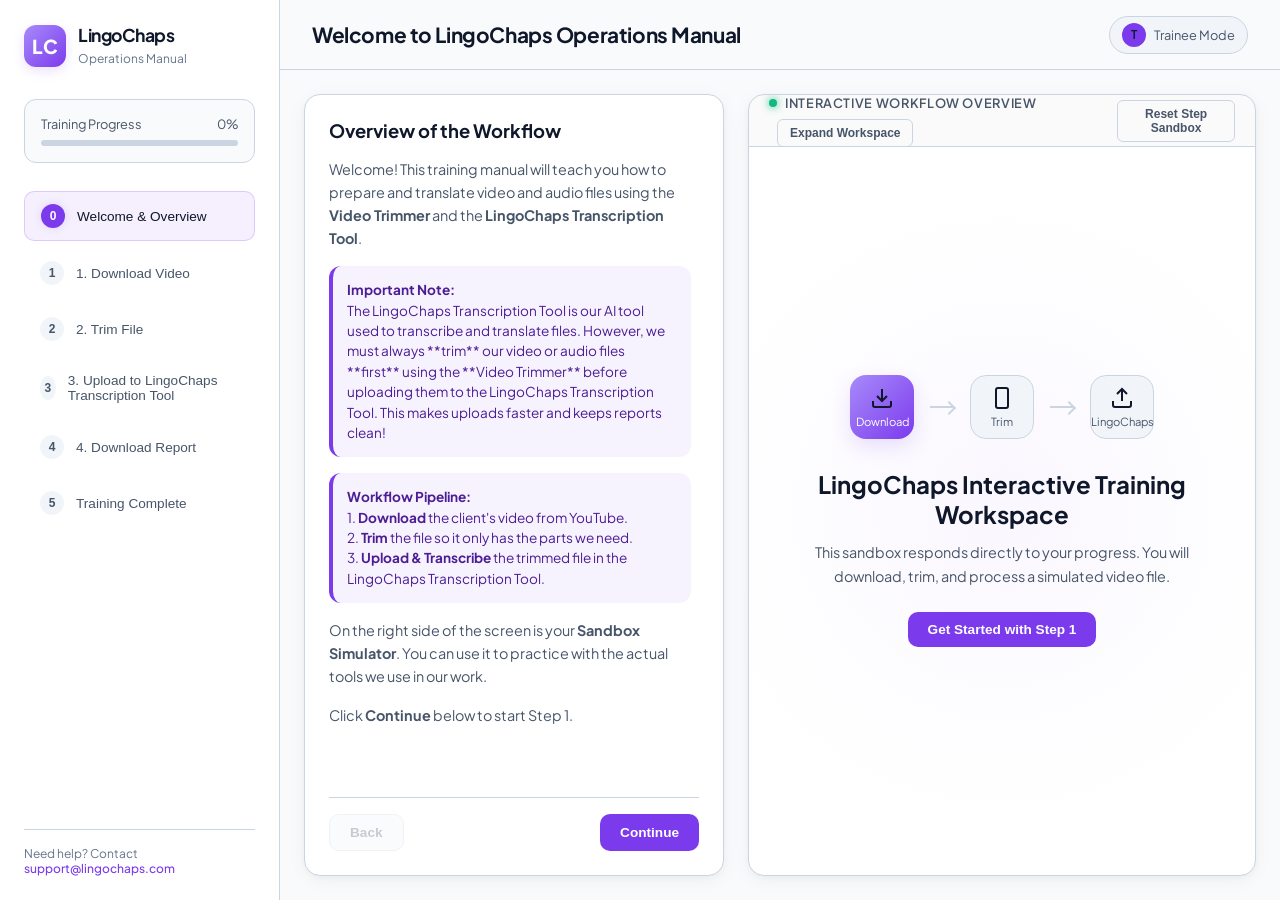
<file: index.html>
<!DOCTYPE html>
<html lang="en">
<head>
    <meta charset="UTF-8">
    <meta name="viewport" content="width=device-width, initial-scale=1.0">
    <title>LingoChaps - Interactive Operations Manual</title>
    <!-- Google Fonts -->
    <link rel="preconnect" href="https://fonts.googleapis.com">
    <link rel="preconnect" href="https://fonts.gstatic.com" crossorigin>
    <link href="https://fonts.googleapis.com/css2?family=Plus+Jakarta+Sans:wght@300;400;500;600;700;800&display=swap" rel="stylesheet">
    <!-- Main Style Sheet -->
    <link rel="stylesheet" href="style.css">
</head>
<body>
    <div class="app-container">
        <!-- Sidebar Navigation -->
        <aside class="sidebar">
            <div class="sidebar-header">
                <div class="logo-icon">LC</div>
                <div class="logo-text">
                    <h2>LingoChaps</h2>
                    <span>Operations Manual</span>
                </div>
            </div>
            
            <div class="progress-section">
                <div class="progress-info">
                    <span>Training Progress</span>
                    <span id="progress-percent">0%</span>
                </div>
                <div class="progress-bar-bg">
                    <div class="progress-bar-fill" id="progress-bar"></div>
                </div>
            </div>

            <nav class="nav-steps">
                <button class="nav-step active" data-step="0">
                    <span class="step-num">0</span>
                    <span class="step-title">Welcome &amp; Overview</span>
                </button>
                <button class="nav-step" data-step="1">
                    <span class="step-num">1</span>
                    <span class="step-title">1. Download Video</span>
                </button>
                <button class="nav-step" data-step="2">
                    <span class="step-num">2</span>
                    <span class="step-title">2. Trim File</span>
                </button>
                <button class="nav-step" data-step="3">
                    <span class="step-num">3</span>
                    <span class="step-title">3. Upload to LingoChaps Transcription Tool</span>
                </button>
                <button class="nav-step" data-step="4">
                    <span class="step-num">4</span>
                    <span class="step-title">4. Download Report</span>
                </button>
                <button class="nav-step" data-step="5">
                    <span class="step-num">5</span>
                    <span class="step-title">Training Complete</span>
                </button>
            </nav>
            
            <div class="sidebar-footer">
                <p>Need help? Contact</p>
                <a href="mailto:support@lingochaps.com">support@lingochaps.com</a>
            </div>
        </aside>

        <!-- Main Content Area -->
        <main class="main-content">
            <!-- Top Navbar -->
            <header class="top-navbar">
                <h1 id="page-title">Operations Manual</h1>
                <div class="header-actions">
                    <div class="user-badge">
                        <span class="avatar">T</span>
                        <span class="username">Trainee Mode</span>
                    </div>
                </div>
            </header>

            <!-- Grid Layout: Left is instructions, Right is Sandbox Simulator -->
            <div class="workspace-grid">
                <!-- Instruction Panel -->
                <div class="card instruction-panel">
                    <div class="instruction-content" id="instruction-text">
                        <!-- Content injected by JavaScript -->
                    </div>
                    
                    <div class="instruction-nav-buttons">
                        <button id="prev-btn" class="btn btn-secondary" disabled>Back</button>
                        <button id="next-btn" class="btn btn-primary">Continue</button>
                    </div>
                </div>

                <!-- Sandbox Simulator Panel -->
                <div class="card sandbox-panel">
                    <div class="sandbox-header">
                        <div class="sandbox-status" style="display:flex; align-items:center; gap:8px; flex-wrap:wrap;">
                            <span class="pulse-indicator"></span>
                            <span id="sandbox-title">Interactive Training Sandbox</span>
                            <button class="btn btn-sm btn-outline" id="toggle-layout-btn" style="margin-left: 8px;">Expand Workspace</button>
                        </div>
                        <div class="sandbox-actions">
                            <button class="btn btn-sm btn-outline" id="reset-sandbox-btn">Reset Step Sandbox</button>
                        </div>
                    </div>
                    
                    <div class="sandbox-body" id="sandbox-view">
                        <!-- Interactive views injected here -->
                    </div>
                </div>
            </div>
        </main>
    </div>

    <!-- Modals / Extra overlays can be injected here -->
    <div id="toast" class="toast"></div>

    <!-- Application Script -->
    <script src="app.js"></script>
</body>
</html>
</file>
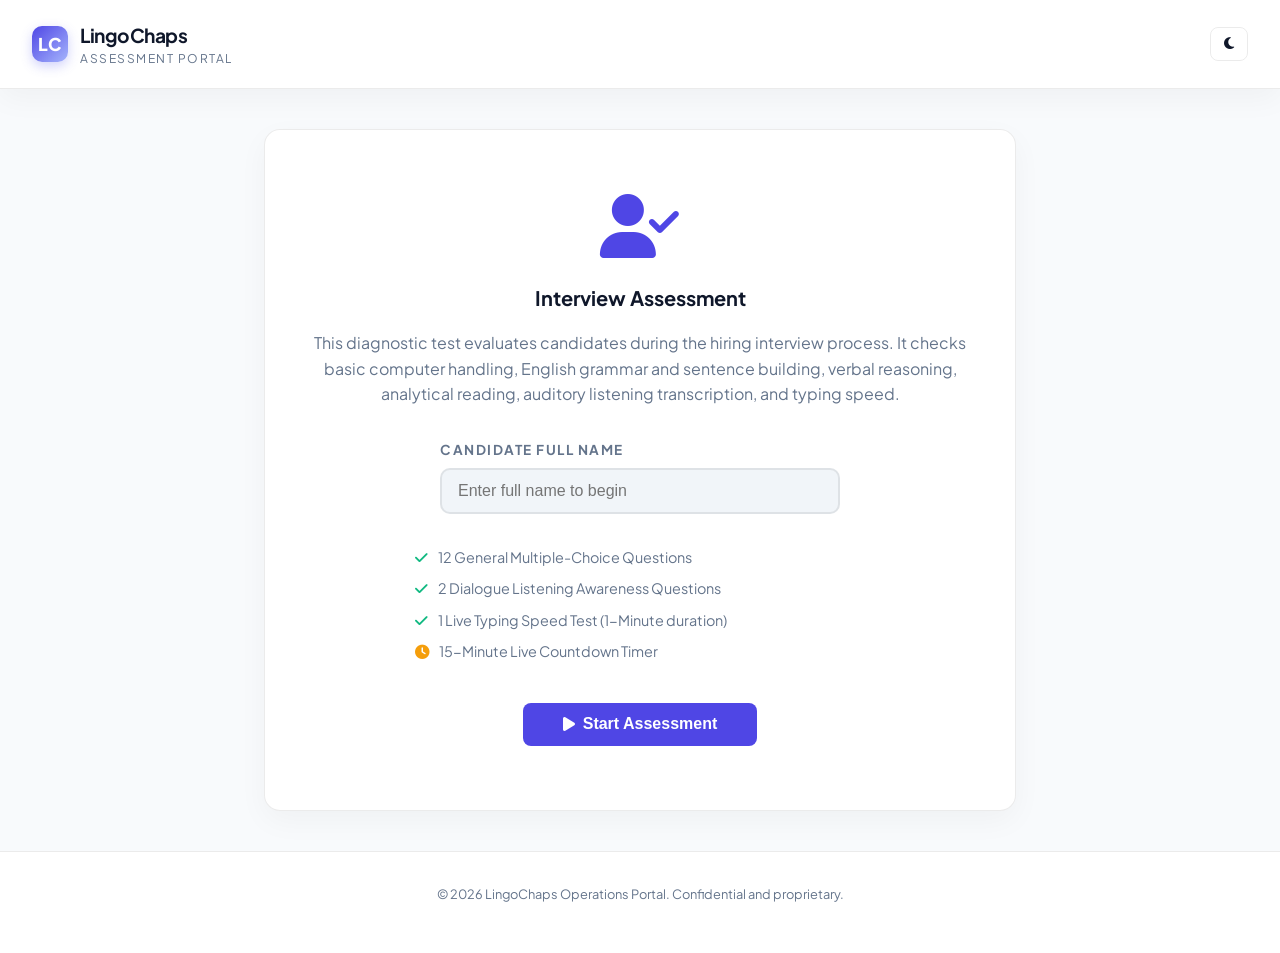
<file: assessment.html>
<!DOCTYPE html>
<html lang="en">

<head>
    <meta charset="UTF-8">
    <meta name="viewport" content="width=device-width, initial-scale=1.0">
    <title>LingoChaps - Skills Assessment Test</title>
    <!-- Google Fonts -->
    <link rel="preconnect" href="https://fonts.googleapis.com">
    <link rel="preconnect" href="https://fonts.gstatic.com" crossorigin>
    <link
        href="https://fonts.googleapis.com/css2?family=Plus+Jakarta+Sans:wght@300;400;500;600;700;800&family=JetBrains+Mono:wght@400;500;700&display=swap"
        rel="stylesheet">
    <!-- FontAwesome for icons -->
    <link rel="stylesheet" href="https://cdnjs.cloudflare.com/ajax/libs/font-awesome/6.4.0/css/all.min.css">

    <style>
        :root {
            --primary: #4f46e5;
            --primary-hover: #3730a3;
            --secondary: #10b981;
            --danger: #ef4444;
            --warning: #f59e0b;
            --bg-main: #f8fafc;
            --bg-card: #ffffff;
            --bg-well: #f1f5f9;
            --border: rgba(0, 0, 0, 0.08);
            --text-main: #0f172a;
            --text-muted: #64748b;
            --font-mono: 'JetBrains Mono', monospace;
            --shadow: 0 10px 30px rgba(0, 0, 0, 0.04);
            --text-white: #ffffff;
        }

        body.dark-theme {
            --primary: #6366f1;
            --primary-hover: #4f46e5;
            --secondary: #10b981;
            --danger: #ef4444;
            --warning: #f59e0b;
            --bg-main: #0f172a;
            --bg-card: #1e293b;
            --bg-well: #0b0f19;
            --border: rgba(255, 255, 255, 0.08);
            --text-main: #f1f5f9;
            --text-muted: #94a3b8;
            --shadow: 0 10px 30px rgba(0, 0, 0, 0.2);
            --text-white: #ffffff;
        }

        * {
            box-sizing: border-box;
            margin: 0;
            padding: 0;
        }

        body {
            font-family: 'Plus Jakarta Sans', sans-serif;
            background-color: var(--bg-main);
            color: var(--text-main);
            line-height: 1.6;
            min-height: 100vh;
            display: flex;
            flex-direction: column;
            transition: background-color 0.3s, color 0.3s;
        }

        /* HEADER */
        header.nav-header {
            display: flex;
            justify-content: space-between;
            align-items: center;
            padding: 1.25rem 2rem;
            background-color: var(--bg-card);
            border-bottom: 1px solid var(--border);
            position: sticky;
            top: 0;
            z-index: 100;
            box-shadow: var(--shadow);
        }

        .brand {
            display: flex;
            align-items: center;
            gap: 0.75rem;
        }

        .brand-logo {
            background: linear-gradient(135deg, var(--primary) 0%, #a5b4fc 100%);
            color: #fff;
            font-weight: 800;
            width: 36px;
            height: 36px;
            border-radius: 10px;
            display: flex;
            align-items: center;
            justify-content: center;
            font-size: 1.1rem;
            box-shadow: 0 4px 12px rgba(99, 102, 241, 0.3);
        }

        .brand-text h1 {
            font-size: 1.2rem;
            font-weight: 700;
            letter-spacing: -0.5px;
        }

        .brand-text span {
            font-size: 0.75rem;
            color: var(--text-muted);
            text-transform: uppercase;
            letter-spacing: 1.5px;
            display: block;
            margin-top: -2px;
        }

        .btn {
            background-color: var(--primary);
            color: #fff;
            border: none;
            padding: 0.6rem 1.25rem;
            border-radius: 8px;
            font-weight: 600;
            font-size: 0.85rem;
            cursor: pointer;
            display: inline-flex;
            align-items: center;
            gap: 0.5rem;
            transition: all 0.2s ease;
            text-decoration: none;
        }

        .btn:hover {
            background-color: var(--primary-hover);
            transform: translateY(-1px);
        }

        .btn-secondary {
            background-color: transparent;
            border: 1px solid var(--border);
            color: var(--text-main);
        }

        .btn-secondary:hover {
            background-color: var(--bg-well);
            border-color: var(--text-muted);
        }

        /* CONTAINER */
        .container {
            max-width: 800px;
            width: 100%;
            margin: 2.5rem auto;
            padding: 0 1.5rem;
            flex: 1;
        }

        /* ASSESSMENT CENTER STYLING */
        .assessment-card {
            background-color: var(--bg-card);
            border: 1px solid var(--border);
            border-radius: 16px;
            padding: 2.5rem;
            box-shadow: var(--shadow);
            animation: fadeIn 0.4s ease-out forwards;
        }

        @keyframes fadeIn {
            from {
                opacity: 0;
                transform: translateY(10px);
            }

            to {
                opacity: 1;
                transform: translateY(0);
            }
        }

        .assessment-header {
            display: flex;
            justify-content: space-between;
            align-items: center;
            margin-bottom: 2rem;
            border-bottom: 1px solid var(--border);
            padding-bottom: 1rem;
        }

        .timer-container {
            display: flex;
            align-items: center;
            gap: 10px;
            font-size: 1.1rem;
            font-weight: 700;
            color: var(--warning);
            background-color: rgba(245, 158, 11, 0.08);
            border: 1px solid rgba(245, 158, 11, 0.2);
            padding: 6px 16px;
            border-radius: 20px;
        }

        .timer-container.danger {
            color: var(--danger);
            background-color: rgba(239, 68, 68, 0.08);
            border-color: rgba(239, 68, 68, 0.2);
            animation: pulse-border 1s infinite alternate;
        }

        @keyframes pulse-border {
            from {
                border-color: rgba(239, 68, 68, 0.2);
            }

            to {
                border-color: var(--danger);
            }
        }

        .quiz-intro {
            text-align: center;
            padding: 1.5rem 0;
        }

        .quiz-intro i.big-icon {
            font-size: 4rem;
            color: var(--primary);
            margin-bottom: 1.5rem;
            display: block;
        }

        h3 {
            font-size: 1.25rem;
            font-weight: 700;
            margin-bottom: 1rem;
            color: var(--text-main);
        }

        p {
            color: var(--text-muted);
            margin-bottom: 1rem;
        }

        /* Options cards */
        .options-list {
            list-style: none;
            margin-bottom: 2rem;
            display: flex;
            flex-direction: column;
            gap: 10px;
        }

        .option-item {
            background-color: var(--bg-card);
            border: 1px solid var(--border);
            border-radius: 10px;
            padding: 14px 18px;
            cursor: pointer;
            transition: 0.2s;
            display: flex;
            align-items: center;
            gap: 12px;
            font-size: 0.95rem;
        }

        .option-item:hover {
            border-color: var(--text-muted);
            background-color: var(--bg-well);
        }

        .option-item.selected {
            border-color: var(--primary);
            background-color: rgba(79, 70, 229, 0.08);
            color: var(--primary);
            font-weight: 600;
        }

        .option-radio-dot {
            width: 16px;
            height: 16px;
            border: 2px solid var(--border);
            border-radius: 50%;
            display: inline-block;
            position: relative;
            flex-shrink: 0;
        }

        .option-item.selected .option-radio-dot {
            border-color: var(--primary);
        }

        .option-item.selected .option-radio-dot::after {
            content: '';
            width: 8px;
            height: 8px;
            background-color: var(--primary);
            border-radius: 50%;
            position: absolute;
            top: 50%;
            left: 50%;
            transform: translate(-50%, -50%);
        }

        /* Keyboard Keys */
        kbd {
            background-color: var(--bg-well);
            border: 1px solid var(--border);
            border-radius: 5px;
            box-shadow: 0 2px 0 var(--border);
            color: var(--text-main);
            display: inline-block;
            font-family: var(--font-mono);
            font-size: 0.75rem;
            font-weight: 700;
            line-height: 1;
            padding: 4px 7px;
            margin: 0 2px;
        }

        /* Typing Test Box */
        .typing-display {
            background-color: var(--bg-well);
            padding: 1.25rem;
            border-radius: 8px;
            border: 1px solid var(--border);
            font-family: var(--font-mono);
            font-size: 0.95rem;
            margin-bottom: 1.5rem;
            line-height: 1.6;
            white-space: pre-wrap;
            user-select: none;
        }

        .typing-display span {
            transition: background 0.1s;
        }

        .typing-char-correct {
            color: var(--secondary);
            background-color: rgba(16, 185, 129, 0.1);
        }

        .typing-char-incorrect {
            color: var(--danger);
            background-color: rgba(239, 68, 68, 0.2);
            text-decoration: underline;
        }

        .typing-char-current {
            background-color: rgba(99, 102, 241, 0.3);
            border-bottom: 2px solid var(--primary);
        }

        .typing-textarea {
            width: 100%;
            background-color: var(--bg-well);
            border: 2px solid var(--border);
            border-radius: 8px;
            color: var(--text-main);
            padding: 12px;
            font-family: var(--font-mono);
            font-size: 0.95rem;
            resize: none;
            height: 100px;
            outline: none;
            transition: border-color 0.2s;
        }

        .typing-textarea:focus {
            border-color: var(--primary);
        }

        .typing-metrics {
            display: flex;
            gap: 20px;
            margin-top: 10px;
            font-size: 0.9rem;
            color: var(--text-muted);
        }

        .typing-metric-val {
            font-weight: 700;
            color: var(--text-main);
        }

        /* Audio Listening widget */
        .audio-test-container {
            display: flex;
            align-items: center;
            gap: 1.5rem;
            background-color: var(--bg-well);
            padding: 1.5rem;
            border-radius: 12px;
            border: 1px solid var(--border);
            margin-bottom: 1.5rem;
        }

        .audio-play-btn {
            width: 54px;
            height: 54px;
            background-color: var(--primary);
            border: none;
            border-radius: 50%;
            color: var(--text-white);
            font-size: 1.4rem;
            cursor: pointer;
            display: flex;
            align-items: center;
            justify-content: center;
            transition: all 0.2s;
            box-shadow: 0 4px 12px rgba(79, 70, 229, 0.2);
        }

        .audio-play-btn:hover {
            transform: scale(1.05);
            background-color: var(--primary-hover);
        }

        .audio-play-btn.playing {
            animation: pulse-audio 1.2s infinite;
        }

        @keyframes pulse-audio {
            0% {
                box-shadow: 0 0 0 0 rgba(99, 102, 241, 0.6);
            }

            70% {
                box-shadow: 0 0 0 15px rgba(99, 102, 241, 0);
            }

            100% {
                box-shadow: 0 0 0 0 rgba(99, 102, 241, 0);
            }
        }

        /* Stepper navigation */
        .stepper-progress {
            display: flex;
            justify-content: space-between;
            align-items: center;
            margin-bottom: 1.5rem;
        }

        .stepper-dots {
            display: flex;
            gap: 8px;
        }

        .stepper-dot {
            width: 10px;
            height: 10px;
            border-radius: 50%;
            background-color: var(--border);
            transition: 0.3s;
        }

        .stepper-dot.active {
            background-color: var(--primary);
            transform: scale(1.25);
        }

        .stepper-dot.completed {
            background-color: var(--secondary);
        }

        /* Badge/Label */
        .naming-badge {
            font-family: var(--font-mono);
            font-weight: 700;
            color: #f472b6;
            background-color: rgba(244, 114, 182, 0.08);
            padding: 2px 6px;
            border-radius: 4px;
            border: 1px solid rgba(244, 114, 182, 0.2);
            font-size: 0.95rem;
        }

        /* Results dashboard */
        .results-container {
            display: flex;
            flex-direction: column;
            gap: 2rem;
        }

        .results-dashboard-grid {
            display: grid;
            grid-template-columns: 1fr 2fr;
            gap: 2rem;
        }

        @media (max-width: 650px) {
            .results-dashboard-grid {
                grid-template-columns: 1fr;
            }
        }

        .score-circle-card {
            background-color: var(--bg-card);
            border: 1px solid var(--border);
            border-radius: 16px;
            padding: 2rem;
            display: flex;
            flex-direction: column;
            align-items: center;
            justify-content: center;
            text-align: center;
            box-shadow: var(--shadow);
        }

        .circular-meter {
            position: relative;
            width: 150px;
            height: 150px;
            margin-bottom: 1.5rem;
        }

        .circular-meter svg {
            width: 100%;
            height: 100%;
            transform: rotate(-90deg);
        }

        .circular-meter circle {
            fill: none;
            stroke-width: 10;
        }

        .circular-meter .meter-bg {
            stroke: var(--border);
        }

        .circular-meter .meter-fill {
            stroke: var(--primary);
            stroke-linecap: round;
            transition: stroke-dashoffset 1s ease-out;
        }

        .meter-text {
            position: absolute;
            top: 50%;
            left: 50%;
            transform: translate(-50%, -50%);
            font-size: 2rem;
            font-weight: 800;
            color: var(--text-main);
        }

        .result-badge {
            display: inline-block;
            padding: 6px 18px;
            border-radius: 20px;
            font-weight: 700;
            font-size: 0.9rem;
            text-transform: uppercase;
        }

        .result-badge.pass {
            background-color: rgba(16, 185, 129, 0.1);
            color: var(--secondary);
            border: 1px solid rgba(16, 185, 129, 0.2);
        }

        .result-badge.fail {
            background-color: rgba(239, 68, 68, 0.1);
            color: var(--danger);
            border: 1px solid rgba(239, 68, 68, 0.2);
        }

        .bar-chart-card {
            background-color: var(--bg-card);
            border: 1px solid var(--border);
            border-radius: 16px;
            padding: 2rem;
            box-shadow: var(--shadow);
        }

        .bar-item {
            margin-bottom: 1.25rem;
        }

        .bar-item-header {
            display: flex;
            justify-content: space-between;
            font-size: 0.85rem;
            color: var(--text-muted);
            margin-bottom: 4px;
        }

        .bar-track {
            height: 8px;
            background-color: var(--border);
            border-radius: 4px;
            overflow: hidden;
        }

        .bar-fill {
            height: 100%;
            background-color: var(--primary);
            border-radius: 4px;
            transition: width 1s ease-out;
        }

        .review-box {
            border: 1px solid var(--border);
            border-radius: 12px;
            padding: 1.5rem;
            margin-top: 1rem;
            background-color: var(--bg-well);
            text-align: left;
        }

        .review-header-line {
            display: flex;
            justify-content: space-between;
            align-items: center;
            font-weight: 700;
            margin-bottom: 8px;
        }

        .review-badge {
            font-size: 0.75rem;
            font-weight: 800;
            padding: 2px 8px;
            border-radius: 4px;
            text-transform: uppercase;
        }

        .review-badge.correct {
            background-color: rgba(16, 185, 129, 0.1);
            color: var(--secondary);
        }

        .review-badge.incorrect {
            background-color: rgba(239, 68, 68, 0.1);
            color: var(--danger);
        }

        /* Footer */
        footer {
            text-align: center;
            padding: 2rem;
            font-size: 0.8rem;
            color: var(--text-muted);
            border-top: 1px solid var(--border);
            background-color: var(--bg-card);
            margin-top: auto;
        }
    </style>
</head>

<body>

    <!-- Top Navigation Header -->
    <header class="nav-header">
        <div class="brand">
            <div class="brand-logo">LC</div>
            <div class="brand-text">
                <h1>LingoChaps</h1>
                <span>Assessment Portal</span>
            </div>
        </div>
        <div>
            <button class="btn btn-secondary" id="theme-toggle-btn" title="Toggle Light/Dark Theme"
                style="padding: 0.6rem 0.8rem;"><i class="fas fa-moon"></i></button>
        </div>
    </header>

    <!-- Main Container -->
    <div class="container">
        <div class="assessment-card">
            <!-- TIMER BAR (Hidden in intro and results) -->
            <div id="quiz-timer-bar" class="assessment-header" style="display: none;">
                <span id="quiz-question-num" style="font-weight: 700;">Question 1 of 15</span>
                <div class="timer-container" id="quiz-timer-box">
                    <i class="far fa-clock"></i> <span id="quiz-timer-text">15:00</span>
                </div>
            </div>

            <!-- STEPPER INDICATORS (Hidden in intro and results) -->
            <div id="quiz-stepper" class="stepper-progress" style="display: none;">
                <div class="stepper-dots" id="quiz-stepper-dots">
                    <!-- Injected by JS -->
                </div>
                <span id="quiz-category-tag" class="naming-badge" style="font-size: 0.75rem;">Category</span>
            </div>

            <!-- INTRO SCREEN -->
            <div id="quiz-intro-screen" class="quiz-intro">
                <i class="fas fa-user-check big-icon"></i>
                <h3 style="margin-top: 0;">Interview Assessment</h3>
                <p style="margin-bottom: 2rem;">This diagnostic test evaluates candidates during the hiring interview
                    process. It checks basic computer handling, English grammar and sentence building, verbal reasoning,
                    analytical reading, auditory listening transcription, and typing speed.</p>

                <div style="max-width: 400px; margin: 0 auto 2rem; text-align: left;">
                    <label for="candidate-name"
                        style="font-weight: 700; font-size: 0.85rem; text-transform: uppercase; letter-spacing: 1.5px; color: var(--text-muted); display: block; margin-bottom: 8px;">Candidate
                        Full Name</label>
                    <input type="text" id="candidate-name" placeholder="Enter full name to begin" required
                        style="width: 100%; padding: 12px 16px; border: 2px solid var(--border); border-radius: 10px; background-color: var(--bg-well); color: var(--text-main); font-size: 1rem; outline: none; transition: border-color 0.2s;"
                        oninput="this.style.borderColor = this.value.trim() ? 'var(--primary)' : 'var(--border)';">
                </div>

                <div
                    style="font-size: 0.9rem; margin-bottom: 1.5rem; text-align: left; max-width: 450px; margin-left: auto; margin-right: auto; color: var(--text-muted);">
                    <div style="margin-bottom: 8px;"><i class="fas fa-check"
                            style="color: var(--secondary); margin-right: 8px;"></i> 12 General Multiple-Choice
                        Questions</div>
                    <div style="margin-bottom: 8px;"><i class="fas fa-check"
                            style="color: var(--secondary); margin-right: 8px;"></i> 2 Dialogue Listening Awareness
                        Questions</div>
                    <div style="margin-bottom: 8px;"><i class="fas fa-check"
                            style="color: var(--secondary); margin-right: 8px;"></i> 1 Live Typing Speed Test (1-Minute
                        duration)</div>
                    <div style="margin-bottom: 8px;"><i class="fas fa-clock"
                            style="color: var(--warning); margin-right: 8px;"></i> 15-Minute Live Countdown Timer</div>
                </div>

                <!-- Fixed timer starts automatically -->
                <button class="btn" id="start-quiz-btn"
                    style="padding: 0.8rem 2.5rem; font-size: 1rem; margin-top: 1rem;"><i class="fas fa-play"></i> Start
                    Assessment</button>
            </div>

            <!-- RUNNING QUESTION VIEW -->
            <div id="quiz-question-screen" style="display: none;">
                <!-- Heading of category -->
                <h3 id="quiz-question-title"
                    style="margin-top: 0; margin-bottom: 1rem; font-size: 1.15rem; color: var(--text-main);">Question
                    Title</h3>
                <p id="quiz-question-text" style="font-size: 1rem; margin-bottom: 1.5rem; color: var(--text-muted);">
                    Question text goes here...</p>

                <!-- Options block (Radio cards) -->
                <ul class="options-list" id="quiz-options-list">
                    <!-- Injected by JS -->
                </ul>

                <!-- Interactive typing test block -->
                <div id="quiz-typing-block" style="display: none;">
                    <div class="typing-display" id="quiz-typing-display">Target text for typing...</div>
                    <textarea class="typing-textarea" id="quiz-typing-textarea"
                        placeholder="Start typing the text above exactly as shown..."></textarea>
                    <div class="typing-metrics">
                        <span>Speed: <span class="typing-metric-val" id="quiz-typing-wpm">0</span> WPM</span>
                        <span>Accuracy: <span class="typing-metric-val" id="quiz-typing-accuracy">100%</span></span>
                        <span id="quiz-typing-timer-container" style="margin-left: auto; display: flex; align-items: center; gap: 6px; transition: color 0.3s;">
                            <i class="far fa-clock"></i> Time Left: <span class="typing-metric-val" id="quiz-typing-timer">60s</span>
                        </span>
                    </div>
                </div>

                <!-- Interactive listening test block -->
                <div id="quiz-listening-block" style="display: none;">
                    <div class="audio-test-container">
                        <button class="audio-play-btn" id="quiz-audio-btn"><i class="fas fa-play"></i></button>
                        <div>
                            <h4 style="color: var(--text-main); font-size: 0.95rem; margin-bottom: 4px;">Audio Player
                                Simulator</h4>
                            <p style="font-size:0.8rem; color: var(--text-muted); margin:0;">Click to play the
                                conversation. Listen carefully to the speakers and answer the question below.</p>
                        </div>
                    </div>
                </div>

                <!-- Stepper navigation buttons -->
                <div
                    style="margin-top: 2rem; border-top: 1px solid var(--border); padding-top: 1.5rem; display: flex; justify-content: space-between;">
                    <button id="quiz-prev-btn" class="btn btn-secondary">Back</button>
                    <button id="quiz-next-btn" class="btn">Next <i class="fas fa-chevron-right"></i></button>
                </div>
            </div>

            <!-- RESULTS SCREEN -->
            <div id="quiz-results-screen" style="display: none;" class="results-container">
                <h3 style="margin-top: 0; text-align: center; font-size: 1.5rem;">Diagnostic Assessment Complete</h3>

                <div class="results-dashboard-grid">
                    <!-- Left: Score circle -->
                    <div class="score-circle-card">
                        <div class="circular-meter">
                            <svg>
                                <circle class="meter-bg" cx="75" cy="75" r="65"></circle>
                                <circle class="meter-fill" id="results-meter-fill" cx="75" cy="75" r="65"
                                    stroke-dasharray="408.4" stroke-dashoffset="408.4"></circle>
                            </svg>
                            <div class="meter-text" id="results-score-percent">0%</div>
                        </div>
                        <div id="results-badge" class="result-badge pass">PASS</div>
                        <p style="font-size: 0.8rem; color: var(--text-muted); margin-top: 1rem; margin-bottom: 0;"
                            id="results-grade-text">Great job! You possess strong overall core knowledge.</p>
                    </div>

                    <!-- Right: Category breakdown -->
                    <div class="bar-chart-card">
                        <h4 style="margin-top: 0; margin-bottom: 1.25rem; font-size: 1.05rem; color: var(--text-main);">
                            Competency Strengths</h4>

                        <div class="bar-item">
                            <div class="bar-item-header">
                                <span>Basic Computer Handling & Literacy</span>
                                <span id="score-val-computer">0/2</span>
                            </div>
                            <div class="bar-track">
                                <div class="bar-fill" id="bar-fill-computer" style="width: 0%;"></div>
                            </div>
                        </div>

                        <div class="bar-item">
                            <div class="bar-item-header">
                                <span>English Grammar & Vocabulary</span>
                                <span id="score-val-verbal">0/6</span>
                            </div>
                            <div class="bar-track">
                                <div class="bar-fill" id="bar-fill-verbal" style="width: 0%;"></div>
                            </div>
                        </div>

                        <div class="bar-item">
                            <div class="bar-item-header">
                                <span>Logical Reasoning & Reading</span>
                                <span id="score-val-reading">0/4</span>
                            </div>
                            <div class="bar-track">
                                <div class="bar-fill" id="bar-fill-reading" style="width: 0%;"></div>
                            </div>
                        </div>

                        <div class="bar-item">
                            <div class="bar-item-header">
                                <span>Auditory Listening & Awareness</span>
                                <span id="score-val-listening">0/2</span>
                            </div>
                            <div class="bar-track">
                                <div class="bar-fill" id="bar-fill-listening" style="width: 0%;"></div>
                            </div>
                        </div>

                        <div class="bar-item" style="margin-bottom: 0;">
                            <div class="bar-item-header">
                                <span>Typing Performance</span>
                                <span id="score-val-typing">0 WPM / 0% Acc</span>
                            </div>
                            <div class="bar-track">
                                <div class="bar-fill" id="bar-fill-typing" style="width: 0%;"></div>
                            </div>
                        </div>
                    </div>
                </div>

                <!-- Review list -->
                <div>
                    <h4
                        style="margin-bottom: 1rem; border-bottom: 1px solid var(--border); padding-bottom: 0.5rem; color: var(--text-main); text-align: left;">
                        Detailed Answer Review</h4>
                    <div id="results-review-container">
                        <!-- Injected by JS -->
                    </div>
                </div>

                <div style="text-align: center; margin-top: 1rem;">
                    <button class="btn" id="restart-quiz-btn"><i class="fas fa-redo"></i> Retake Assessment</button>
                </div>
            </div>
        </div>
    </div>

    <!-- Footer -->
    <footer>
        <p>&copy; 2026 LingoChaps Operations Portal. Confidential and proprietary.</p>
    </footer>

    <!-- Application Script for Tab Switching & Print Trigger -->
    <script>
        // --- GOOGLE SHEETS INTEGRATION URL ---
        const GOOGLE_SCRIPT_URL = "https://script.google.com/macros/s/AKfycbxJUsEu1g6n4kj5DtSr30DZ0nSagtqsn-1_mXUjFnXtpbcnHPDW9T8IJnKkw0ZbGPY0/exec"; // Paste your Google Apps Script Web App URL here

        // --- ASSESSMENT TEST LOGIC ---
        const quizQuestions = [
            {
                id: 0,
                category: "computer",
                title: "Basic Computer Handling & Shortcuts",
                question: "Which keyboard shortcut is universally used to copy selected text on a computer?",
                options: [
                    "Ctrl + C (or Cmd + C on Mac)",
                    "Ctrl + V (or Cmd + V on Mac)",
                    "Ctrl + X (or Cmd + X on Mac)",
                    "Ctrl + Z (or Cmd + Z on Mac)"
                ],
                correct: 0,
                explanation: "Ctrl + C is the universal shortcut to copy selected items or text, whereas Ctrl + V is used to paste."
            },
            {
                id: 1,
                category: "computer",
                title: "Basic Computer Handling & Navigation",
                question: "When searching for a specific word on a webpage or document, which shortcut key should you use?",
                options: [
                    "Ctrl + P (or Cmd + P on Mac)",
                    "Ctrl + H (or Cmd + H on Mac)",
                    "Ctrl + F (or Cmd + F on Mac)",
                    "Ctrl + N (or Cmd + N on Mac)"
                ],
                correct: 2,
                explanation: "Ctrl + F opens the search dialog box, which allows you to find words in the current view."
            },
            {
                id: 2,
                category: "verbal",
                title: "English Sentence Filling & Grammar",
                question: "Identify the word that best completes the sentence: 'She _______ to the local store yesterday to buy some groceries.'",
                options: [
                    "go",
                    "went",
                    "going",
                    "gone"
                ],
                correct: 1,
                explanation: "The sentence describes a completed past action ('yesterday'), so the past tense form 'went' is required."
            },
            {
                id: 3,
                category: "verbal",
                title: "English Spelling & Vocabulary",
                question: "Which of the following common English words is spelled correctly?",
                options: [
                    "Recieve",
                    "Tomorow",
                    "Separate",
                    "Goverment"
                ],
                correct: 2,
                explanation: "The correct spelling is 'Separate'. The other options are misspelled."
            },
            {
                id: 4,
                category: "verbal",
                title: "English Vocabulary & Usage",
                question: "Choose the word that is the direct opposite (antonym) in meaning to the word 'large':",
                options: [
                    "Small",
                    "Huge",
                    "Wide",
                    "Heavy"
                ],
                correct: 0,
                explanation: "'Small' is the direct opposite of 'large', whereas 'huge' is a synonym."
            },
            {
                id: 5,
                category: "verbal",
                title: "English Sentence Filling & Grammar",
                question: "Identify the word that best completes the sentence: 'The colorful flowers in the garden _______ beautiful after the morning rain.'",
                options: [
                    "look",
                    "looks",
                    "looking",
                    "was"
                ],
                correct: 0,
                explanation: "Since 'flowers' is a plural subject, it requires the plural verb form 'look'."
            },
            {
                id: 6,
                category: "verbal",
                title: "English Grammar & Tenses",
                question: "Choose the correct phrase to fill in the blank: 'By the time the office opens tomorrow morning, she _______ the preparation work.'",
                options: [
                    "will finish",
                    "will have finished",
                    "finishes",
                    "has finished"
                ],
                correct: 1,
                explanation: "The future perfect tense ('will have finished') is used to describe an action that will be completed before another point in the future."
            },
            {
                id: 7,
                category: "verbal",
                title: "English Grammar & Prepositions",
                question: "Choose the correct word to fill in the blank: 'The supervisor was highly satisfied _______ the performance of the new recruits.'",
                options: [
                    "with",
                    "at",
                    "for",
                    "about"
                ],
                correct: 0,
                explanation: "The adjective 'satisfied' is traditionally paired with the preposition 'with' when describing contentment with a result."
            },
            {
                id: 8,
                category: "reading",
                title: "Logical Reasoning & Number Patterns",
                question: "Identify the next number in this sequence: 3, 7, 15, 31, _______.",
                options: [
                    "45",
                    "58",
                    "63",
                    "65"
                ],
                correct: 2,
                explanation: "The pattern doubles the preceding number and adds 1: (3 * 2) + 1 = 7; (7 * 2) + 1 = 15; (15 * 2) + 1 = 31. The next term is (31 * 2) + 1 = 63."
            },
            {
                id: 9,
                category: "reading",
                title: "Logical Reasoning & Alphabet Patterns",
                question: "Identify the next letter in this simple alphabetical sequence: A, C, E, G, _______.",
                options: [
                    "H",
                    "I",
                    "J",
                    "K"
                ],
                correct: 1,
                explanation: "The sequence skips every other letter in the alphabet: A (skip B) C (skip D) E (skip F) G (skip H) I."
            },
            {
                id: 10,
                category: "reading",
                title: "Reading Comprehension & Context",
                question: "Read the passage carefully:\n\n'Effective communication is the key to successful teamwork. When team members share project updates clearly, goals are met on time, avoiding unnecessary delays.'\n\nAccording to the passage, what is the result of clear updates?",
                options: [
                    "Higher project costs",
                    "Longer working hours",
                    "Goals are met on time",
                    "Purchase of faster computers"
                ],
                correct: 2,
                explanation: "The passage explicitly states that clear updates ensure that 'goals are met on time'."
            },
            {
                id: 11,
                category: "reading",
                title: "Reading Verification & Error Detection",
                question: "Identify the grammatical error in this sentence: 'They has gone to the park early this morning.'",
                options: [
                    "'They has' should be 'They have'",
                    "'went' should be used instead of 'gone'",
                    "'early' should be 'earlier'",
                    "There is no error in the sentence"
                ],
                correct: 0,
                explanation: "'They' is a plural subject and requires the plural auxiliary verb 'have' (i.e., 'They have gone')."
            },
            {
                id: 12,
                category: "listening",
                title: "Auditory Listening & Awareness (Question 1)",
                question: "Listen to the dialogue played by the Audio Player. Which room did John book for the team?",
                options: [
                    "Room number two",
                    "Room number four",
                    "Room number ten",
                    "Room number twelve"
                ],
                correct: 1,
                explanation: "In the dialogue, John says: 'I booked room number four for the team.'"
            },
            {
                id: 13,
                category: "listening",
                title: "Auditory Listening & Awareness (Question 2)",
                question: "Listen to the dialogue played by the Audio Player. What time is the meeting scheduled to start?",
                options: [
                    "9:00 AM",
                    "10:00 AM",
                    "11:00 AM",
                    "12:00 PM"
                ],
                correct: 1,
                explanation: "In the dialogue, John states: 'The meeting will start at ten o'clock.'"
            },
            {
                id: 14,
                category: "typing",
                title: "Typing Speed and Accuracy Test",
                question: "Type the target paragraph exactly as shown below to measure your WPM and key stroke accuracy.",
                targetText: "Computers have become an essential part of our daily work lives. From writing simple emails to managing complex spreadsheets, being comfortable with a keyboard helps save time and boosts overall productivity. Taking your time to type accurately is often much better than rushing and making mistakes that require constant corrections."
            }
        ];

        let quizState = {
            active: false,
            candidateName: "",
            currentQuestionIdx: 0,
            selectedTimeLimit: 900, // Fixed 15 minutes (900 seconds)
            timerInterval: null,
            timeRemaining: 900,
            answers: {}, // index -> chosenIndex (or string for text inputs)
            typingStats: {
                wpm: 0,
                accuracy: 100,
                errors: 0,
                typedLength: 0
            }
        };

        // DOM elements
        const qTimerBar = document.getElementById('quiz-timer-bar');
        const qStepper = document.getElementById('quiz-stepper');
        const qIntroScreen = document.getElementById('quiz-intro-screen');
        const qQuestionScreen = document.getElementById('quiz-question-screen');
        const qResultsScreen = document.getElementById('quiz-results-screen');
        const qQuestionNum = document.getElementById('quiz-question-num');
        const qTimerText = document.getElementById('quiz-timer-text');
        const qTimerBox = document.getElementById('quiz-timer-box');
        const qCategoryTag = document.getElementById('quiz-category-tag');
        const qStepperDots = document.getElementById('quiz-stepper-dots');
        const qQuestionTitle = document.getElementById('quiz-question-title');
        const qQuestionText = document.getElementById('quiz-question-text');
        const qOptionsList = document.getElementById('quiz-options-list');
        const qTypingBlock = document.getElementById('quiz-typing-block');
        const qTypingDisplay = document.getElementById('quiz-typing-display');
        const qTypingTextarea = document.getElementById('quiz-typing-textarea');
        const qTypingWpm = document.getElementById('quiz-typing-wpm');
        const qTypingAccuracy = document.getElementById('quiz-typing-accuracy');
        const qListeningBlock = document.getElementById('quiz-listening-block');
        const qAudioBtn = document.getElementById('quiz-audio-btn');
        const qPrevBtn = document.getElementById('quiz-prev-btn');
        const qNextBtn = document.getElementById('quiz-next-btn');

        // Start button trigger
        document.getElementById('start-quiz-btn').addEventListener('click', startQuiz);
        // Next/Prev buttons
        qPrevBtn.addEventListener('click', prevQuestion);
        qNextBtn.addEventListener('click', nextQuestion);
        // Restart button
        document.getElementById('restart-quiz-btn').addEventListener('click', resetQuiz);

        function startQuiz() {
            const nameInput = document.getElementById('candidate-name');
            const candidateName = nameInput ? nameInput.value.trim() : '';
            if (!candidateName) {
                alert("Please enter your full name before starting the assessment.");
                if (nameInput) {
                    nameInput.focus();
                    nameInput.style.borderColor = 'var(--danger)';
                }
                return;
            }
            quizState.candidateName = candidateName;

            quizState.active = true;
            quizState.currentQuestionIdx = 0;
            quizState.timeRemaining = quizState.selectedTimeLimit;
            quizState.answers = {};
            quizState.typingStats = { wpm: 0, accuracy: 100, errors: 0, typedLength: 0 };

            qIntroScreen.style.display = 'none';
            qResultsScreen.style.display = 'none';
            qTimerBar.style.display = 'flex';
            qStepper.style.display = 'flex';
            qQuestionScreen.style.display = 'block';

            qTimerBox.classList.remove('danger');

            // Build stepper dots
            qStepperDots.innerHTML = '';
            quizQuestions.forEach((q, idx) => {
                const dot = document.createElement('div');
                dot.className = 'stepper-dot';
                dot.id = `stepper-dot-${idx}`;
                qStepperDots.appendChild(dot);
            });

            // Start Timer interval
            updateTimerDisplay();
            clearInterval(quizState.timerInterval);
            quizState.timerInterval = setInterval(() => {
                quizState.timeRemaining--;
                updateTimerDisplay();
                if (quizState.timeRemaining <= 0) {
                    clearInterval(quizState.timerInterval);
                    finishQuiz();
                }
            }, 1000);

            renderQuestion();
        }

        function updateTimerDisplay() {
            const minutes = Math.floor(quizState.timeRemaining / 60);
            const seconds = quizState.timeRemaining % 60;
            const text = `${minutes.toString().padStart(2, '0')}:${seconds.toString().padStart(2, '0')}`;
            qTimerText.textContent = text;

            if (quizState.timeRemaining < 60) {
                qTimerBox.classList.add('danger');
            } else {
                qTimerBox.classList.remove('danger');
            }
        }

        function renderQuestion() {
            const currentIdx = quizState.currentQuestionIdx;
            const q = quizQuestions[currentIdx];

            // Update stepper active classes
            quizQuestions.forEach((_, idx) => {
                const dot = document.getElementById(`stepper-dot-${idx}`);
                if (dot) {
                    dot.classList.remove('active');
                    dot.classList.remove('completed');
                    if (idx === currentIdx) {
                        dot.classList.add('active');
                    } else if (quizState.answers[idx] !== undefined) {
                        dot.classList.add('completed');
                    }
                }
            });

            // Set labels
            qQuestionNum.textContent = `Question ${currentIdx + 1} of ${quizQuestions.length}`;
            qCategoryTag.textContent = q.category.toUpperCase();
            qQuestionTitle.textContent = q.title;
            qQuestionText.textContent = q.question;

            // Back button visible state
            qPrevBtn.style.visibility = currentIdx === 0 ? 'hidden' : 'visible';

            // Next button text
            if (currentIdx === quizQuestions.length - 1) {
                qNextBtn.innerHTML = 'Finish <i class="fas fa-check-double"></i>';
            } else {
                qNextBtn.innerHTML = 'Next <i class="fas fa-chevron-right"></i>';
            }

            // Reset blocks
            qOptionsList.style.display = 'none';
            qTypingBlock.style.display = 'none';
            qListeningBlock.style.display = 'none';

            // Check category blocks
            if (q.category === 'typing') {
                qTypingBlock.style.display = 'block';
                setupTypingTest(q.targetText);
            } else {
                if (q.category === 'listening') {
                    qListeningBlock.style.display = 'block';
                    setupListeningTest();
                }

                // Show and render MCQ options
                qOptionsList.style.display = 'flex';
                qOptionsList.innerHTML = '';
                q.options.forEach((opt, oIdx) => {
                    const li = document.createElement('li');
                    li.className = 'option-item';
                    if (quizState.answers[currentIdx] === oIdx) {
                        li.classList.add('selected');
                    }
                    li.innerHTML = `<span class="option-radio-dot"></span> <span>${opt}</span>`;
                    li.addEventListener('click', () => {
                        document.querySelectorAll('.option-item').forEach(el => el.classList.remove('selected'));
                        li.classList.add('selected');
                        quizState.answers[currentIdx] = oIdx;

                        const dot = document.getElementById(`stepper-dot-${currentIdx}`);
                        if (dot) dot.classList.add('completed');
                    });
                    qOptionsList.appendChild(li);
                });
            }
        }

        // Typing logic
        let typingStartTime = null;
        let typingTimerInterval = null;
        let typingTimeRemaining = 60;
        let typingTimerStarted = false;

        function setupTypingTest(target) {
            typingStartTime = null;
            qTypingTextarea.value = quizState.answers[14] || '';
            qTypingTextarea.disabled = false;

            // Reset typing timer states
            clearInterval(typingTimerInterval);
            typingTimerInterval = null;
            typingTimeRemaining = 60;
            typingTimerStarted = false;

            const tTimerContainer = document.getElementById('quiz-typing-timer-container');
            const tTimerDisplay = document.getElementById('quiz-typing-timer');
            if (tTimerDisplay) tTimerDisplay.textContent = '60s';
            if (tTimerContainer) {
                tTimerContainer.style.color = '';
                tTimerContainer.style.fontWeight = '';
            }

            // Build chars array in target box
            qTypingDisplay.innerHTML = '';
            target.split('').forEach((char, idx) => {
                const span = document.createElement('span');
                span.textContent = char;
                span.id = `typing-char-${idx}`;
                qTypingDisplay.appendChild(span);
            });

            // Update highlights for initial val if back/forth navigated
            updateTypingHighlights(qTypingTextarea.value, target);

            qTypingTextarea.oninput = (e) => {
                if (!typingTimerStarted) {
                    typingTimerStarted = true;
                    typingStartTime = new Date();
                    startTypingTimer(target);
                }
                const typedVal = qTypingTextarea.value;
                quizState.answers[14] = typedVal;

                updateTypingHighlights(typedVal, target);
            };
        }

        function startTypingTimer(target) {
            const timerDisplay = document.getElementById('quiz-typing-timer');
            const container = document.getElementById('quiz-typing-timer-container');
            
            clearInterval(typingTimerInterval);
            typingTimerInterval = setInterval(() => {
                typingTimeRemaining--;
                if (timerDisplay) {
                    timerDisplay.textContent = `${typingTimeRemaining}s`;
                }
                
                if (typingTimeRemaining <= 10 && container) {
                    container.style.color = 'var(--danger)';
                    container.style.fontWeight = '700';
                }
                
                if (typingTimeRemaining <= 0) {
                    clearInterval(typingTimerInterval);
                    qTypingTextarea.disabled = true;
                    if (timerDisplay) {
                        timerDisplay.textContent = "0s (Time's Up)";
                    }
                    
                    // Calculate final metrics using exactly 1.0 minute elapsed
                    const typedVal = qTypingTextarea.value;
                    updateTypingHighlights(typedVal, target, 1.0);
                }
            }, 1000);
        }

        function updateTypingHighlights(typedVal, target, fixedElapsedMins) {
            let correctCount = 0;
            let errorCount = 0;

            target.split('').forEach((char, idx) => {
                const span = document.getElementById(`typing-char-${idx}`);
                if (!span) return;

                span.className = '';
                if (idx < typedVal.length) {
                    if (typedVal[idx] === char) {
                        span.classList.add('typing-char-correct');
                        correctCount++;
                    } else {
                        span.classList.add('typing-char-incorrect');
                        errorCount++;
                    }
                } else if (idx === typedVal.length) {
                    span.classList.add('typing-char-current');
                }
            });

            // Calculate metrics
            let elapsedMins;
            if (fixedElapsedMins !== undefined) {
                elapsedMins = fixedElapsedMins;
            } else {
                elapsedMins = typingStartTime ? (new Date() - typingStartTime) / 1000 / 60 : 0.01;
                if (elapsedMins > 1.0) elapsedMins = 1.0;
            }
            
            const words = typedVal.length / 5;
            const wpm = Math.round(words / Math.max(0.01, elapsedMins));
            const totalKeys = typedVal.length;
            const accuracy = totalKeys > 0 ? Math.round(((totalKeys - errorCount) / totalKeys) * 100) : 100;

            quizState.typingStats = {
                wpm: wpm,
                accuracy: accuracy,
                errors: errorCount,
                typedLength: typedVal.length
            };

            qTypingWpm.textContent = wpm;
            qTypingAccuracy.textContent = `${accuracy}%`;

            const dot = document.getElementById(`stepper-dot-14`);
            if (dot) {
                if (typedVal.length >= target.length * 0.8) {
                    dot.classList.add('completed');
                } else {
                    dot.classList.remove('completed');
                }
            }
        }

        // Listening Speech Synthesis logic
        let isSpeakingDialogue = false;
        function setupListeningTest() {
            // Play voice
            qAudioBtn.onclick = () => {
                if ('speechSynthesis' in window) {
                    if (isSpeakingDialogue) {
                        window.speechSynthesis.cancel();
                        isSpeakingDialogue = false;
                        qAudioBtn.classList.remove('playing');
                        qAudioBtn.innerHTML = '<i class="fas fa-play"></i>';
                        return;
                    }

                    window.speechSynthesis.cancel();
                    isSpeakingDialogue = true;
                    qAudioBtn.classList.add('playing');
                    qAudioBtn.innerHTML = '<i class="fas fa-volume-up"></i>';

                    const dialogueLines = [
                        { speaker: "Speaker A", text: "Hi John, did you check the reservation for the conference room tomorrow?", pitch: 1.2, rate: 0.95 },
                        { speaker: "Speaker B", text: "Yes Sarah, I booked room number four for the team. The meeting will start at ten o'clock.", pitch: 0.8, rate: 0.95 },
                        { speaker: "Speaker A", text: "Perfect. Should I bring the client files or just a notepad?", pitch: 1.2, rate: 0.95 },
                        { speaker: "Speaker B", text: "Just a notepad is fine. We will review the slides on the screen.", pitch: 0.8, rate: 0.95 }
                    ];

                    let currentLineIdx = 0;
                    function speakNextLine() {
                        if (!isSpeakingDialogue || currentLineIdx >= dialogueLines.length) {
                            isSpeakingDialogue = false;
                            qAudioBtn.classList.remove('playing');
                            qAudioBtn.innerHTML = '<i class="fas fa-play"></i>';
                            return;
                        }

                        const line = dialogueLines[currentLineIdx];
                        const utterance = new SpeechSynthesisUtterance(line.text);
                        utterance.pitch = line.pitch;
                        utterance.rate = line.rate;
                        utterance.lang = 'en-US';

                        // Try to load distinct male/female voices if available
                        const voices = window.speechSynthesis.getVoices();
                        if (voices.length > 0) {
                            if (line.speaker === "Speaker A") {
                                const female = voices.find(v => v.name.toLowerCase().includes('female') || v.name.toLowerCase().includes('zira') || v.name.toLowerCase().includes('samantha') || v.name.toLowerCase().includes('hazel'));
                                if (female) utterance.voice = female;
                            } else {
                                const male = voices.find(v => v.name.toLowerCase().includes('male') || v.name.toLowerCase().includes('david') || v.name.toLowerCase().includes('mark') || v.name.toLowerCase().includes('george'));
                                if (male) utterance.voice = male;
                            }
                        }

                        utterance.onend = () => {
                            currentLineIdx++;
                            setTimeout(speakNextLine, 600);
                        };

                        utterance.onerror = () => {
                            isSpeakingDialogue = false;
                            qAudioBtn.classList.remove('playing');
                            qAudioBtn.innerHTML = '<i class="fas fa-play"></i>';
                        };

                        window.speechSynthesis.speak(utterance);
                    }

                    speakNextLine();
                } else {
                    alert("Speech synthesis is not supported on this browser. The dialogue: Speaker A (Sarah) asks John if he booked the room. John (Speaker B) replies he booked room four for ten o'clock. Speaker A asks if she should bring files or a notepad. John replies just a notepad.");
                }
            };
        }

        function prevQuestion() {
            if (quizState.currentQuestionIdx > 0) {
                if (window.speechSynthesis) window.speechSynthesis.cancel();
                clearInterval(typingTimerInterval);
                typingTimerInterval = null;
                quizState.currentQuestionIdx--;
                renderQuestion();
            }
        }

        function nextQuestion() {
            if (window.speechSynthesis) window.speechSynthesis.cancel();
            clearInterval(typingTimerInterval);
            typingTimerInterval = null;

            if (quizState.currentQuestionIdx < quizQuestions.length - 1) {
                quizState.currentQuestionIdx++;
                renderQuestion();
            } else {
                finishQuiz();
            }
        }

        function finishQuiz() {
            quizState.active = false;
            clearInterval(quizState.timerInterval);
            clearInterval(typingTimerInterval);
            typingTimerInterval = null;

            qTimerBar.style.display = 'none';
            qStepper.style.display = 'none';
            qQuestionScreen.style.display = 'none';
            qResultsScreen.style.display = 'block';

            // Grade questions
            let scoreCount = 0;
            let totalMaxScore = quizQuestions.length;

            let categoryScores = {
                computer: { correct: 0, total: 2 },
                verbal: { correct: 0, total: 6 },
                reading: { correct: 0, total: 4 },
                listening: { correct: 0, total: 2 }
            };

            const reviewContainer = document.getElementById('results-review-container');
            reviewContainer.innerHTML = '';

            quizQuestions.forEach((q, idx) => {
                let isCorrect = false;
                let userValStr = '';
                let correctValStr = '';

                if (q.category === 'typing') {
                    // Typing test has custom checking
                    const target = q.targetText;
                    const typed = quizState.answers[idx] || '';
                    // Typing is considered a pass if accuracy is >= 85% and length is >= 80%
                    const isPassed = (quizState.typingStats.accuracy >= 85 && typed.length >= target.length * 0.8);
                    if (isPassed) {
                        isCorrect = true;
                        scoreCount++;
                    }
                    userValStr = `${quizState.typingStats.wpm} WPM / ${quizState.typingStats.accuracy}% Accuracy`;
                    correctValStr = `Complete typing with WPM > 30 and Accuracy >= 85%`;
                }
                else if (q.category === 'listening') {
                    const userAnsIdx = quizState.answers[idx];
                    if (userAnsIdx === q.correct) {
                        isCorrect = true;
                        scoreCount++;
                        categoryScores.listening.correct++;
                    }
                    userValStr = userAnsIdx !== undefined ? q.options[userAnsIdx] : '(No option selected)';
                    correctValStr = q.options[q.correct];
                }
                else {
                    const userAnsIdx = quizState.answers[idx];
                    if (userAnsIdx === q.correct) {
                        isCorrect = true;
                        scoreCount++;
                        categoryScores[q.category].correct++;
                    }
                    userValStr = userAnsIdx !== undefined ? q.options[userAnsIdx] : '(No option selected)';
                    correctValStr = q.options[q.correct];
                }

                // Render review item card
                const rBox = document.createElement('div');
                rBox.className = 'review-box';
                rBox.style.borderLeft = isCorrect ? '5px solid var(--secondary)' : '5px solid var(--danger)';
                rBox.innerHTML = `
                    <div class="review-header-line">
                        <span style="color: var(--text-main);">Q${idx + 1}: ${q.title}</span>
                        <span class="review-badge ${isCorrect ? 'correct' : 'incorrect'}">${isCorrect ? 'Correct' : 'Incorrect'}</span>
                    </div>
                    <p style="font-size:0.9rem; color:var(--text-muted); margin-bottom:10px;">${q.question}</p>
                    <div style="font-size:0.85rem; margin-bottom:10px;">
                        <div><strong>Your Answer:</strong> <span style="color: ${isCorrect ? 'var(--secondary)' : 'var(--danger)'};">${userValStr}</span></div>
                        ${!isCorrect ? `<div><strong>Correct Answer:</strong> <span style="color: var(--secondary);">${correctValStr}</span></div>` : ''}
                    </div>
                    <div style="font-size: 0.8rem; background: var(--bg-card); padding: 8px 12px; border-radius: 6px; color: var(--text-muted); border: 1px solid var(--border);">
                        <strong>Explanation:</strong> ${q.explanation || 'Typing validation speed results matches standard keyboard workflow checks.'}
                    </div>
                `;
                reviewContainer.appendChild(rBox);
            });

            // Calculate overall percentage
            const percentage = Math.round((scoreCount / totalMaxScore) * 100);
            document.getElementById('results-score-percent').textContent = `${percentage}%`;

            // Animate SVG Meter circle
            const rMeterFill = document.getElementById('results-meter-fill');
            const circumference = 2 * Math.PI * 65; // ~408.4
            const offset = circumference - (percentage / 100) * circumference;
            rMeterFill.style.strokeDashoffset = offset;

            // Pass/Fail Badge
            const badge = document.getElementById('results-badge');
            const gradeText = document.getElementById('results-grade-text');
            if (percentage >= 70) {
                badge.className = 'result-badge pass';
                badge.textContent = 'PASS';
                gradeText.textContent = "Solid score! The candidate demonstrates solid cognitive, grammar, and keyboard benchmarks for this role.";
            } else {
                badge.className = 'result-badge fail';
                badge.textContent = 'FAIL';
                gradeText.textContent = "The candidate scored below the 70% threshold required for standard hiring approval.";
            }

            // Update breakdown progress bars
            document.getElementById('score-val-computer').textContent = `${categoryScores.computer.correct}/2`;
            document.getElementById('bar-fill-computer').style.width = `${(categoryScores.computer.correct / 2) * 100}%`;

            document.getElementById('score-val-verbal').textContent = `${categoryScores.verbal.correct}/6`;
            document.getElementById('bar-fill-verbal').style.width = `${(categoryScores.verbal.correct / 6) * 100}%`;

            document.getElementById('score-val-reading').textContent = `${categoryScores.reading.correct}/4`;
            document.getElementById('bar-fill-reading').style.width = `${(categoryScores.reading.correct / 4) * 100}%`;

            document.getElementById('score-val-listening').textContent = `${categoryScores.listening.correct}/2`;
            document.getElementById('bar-fill-listening').style.width = `${(categoryScores.listening.correct / 2) * 100}%`;

            // Typing breakdown stats display
            document.getElementById('score-val-typing').textContent = `${quizState.typingStats.wpm} WPM / ${quizState.typingStats.accuracy}% Acc`;
            document.getElementById('bar-fill-typing').style.width = `${Math.min(100, (quizState.typingStats.wpm / 40) * 100)}%`;

            // Submit Results to Google Sheets
            submitResultsToGoogleSheets(percentage, scoreCount, categoryScores);
        }

        function submitResultsToGoogleSheets(percentage, scoreCount, categoryScores) {
            if (!GOOGLE_SCRIPT_URL) {
                console.log("Google Apps Script URL is not configured. Results were not sent to Google Sheets.");
                return;
            }

            const payload = {
                timestamp: new Date().toISOString(),
                candidateName: quizState.candidateName,
                scorePercent: percentage,
                scoreFraction: `${scoreCount}/${quizQuestions.length}`,
                result: percentage >= 70 ? "PASS" : "FAIL",
                computerScore: `${categoryScores.computer.correct}/${categoryScores.computer.total}`,
                verbalScore: `${categoryScores.verbal.correct}/${categoryScores.verbal.total}`,
                readingScore: `${categoryScores.reading.correct}/${categoryScores.reading.total}`,
                listeningScore: `${categoryScores.listening.correct}/${categoryScores.listening.total}`,
                typingWpm: quizState.typingStats.wpm,
                typingAccuracy: quizState.typingStats.accuracy
            };

            // Display a status indicator in the results container
            const resultsCard = document.getElementById('quiz-results-screen');
            let statusIndicator = document.getElementById('sheets-submit-status');
            if (!statusIndicator) {
                statusIndicator = document.createElement('div');
                statusIndicator.id = "sheets-submit-status";
                statusIndicator.style.cssText = "margin-top: 15px; font-size: 0.85rem; text-align: center; font-weight: 600; display: flex; align-items: center; justify-content: center; gap: 8px; padding: 10px; border-radius: 8px; background-color: var(--bg-well); border: 1px solid var(--border);";
                resultsCard.insertBefore(statusIndicator, resultsCard.firstChild);
            }

            statusIndicator.innerHTML = '<i class="fas fa-spinner fa-spin" style="color: var(--primary);"></i> Submitting results to Google Sheets database...';
            statusIndicator.style.color = "var(--text-muted)";

            fetch(GOOGLE_SCRIPT_URL, {
                method: "POST",
                mode: "no-cors", // Crucial redirection bypass for Google Apps Script Web Apps
                headers: {
                    "Content-Type": "application/json"
                },
                body: JSON.stringify(payload)
            })
                .then(() => {
                    statusIndicator.innerHTML = '<i class="fas fa-check-circle" style="color: var(--secondary);"></i> Results successfully saved to Google Sheets.';
                    statusIndicator.style.color = "var(--secondary)";
                    statusIndicator.style.borderColor = "rgba(16, 185, 129, 0.2)";
                    statusIndicator.style.backgroundColor = "rgba(16, 185, 129, 0.05)";
                    setTimeout(() => statusIndicator.remove(), 6000);
                })
                .catch(error => {
                    console.error("Error submitting to Google Sheets:", error);
                    statusIndicator.innerHTML = '<i class="fas fa-exclamation-circle" style="color: var(--danger);"></i> Unable to save to Google Sheets database.';
                    statusIndicator.style.color = "var(--danger)";
                    statusIndicator.style.borderColor = "rgba(239, 68, 68, 0.2)";
                    statusIndicator.style.backgroundColor = "rgba(239, 68, 68, 0.05)";
                    setTimeout(() => statusIndicator.remove(), 6000);
                });
        }

        function resetQuiz() {
            if (window.speechSynthesis) window.speechSynthesis.cancel();
            clearInterval(typingTimerInterval);
            typingTimerInterval = null;
            qResultsScreen.style.display = 'none';
            qIntroScreen.style.display = 'block';
        }

        // --- THEME TOGGLE LOGIC ---
        const themeToggleBtn = document.getElementById('theme-toggle-btn');
        const themeIcon = themeToggleBtn.querySelector('i');

        // Check for saved theme preference or default to light theme (no class)
        const savedTheme = localStorage.getItem('theme') || 'light';
        if (savedTheme === 'dark') {
            document.body.classList.add('dark-theme');
            themeIcon.className = 'fas fa-sun';
        } else {
            document.body.classList.remove('dark-theme');
            themeIcon.className = 'fas fa-moon';
        }

        themeToggleBtn.addEventListener('click', () => {
            document.body.classList.toggle('dark-theme');
            const isDark = document.body.classList.contains('dark-theme');
            localStorage.setItem('theme', isDark ? 'dark' : 'light');
            themeIcon.className = isDark ? 'fas fa-sun' : 'fas fa-moon';
        });
    </script>
</body>

</html>
</file>
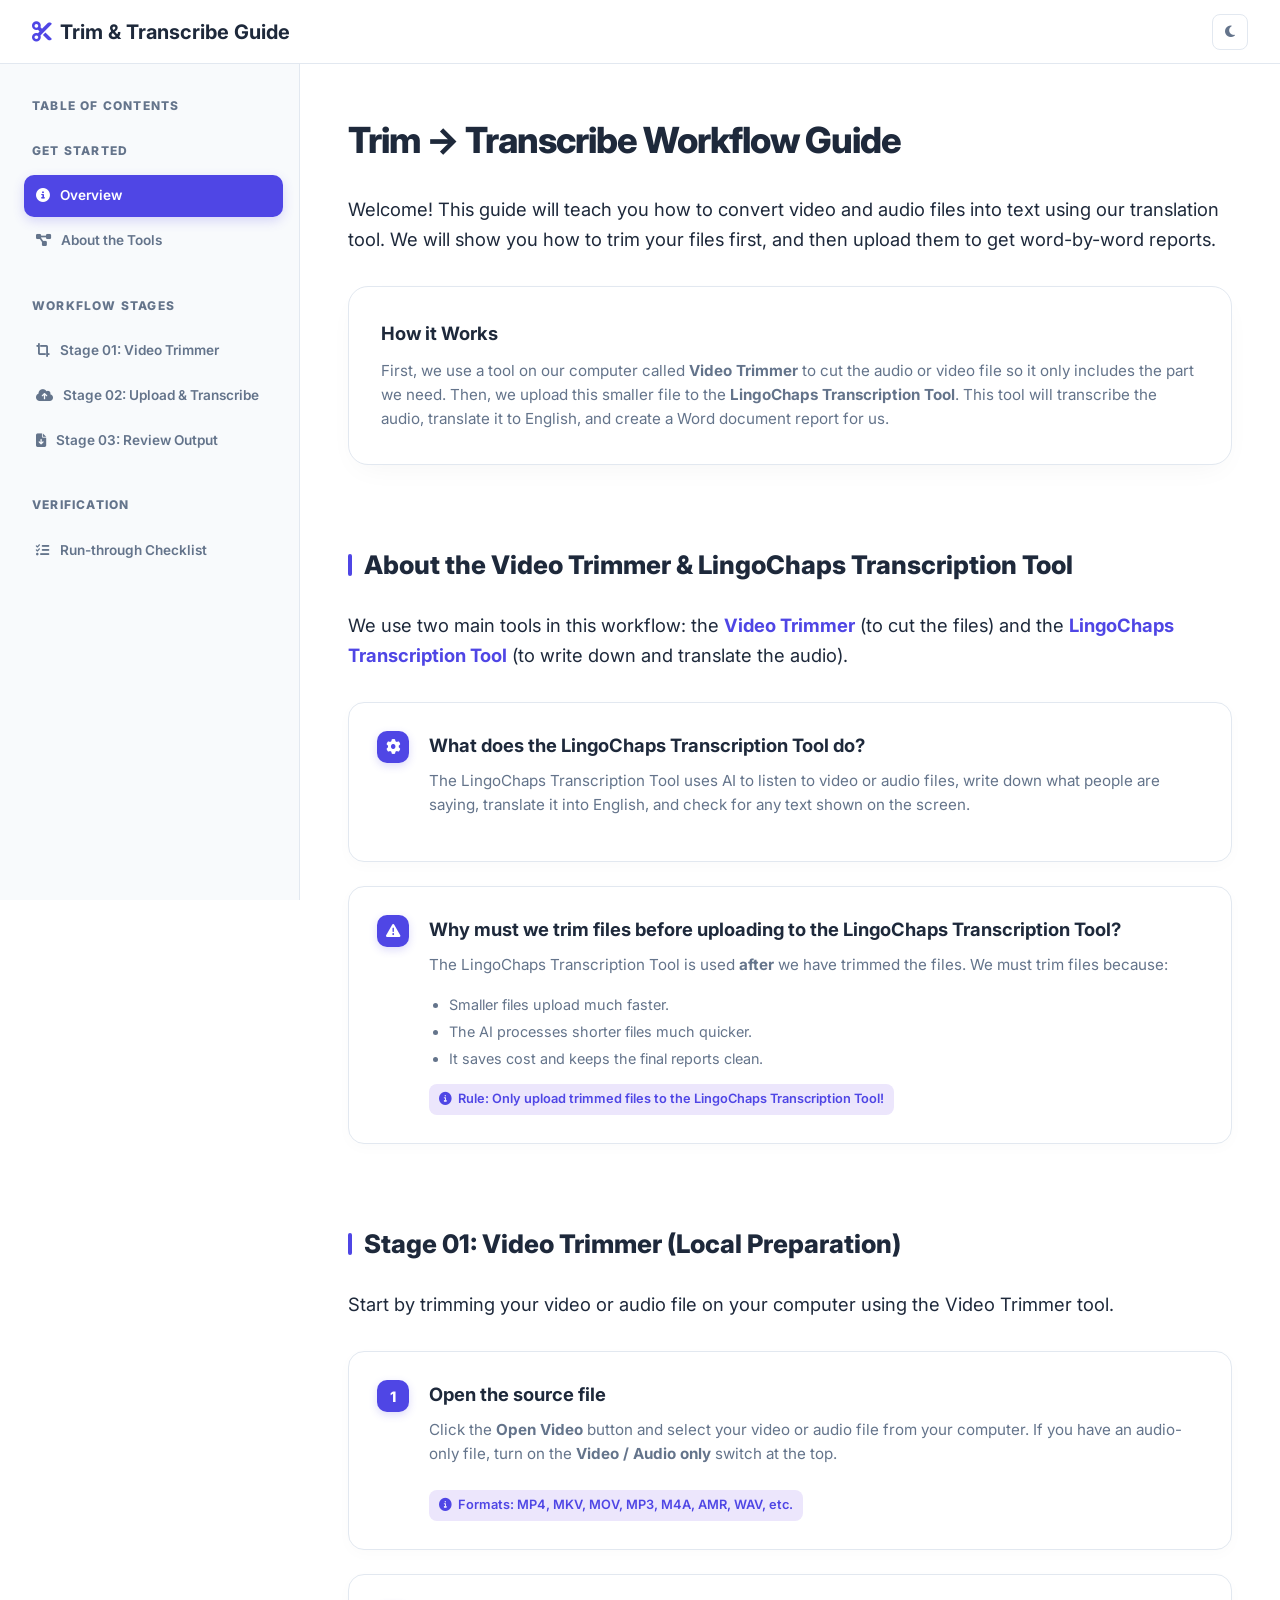
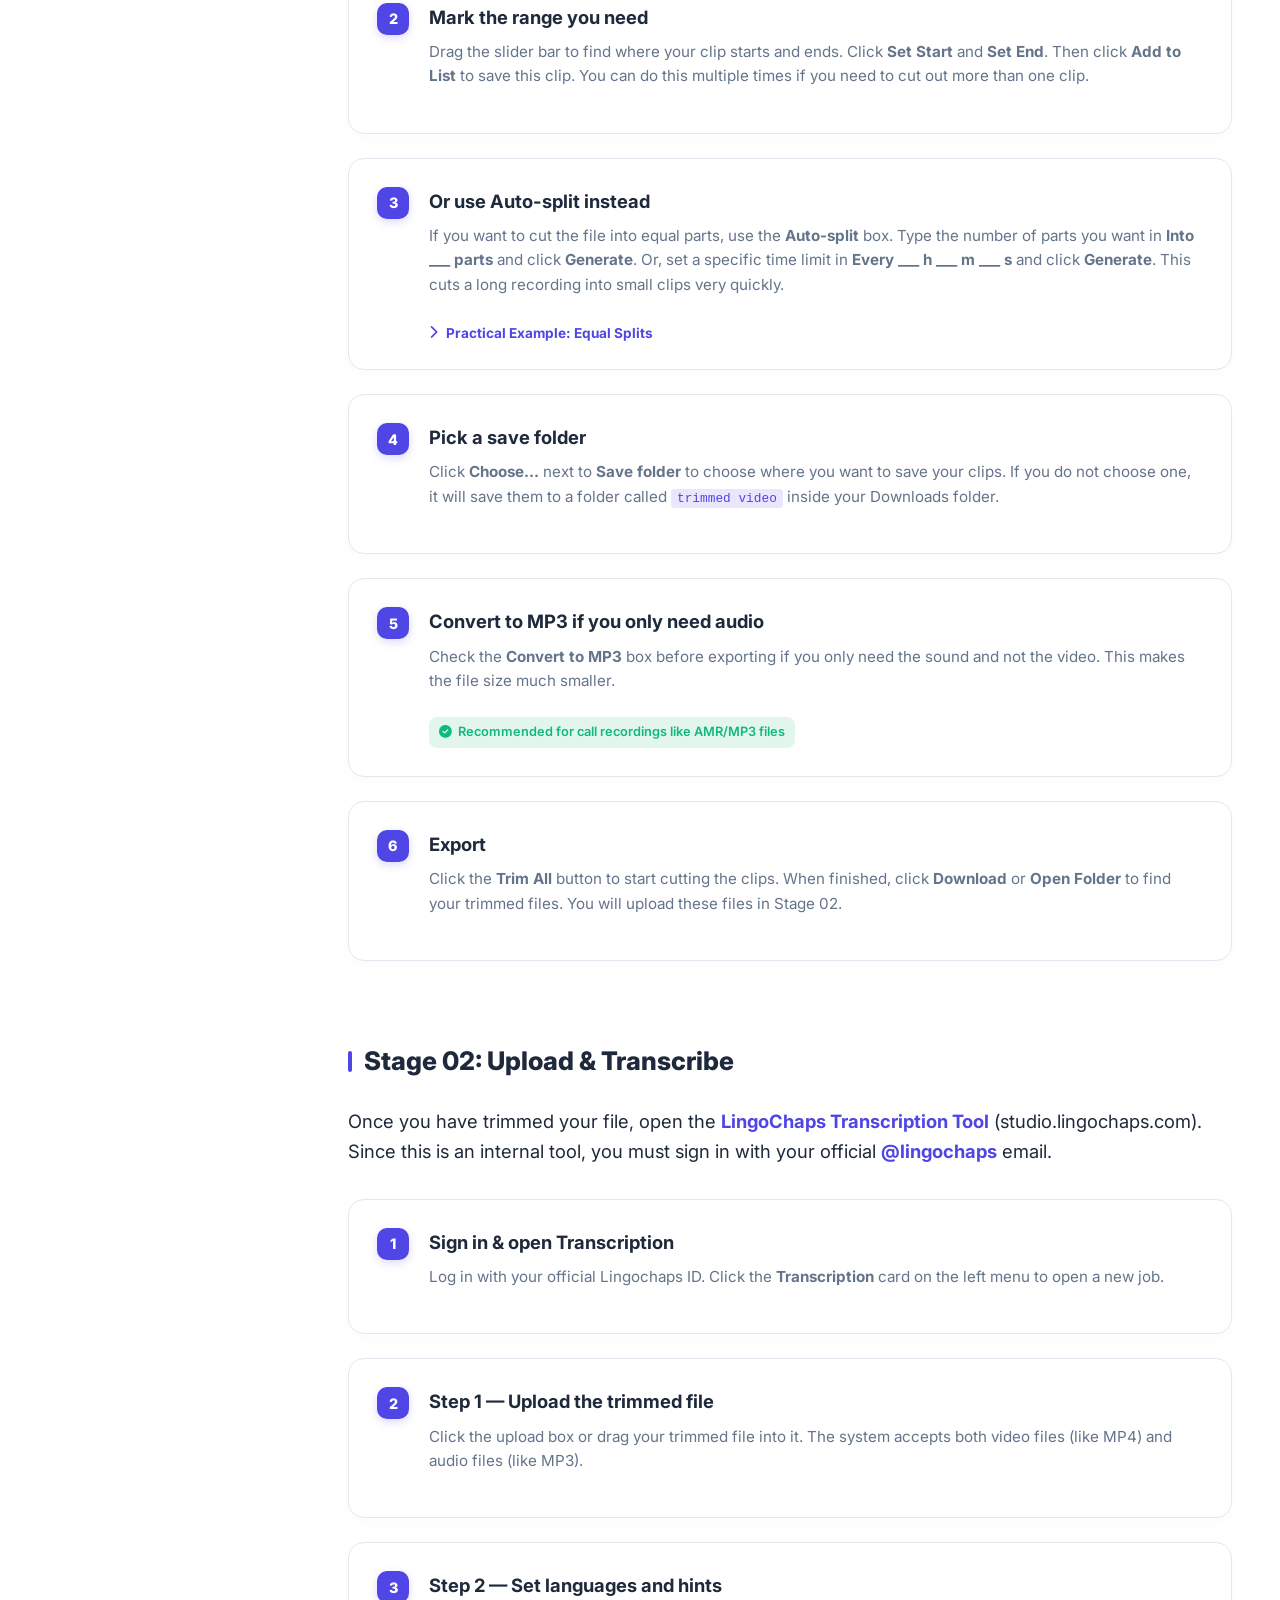
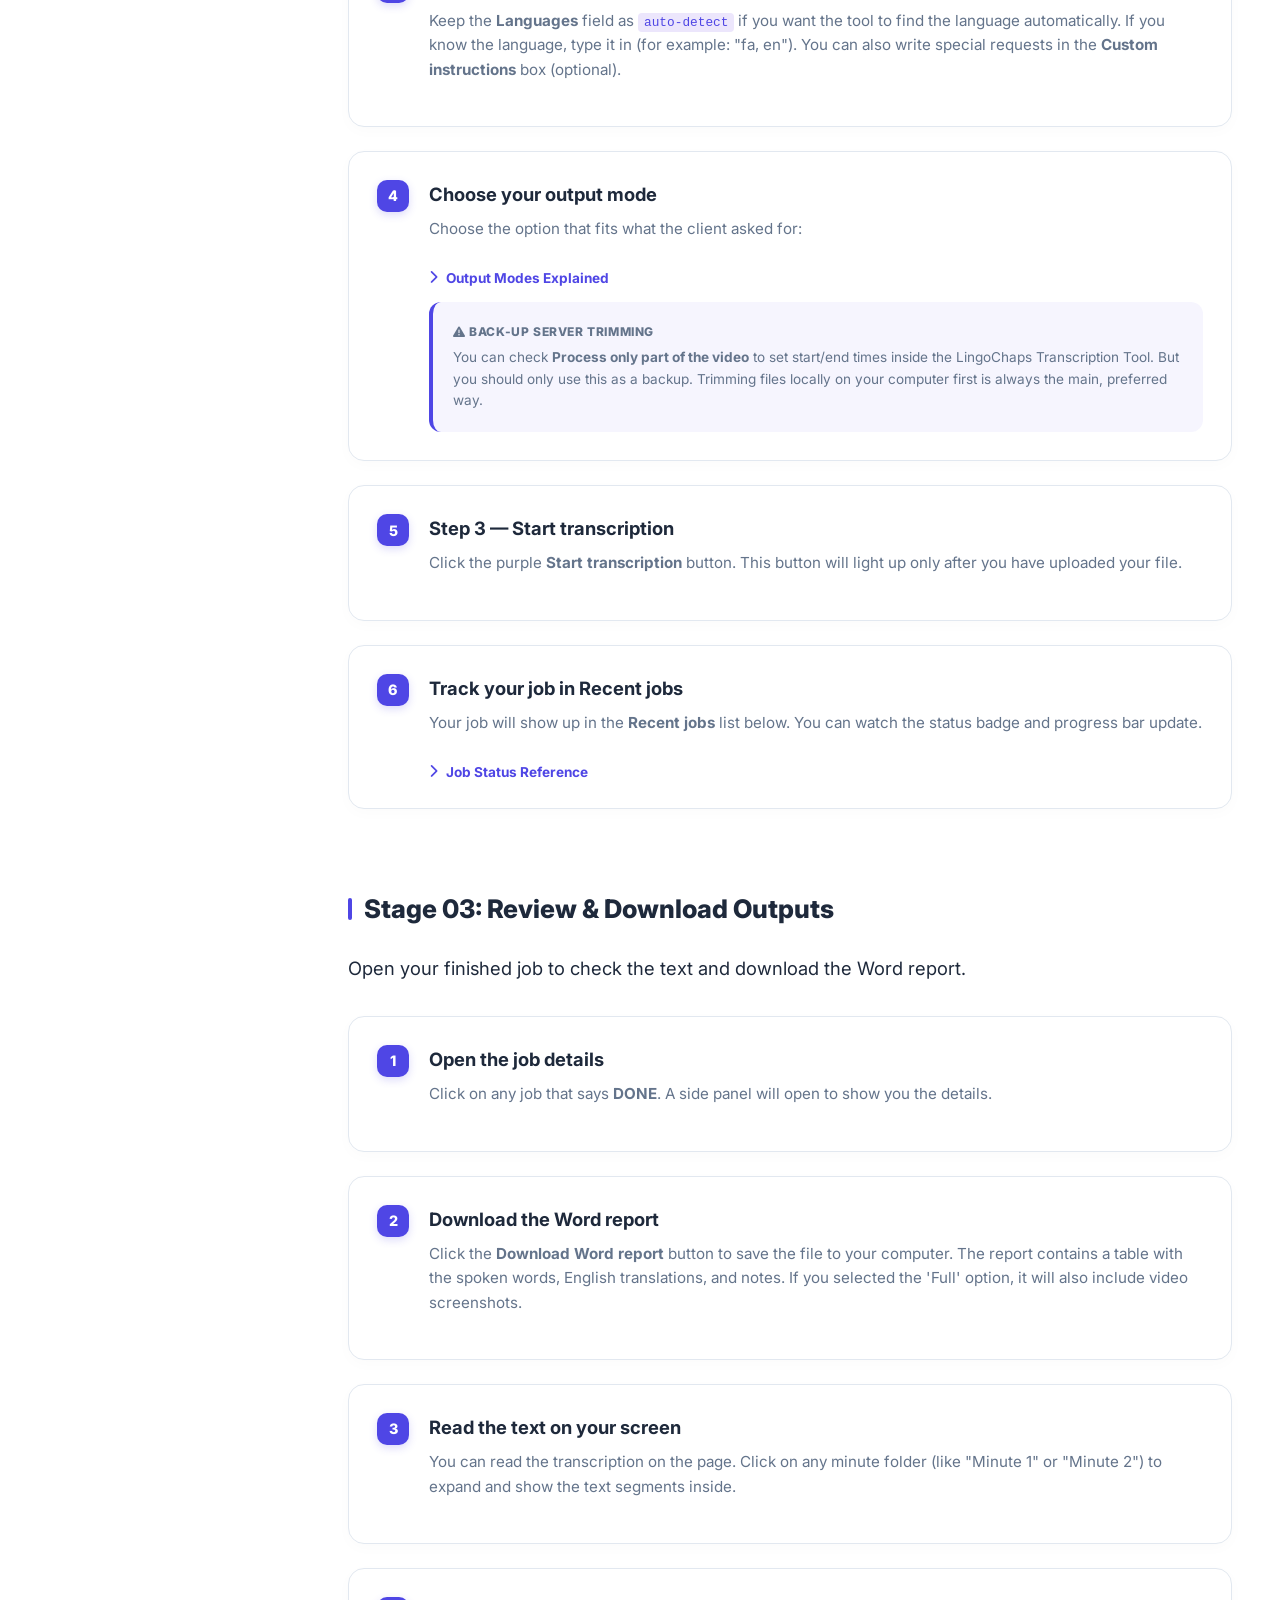
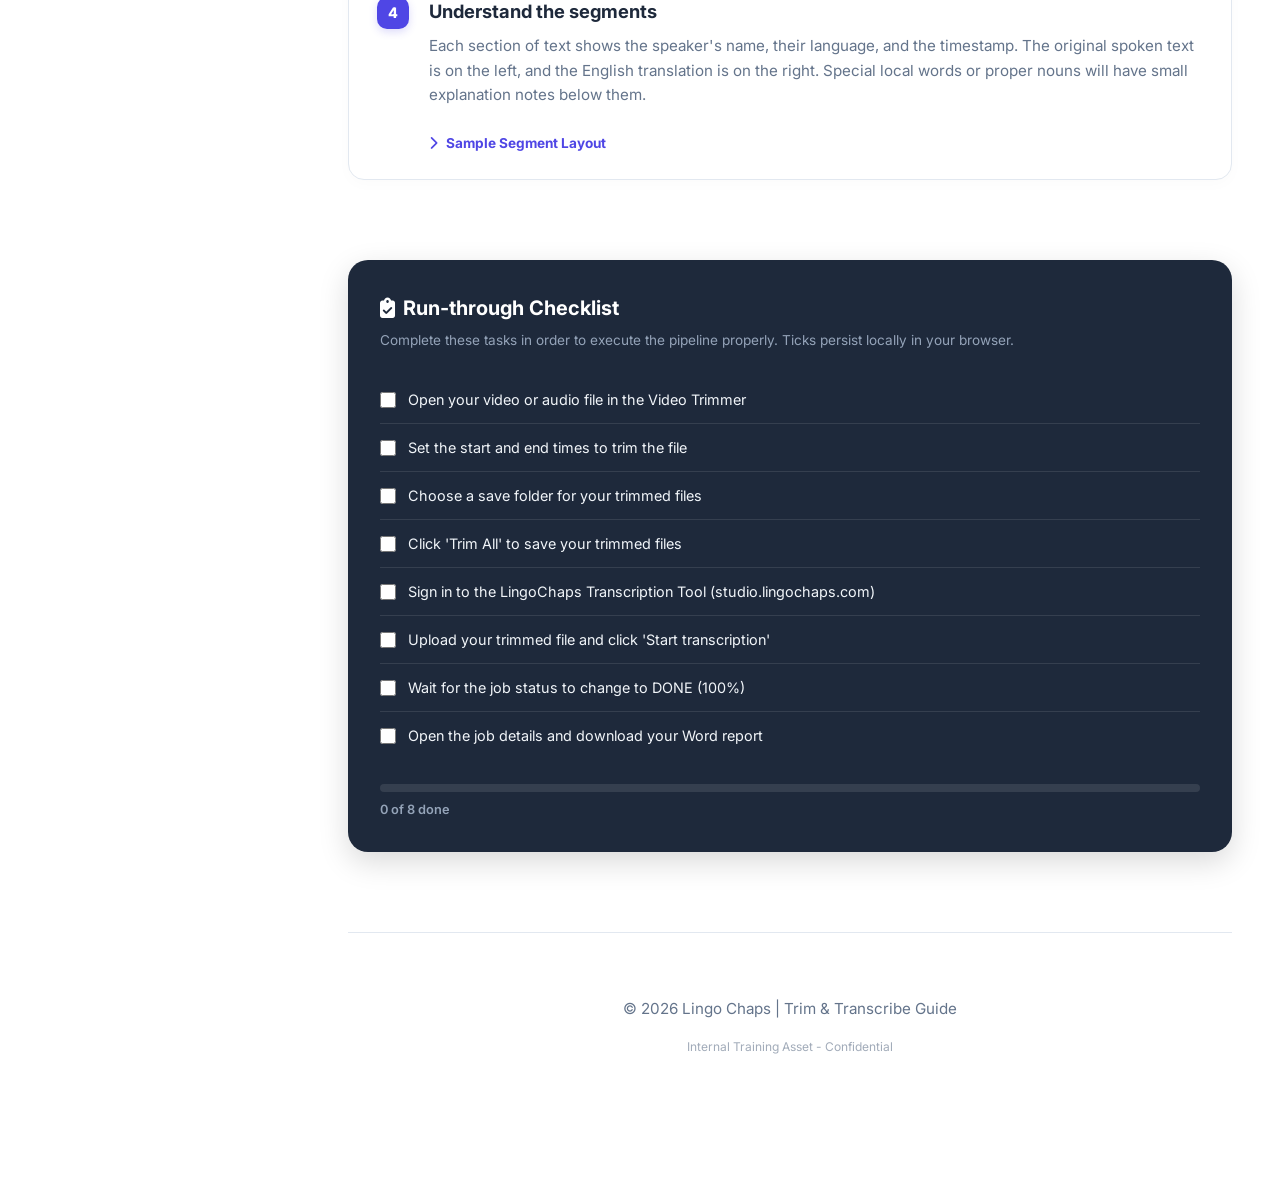
<file: aura-workflow-manual.html>
<!DOCTYPE html>
<html lang="en">

<head>
    <meta charset="UTF-8">
    <meta name="viewport" content="width=device-width, initial-scale=1.0">
    <title>Trim → Transcribe Workflow | Lingo Chaps</title>
    <link rel="preconnect" href="https://fonts.googleapis.com">
    <link rel="preconnect" href="https://fonts.gstatic.com" crossorigin>
    <link href="https://fonts.googleapis.com/css2?family=Inter:wght@300;400;500;600;700;800&display=swap" rel="stylesheet">
    <link rel="stylesheet" href="https://cdnjs.cloudflare.com/ajax/libs/font-awesome/6.4.0/css/all.min.css">
    <style>
        :root {
            --primary: #4f46e5;
            --primary-light: #6366f1;
            --secondary: #10b981;
            --danger: #ef4444;
            --text-dark: #1e293b;
            --text-light: #64748b;
            --border: #e2e8f0;
            --bg: #ffffff;
            --sidebar-bg: #f8fafc;
            --card-bg: #ffffff;
            --section-bg: #f8fafc;
            --rule-bg: #fef2f2;
            --rule-text: #991b1b;
            --example-bg: #1e293b;
            --violet-deep: #4b2fbf;
            --violet-soft: #ece6fc;
            --mint-soft: #e3f6ec;
            --amber-soft: #fbf0dd;
            --amber: #c98a1c;
            --mono: 'SFMono-Regular', Consolas, 'Liberation Mono', Menlo, monospace;
        }

        body.dark-mode {
            --bg: #0f172a;
            --text-dark: #f1f5f9;
            --text-light: #94a3b8;
            --border: rgba(255, 255, 255, 0.1);
            --card-bg: #1e293b;
            --sidebar-bg: #111827;
            --section-bg: #1e293b;
            --rule-bg: rgba(239, 68, 68, 0.1);
            --rule-text: #fca5a5;
            --secondary-bg: #1e293b;
            --violet-deep: #a98bff;
            --violet-soft: rgba(111, 76, 240, 0.15);
            --mint-soft: rgba(31, 157, 110, 0.15);
            --amber-soft: rgba(201, 138, 28, 0.15);
        }

        * {
            margin: 0;
            padding: 0;
            box-sizing: border-box;
        }

        body {
            font-family: 'Inter', sans-serif;
            color: var(--text-dark);
            background-color: var(--bg);
            line-height: 1.6;
            transition: 0.3s;
        }

        header {
            height: 64px;
            border-bottom: 1px solid var(--border);
            display: flex;
            align-items: center;
            padding: 0 2rem;
            position: sticky;
            top: 0;
            background: var(--bg);
            z-index: 1000;
            justify-content: space-between;
        }

        .logo {
            font-weight: 700;
            font-size: 1.25rem;
            display: flex;
            align-items: center;
            gap: 0.5rem;
            color: var(--text-dark);
            text-decoration: none;
        }

        .logo i {
            color: var(--primary);
        }

        .theme-toggle {
            background: none;
            border: 1px solid var(--border);
            border-radius: 8px;
            width: 36px;
            height: 36px;
            cursor: pointer;
            color: var(--text-light);
            transition: 0.2s;
        }

        .theme-toggle:hover {
            color: var(--primary);
            border-color: var(--primary);
        }

        .layout-container {
            display: flex;
            min-height: calc(100vh - 64px);
        }

        aside {
            width: 300px;
            border-right: 1px solid var(--border);
            background: var(--sidebar-bg);
            padding: 2rem 1rem;
            position: sticky;
            top: 64px;
            height: calc(100vh - 64px);
            overflow-y: auto;
        }

        .toc-title {
            font-size: 0.75rem;
            font-weight: 800;
            color: var(--text-light);
            text-transform: uppercase;
            letter-spacing: 0.1em;
            margin-bottom: 1rem;
            padding-left: 1rem;
        }

        .nav-category {
            margin-bottom: 1.5rem;
        }

        .nav-category-header {
            display: flex;
            align-items: center;
            justify-content: space-between;
            padding: 10px 16px;
            cursor: pointer;
            border-radius: 10px;
            transition: 0.2s;
        }

        .nav-category-header:hover {
            background: rgba(0, 0, 0, 0.02);
        }

        .nav-category-header .toc-title {
            margin: 0;
            padding: 0;
        }

        .nav-category-header i {
            font-size: 0.7rem;
            color: var(--text-light);
            transition: transform 0.3s;
        }

        .nav-category.collapsed .nav-list {
            display: none;
        }

        .nav-category.collapsed .nav-category-header i {
            transform: rotate(-90deg);
        }

        .nav-list {
            list-style: none;
            padding-left: 0.5rem;
            margin-top: 5px;
        }

        .nav-item a {
            display: flex;
            align-items: center;
            gap: 10px;
            padding: 10px 12px;
            color: var(--text-light);
            text-decoration: none;
            border-radius: 10px;
            font-size: 0.85rem;
            margin-bottom: 3px;
            transition: 0.2s;
            font-weight: 600;
        }

        .nav-item a:hover {
            color: var(--primary);
            background: rgba(79, 70, 229, 0.05);
        }

        .nav-item a.active {
            background: var(--primary);
            color: #ffffff;
            box-shadow: 0 4px 12px rgba(79, 70, 229, 0.2);
        }

        main {
            flex: 1;
            padding: 3rem;
            max-width: 1000px;
            margin: 0 auto;
        }

        section {
            margin-bottom: 5rem;
            scroll-margin-top: 100px;
            animation: fadeIn 0.6s ease-out;
        }

        @keyframes fadeIn {
            from {
                opacity: 0;
                transform: translateY(10px);
            }
            to {
                opacity: 1;
                transform: translateY(0);
            }
        }

        h1 {
            font-size: 2.25rem;
            font-weight: 800;
            margin-bottom: 1.5rem;
            letter-spacing: -1px;
            color: var(--text-dark);
        }

        h2 {
            font-size: 1.6rem;
            font-weight: 800;
            margin-bottom: 1.5rem;
            display: flex;
            align-items: center;
            gap: 12px;
            color: var(--text-dark);
        }

        h2::before {
            content: '';
            width: 4px;
            height: 1.35rem;
            background: var(--primary);
            border-radius: 4px;
        }

        h3 {
            font-size: 1.15rem;
            font-weight: 700;
            margin-bottom: 0.5rem;
            color: var(--text-dark);
        }

        p {
            font-size: 0.95rem;
            color: var(--text-light);
            margin-bottom: 1rem;
        }

        .lead {
            font-size: 1.15rem;
            line-height: 1.65;
            color: var(--text-dark);
            margin-bottom: 2rem;
        }

        .lead b {
            color: var(--primary);
        }

        /* Briefing Cards & Grids */
        .briefing-grid {
            display: grid;
            grid-template-columns: 1fr;
            gap: 2rem;
            margin-top: 1.5rem;
        }

        .briefing-card {
            background: var(--card-bg);
            border: 1px solid var(--border);
            border-radius: 20px;
            padding: 2rem;
            box-shadow: 0 10px 30px -10px rgba(0, 0, 0, 0.05);
            transition: 0.3s;
        }

        .briefing-card:hover {
            transform: translateY(-3px);
            box-shadow: 0 15px 35px -12px rgba(0, 0, 0, 0.1);
        }

        /* Steps System */
        .steps {
            display: flex;
            flex-direction: column;
            gap: 1.5rem;
        }

        .step-card {
            background: var(--card-bg);
            border: 1px solid var(--border);
            border-radius: 16px;
            padding: 1.75rem;
            display: grid;
            grid-template-columns: auto 1fr;
            gap: 1.25rem;
            box-shadow: 0 4px 15px rgba(0, 0, 0, 0.02);
            transition: 0.2s;
        }

        .step-card:hover {
            border-color: rgba(79, 70, 229, 0.3);
        }

        .step-badge {
            background: var(--primary);
            color: #ffffff;
            width: 32px;
            height: 32px;
            border-radius: 10px;
            display: flex;
            align-items: center;
            justify-content: center;
            font-weight: 800;
            font-size: 0.9rem;
            box-shadow: 0 3px 8px rgba(79, 70, 229, 0.2);
        }

        .step-content {
            display: flex;
            flex-direction: column;
        }

        /* Hint Badges */
        .hint {
            display: inline-flex;
            align-items: center;
            gap: 6px;
            font-size: 0.8rem;
            background: var(--amber-soft);
            color: var(--amber);
            border-radius: 8px;
            padding: 5px 10px;
            margin-top: 8px;
            align-self: flex-start;
            font-weight: 600;
        }

        .hint.good {
            background: var(--mint-soft);
            color: var(--secondary);
        }

        .hint.brand {
            background: var(--violet-soft);
            color: var(--primary);
        }

        /* Action/Protocol Blocks */
        .action-block {
            padding: 1.25rem;
            border-radius: 12px;
            border-left: 4px solid var(--primary);
            font-size: 0.9rem;
            margin-top: 1rem;
            background: var(--sidebar-bg);
            color: var(--text-dark);
        }

        .action-block p:first-child {
            font-weight: 800;
            text-transform: uppercase;
            font-size: 0.75rem;
            letter-spacing: 0.05em;
            margin-bottom: 6px;
        }

        .action-primary {
            background: rgba(79, 70, 229, 0.05);
            border-color: var(--primary);
        }

        .action-success {
            background: rgba(16, 185, 129, 0.05);
            border-color: var(--secondary);
        }

        /* Collapsible Panels */
        .panel-toggle {
            margin-top: 12px;
            background: none;
            border: none;
            font-family: inherit;
            font-size: 0.85rem;
            font-weight: 700;
            color: var(--primary);
            cursor: pointer;
            padding: 0;
            display: inline-flex;
            align-items: center;
            gap: 8px;
            align-self: flex-start;
            transition: 0.2s;
        }

        .panel-toggle:hover {
            color: var(--primary-light);
        }

        .panel-toggle .chev {
            transition: transform 0.2s ease;
            display: inline-block;
        }

        .panel-toggle.open .chev {
            transform: rotate(90deg);
        }

        .panel {
            max-height: 0;
            overflow: hidden;
            transition: max-height 0.25s ease;
        }

        .panel.open {
            max-height: 800px;
        }

        .panel-inner {
            margin-top: 10px;
            background: var(--sidebar-bg);
            border: 1px solid var(--border);
            border-radius: 12px;
            padding: 1.25rem;
        }

        .panel-inner ul {
            margin: 0;
            padding-left: 18px;
            font-size: 0.85rem;
            line-height: 1.7;
            color: var(--text-light);
        }

        .panel-inner li {
            margin-bottom: 6px;
        }

        .panel-inner li:last-child {
            margin-bottom: 0;
        }

        code {
            background: var(--violet-soft);
            border-radius: 4px;
            padding: 2px 6px;
            font-family: var(--mono);
            font-size: 0.8rem;
            color: var(--primary);
        }

        /* Interactive Checklist Section */
        .checklist-card {
            background: var(--example-bg);
            color: #f1f5f9;
            border-radius: 20px;
            padding: 2rem;
            box-shadow: 0 10px 30px rgba(0, 0, 0, 0.15);
            margin-top: 3rem;
        }

        .checklist-card h3 {
            color: #ffffff;
            margin-bottom: 6px;
            font-size: 1.25rem;
            display: flex;
            align-items: center;
            gap: 8px;
        }

        .checklist-card p.sub {
            font-size: 0.85rem;
            color: #94a3b8;
            margin-bottom: 1.5rem;
        }

        .check-row {
            display: flex;
            align-items: flex-start;
            gap: 12px;
            padding: 12px 0;
            border-top: 1px solid rgba(255, 255, 255, 0.1);
            font-size: 0.9rem;
        }

        .check-row:first-of-type {
            border-top: none;
        }

        .check-row input {
            margin-top: 4px;
            accent-color: var(--primary-light);
            width: 16px;
            height: 16px;
            flex-shrink: 0;
            cursor: pointer;
        }

        .check-row label {
            cursor: pointer;
            user-select: none;
            transition: color 0.2s;
        }

        .check-row label.done {
            text-decoration: line-through;
            color: #64748b;
        }

        .progress-track {
            margin-top: 1.5rem;
            height: 8px;
            background: rgba(255, 255, 255, 0.1);
            border-radius: 99px;
            overflow: hidden;
        }

        .progress-fill {
            height: 100%;
            width: 0%;
            background: linear-gradient(90deg, var(--primary-light), #a98bff);
            transition: width 0.3s ease;
        }

        .progress-label {
            font-size: 0.8rem;
            color: #94a3b8;
            margin-top: 8px;
            font-weight: 600;
        }

        /* Footer */
        footer {
            padding: 4rem 0;
            text-align: center;
            border-top: 1px solid var(--border);
            color: var(--text-light);
            font-size: 0.85rem;
            margin-top: 5rem;
        }

        @media (max-width: 1024px) {
            .layout-container {
                flex-direction: column;
            }

            aside {
                width: 100%;
                height: auto;
                position: relative;
                top: 0;
                border-right: none;
                border-bottom: 1px solid var(--border);
                padding: 1.5rem;
            }

            main {
                padding: 2rem 1.5rem;
            }
        }
    </style>
</head>

<body>
    <header>
        <a href="#" class="logo">
            <i class="fas fa-scissors"></i>
            <span>Trim &amp; Transcribe Guide</span>
        </a>
        <button class="theme-toggle" id="theme-toggle" title="Toggle Theme">
            <i class="fas fa-moon"></i>
        </button>
    </header>

    <div class="layout-container">
        <aside>
            <div class="toc-title">Table of Contents</div>
            <div class="nav-category">
                <div class="nav-category-header">
                    <span class="toc-title">Get Started</span>
                </div>
                <ul class="nav-list">
                    <li class="nav-item"><a href="#overview" class="active"><i class="fas fa-info-circle"></i> Overview</a></li>
                    <li class="nav-item"><a href="#about-tools"><i class="fas fa-project-diagram"></i> About the Tools</a></li>
                </ul>
            </div>
            <div class="nav-category">
                <div class="nav-category-header">
                    <span class="toc-title">Workflow Stages</span>
                </div>
                <ul class="nav-list">
                    <li class="nav-item"><a href="#stage-01"><i class="fas fa-crop-alt"></i> Stage 01: Video Trimmer</a></li>
                    <li class="nav-item"><a href="#stage-02"><i class="fas fa-cloud-upload-alt"></i> Stage 02: Upload &amp; Transcribe</a></li>
                    <li class="nav-item"><a href="#stage-03"><i class="fas fa-file-download"></i> Stage 03: Review Output</a></li>
                </ul>
            </div>
            <div class="nav-category">
                <div class="nav-category-header">
                    <span class="toc-title">Verification</span>
                </div>
                <ul class="nav-list">
                    <li class="nav-item"><a href="#checklist-section"><i class="fas fa-tasks"></i> Run-through Checklist</a></li>
                </ul>
            </div>
        </aside>

        <main>
            <!-- OVERVIEW -->
            <section id="overview">
                <h1>Trim → Transcribe Workflow Guide</h1>
                <p class="lead">
                    Welcome! This guide will teach you how to convert video and audio files into text using our translation tool. We will show you how to trim your files first, and then upload them to get word-by-word reports.
                </p>
                <div class="briefing-grid">
                    <div class="briefing-card">
                        <h3>How it Works</h3>
                        <p style="margin-top: 10px; margin-bottom: 0;">
                            First, we use a tool on our computer called <b>Video Trimmer</b> to cut the audio or video file so it only includes the part we need. Then, we upload this smaller file to the <b>LingoChaps Transcription Tool</b>. This tool will transcribe the audio, translate it to English, and create a Word document report for us.
                        </p>
                    </div>
                </div>
            </section>

            <!-- ABOUT TOOLS -->
            <section id="about-tools">
                <h2>About the Video Trimmer &amp; LingoChaps Transcription Tool</h2>
                <p class="lead">
                    We use two main tools in this workflow: the <b>Video Trimmer</b> (to cut the files) and the <b>LingoChaps Transcription Tool</b> (to write down and translate the audio).
                </p>
                <div class="steps">
                    <div class="step-card">
                        <div class="step-badge"><i class="fas fa-cog"></i></div>
                        <div class="step-content">
                            <h3>What does the LingoChaps Transcription Tool do?</h3>
                            <p>The LingoChaps Transcription Tool uses AI to listen to video or audio files, write down what people are saying, translate it into English, and check for any text shown on the screen.</p>
                        </div>
                    </div>
                    
                    <div class="step-card">
                        <div class="step-badge"><i class="fas fa-exclamation-triangle"></i></div>
                        <div class="step-content">
                            <h3>Why must we trim files before uploading to the LingoChaps Transcription Tool?</h3>
                            <p>The LingoChaps Transcription Tool is used <b>after</b> we have trimmed the files. We must trim files because:</p>
                            <ul>
                                <li style="margin-left: 20px; font-size: 0.9rem; color: var(--text-light); margin-bottom: 4px;">Smaller files upload much faster.</li>
                                <li style="margin-left: 20px; font-size: 0.9rem; color: var(--text-light); margin-bottom: 4px;">The AI processes shorter files much quicker.</li>
                                <li style="margin-left: 20px; font-size: 0.9rem; color: var(--text-light); margin-bottom: 4px;">It saves cost and keeps the final reports clean.</li>
                            </ul>
                            <div class="hint brand" style="margin-top: 10px;"><i class="fas fa-info-circle"></i> Rule: Only upload trimmed files to the LingoChaps Transcription Tool!</div>
                        </div>
                    </div>
                </div>
            </section>

            <!-- STAGE 01 -->
            <section id="stage-01">
                <h2>Stage 01: Video Trimmer (Local Preparation)</h2>
                <p class="lead">
                    Start by trimming your video or audio file on your computer using the Video Trimmer tool.
                </p>

                <div class="steps">
                    <!-- Step 1 -->
                    <div class="step-card">
                        <div class="step-badge">1</div>
                        <div class="step-content">
                            <h3>Open the source file</h3>
                            <p>Click the <b>Open Video</b> button and select your video or audio file from your computer. If you have an audio-only file, turn on the <b>Video / Audio only</b> switch at the top.</p>
                            <span class="hint brand"><i class="fas fa-info-circle"></i> Formats: MP4, MKV, MOV, MP3, M4A, AMR, WAV, etc.</span>
                        </div>
                    </div>

                    <!-- Step 2 -->
                    <div class="step-card">
                        <div class="step-badge">2</div>
                        <div class="step-content">
                            <h3>Mark the range you need</h3>
                            <p>Drag the slider bar to find where your clip starts and ends. Click <b>Set Start</b> and <b>Set End</b>. Then click <b>Add to List</b> to save this clip. You can do this multiple times if you need to cut out more than one clip.</p>
                        </div>
                    </div>

                    <!-- Step 3 -->
                    <div class="step-card">
                        <div class="step-badge">3</div>
                        <div class="step-content">
                            <h3>Or use Auto-split instead</h3>
                            <p>If you want to cut the file into equal parts, use the <b>Auto-split</b> box. Type the number of parts you want in <b>Into ___ parts</b> and click <b>Generate</b>. Or, set a specific time limit in <b>Every ___ h ___ m ___ s</b> and click <b>Generate</b>. This cuts a long recording into small clips very quickly.</p>
                            
                            <button class="panel-toggle"><i class="fas fa-chevron-right chev"></i> Practical Example: Equal Splits</button>
                            <div class="panel">
                                <div class="panel-inner">
                                    <ul>
                                        <li>If you split a 30-minute file <b>Into 2 parts</b>, you get:
                                            <ul>
                                                <li>Part 1: <code>00:00:00 to 00:15:00</code></li>
                                                <li>Part 2: <code>00:15:00 to 00:30:00</code></li>
                                            </ul>
                                        </li>
                                        <li>Saved files will have a <code>[trimmed]</code> suffix at the end of their name.</li>
                                        <li>The status bar at the bottom will say <b>"All segments trimmed!"</b> when done.</li>
                                    </ul>
                                </div>
                            </div>
                        </div>
                    </div>

                    <!-- Step 4 -->
                    <div class="step-card">
                        <div class="step-badge">4</div>
                        <div class="step-content">
                            <h3>Pick a save folder</h3>
                            <p>Click <b>Choose...</b> next to <b>Save folder</b> to choose where you want to save your clips. If you do not choose one, it will save them to a folder called <code>trimmed video</code> inside your Downloads folder.</p>
                        </div>
                    </div>

                    <!-- Step 5 -->
                    <div class="step-card">
                        <div class="step-badge">5</div>
                        <div class="step-content">
                            <h3>Convert to MP3 if you only need audio</h3>
                            <p>Check the <b>Convert to MP3</b> box before exporting if you only need the sound and not the video. This makes the file size much smaller.</p>
                            <span class="hint good"><i class="fas fa-check-circle"></i> Recommended for call recordings like AMR/MP3 files</span>
                        </div>
                    </div>

                    <!-- Step 6 -->
                    <div class="step-card">
                        <div class="step-badge">6</div>
                        <div class="step-content">
                            <h3>Export</h3>
                            <p>Click the <b>Trim All</b> button to start cutting the clips. When finished, click <b>Download</b> or <b>Open Folder</b> to find your trimmed files. You will upload these files in Stage 02.</p>
                        </div>
                    </div>
                </div>
            </section>

            <!-- STAGE 02 -->
            <section id="stage-02">
                <h2>Stage 02: Upload &amp; Transcribe</h2>
                <p class="lead">
                    Once you have trimmed your file, open the <b>LingoChaps Transcription Tool</b> (studio.lingochaps.com). Since this is an internal tool, you must sign in with your official <b>@lingochaps</b> email.
                </p>

                <div class="steps">
                    <!-- Step 1 -->
                    <div class="step-card">
                        <div class="step-badge">1</div>
                        <div class="step-content">
                            <h3>Sign in &amp; open Transcription</h3>
                            <p>Log in with your official Lingochaps ID. Click the <b>Transcription</b> card on the left menu to open a new job.</p>
                        </div>
                    </div>

                    <!-- Step 2 -->
                    <div class="step-card">
                        <div class="step-badge">2</div>
                        <div class="step-content">
                            <h3>Step 1 — Upload the trimmed file</h3>
                            <p>Click the upload box or drag your trimmed file into it. The system accepts both video files (like MP4) and audio files (like MP3).</p>
                        </div>
                    </div>

                    <!-- Step 3 -->
                    <div class="step-card">
                        <div class="step-badge">3</div>
                        <div class="step-content">
                            <h3>Step 2 — Set languages and hints</h3>
                            <p>Keep the <b>Languages</b> field as <code>auto-detect</code> if you want the tool to find the language automatically. If you know the language, type it in (for example: "fa, en"). You can also write special requests in the <b>Custom instructions</b> box (optional).</p>
                        </div>
                    </div>

                    <!-- Step 4 -->
                    <div class="step-card">
                        <div class="step-badge">4</div>
                        <div class="step-content">
                            <h3>Choose your output mode</h3>
                            <p>Choose the option that fits what the client asked for:</p>
                            
                            <button class="panel-toggle"><i class="fas fa-chevron-right chev"></i> Output Modes Explained</button>
                            <div class="panel">
                                <div class="panel-inner">
                                    <ul>
                                        <li><b>Full — transcription + on-screen text</b>: Writes down all speech, translates it to English, and finds any text shown on the video screen (using OCR screen snapshots).</li>
                                        <li><b>Transcript only</b>: Writes down speech and translates it. It does not look at the video screen. (This option is faster).</li>
                                        <li><b>On-screen text only</b>: Only finds and translates text shown on the video screen. It does not write down the spoken words.</li>
                                    </ul>
                                </div>
                            </div>
                            <div class="action-block action-primary">
                                <p><i class="fas fa-exclamation-triangle"></i> Back-up server trimming</p>
                                <p style="margin: 0; font-size: 0.85rem; color: var(--text-light);">
                                    You can check <b>Process only part of the video</b> to set start/end times inside the LingoChaps Transcription Tool. But you should only use this as a backup. Trimming files locally on your computer first is always the main, preferred way.
                                </p>
                            </div>
                        </div>
                    </div>

                    <!-- Step 5 -->
                    <div class="step-card">
                        <div class="step-badge">5</div>
                        <div class="step-content">
                            <h3>Step 3 — Start transcription</h3>
                            <p>Click the purple <b>Start transcription</b> button. This button will light up only after you have uploaded your file.</p>
                        </div>
                    </div>

                    <!-- Step 6 -->
                    <div class="step-card">
                        <div class="step-badge">6</div>
                        <div class="step-content">
                            <h3>Track your job in Recent jobs</h3>
                            <p>Your job will show up in the <b>Recent jobs</b> list below. You can watch the status badge and progress bar update.</p>
                            
                            <button class="panel-toggle"><i class="fas fa-chevron-right chev"></i> Job Status Reference</button>
                            <div class="panel">
                                <div class="panel-inner">
                                    <ul>
                                        <li><b>DONE / 100%</b>: The job is finished and ready for review.</li>
                                        <li><b>ERROR</b>: The upload failed. Please trim the file again and upload it.</li>
                                        <li><b>Refresh</b>: Click the refresh button to see the latest progress.</li>
                                        <li><b>Delete</b>: Click the trash bin icon to delete the job from history. This will delete the files permanently.</li>
                                    </ul>
                                </div>
                            </div>
                        </div>
                    </div>
                </div>
            </section>

            <!-- STAGE 03 -->
            <section id="stage-03">
                <h2>Stage 03: Review &amp; Download Outputs</h2>
                <p class="lead">
                    Open your finished job to check the text and download the Word report.
                </p>

                <div class="steps">
                    <!-- Step 1 -->
                    <div class="step-card">
                        <div class="step-badge">1</div>
                        <div class="step-content">
                            <h3>Open the job details</h3>
                            <p>Click on any job that says <b>DONE</b>. A side panel will open to show you the details.</p>
                        </div>
                    </div>

                    <!-- Step 2 -->
                    <div class="step-card">
                        <div class="step-badge">2</div>
                        <div class="step-content">
                            <h3>Download the Word report</h3>
                            <p>Click the <b>Download Word report</b> button to save the file to your computer. The report contains a table with the spoken words, English translations, and notes. If you selected the 'Full' option, it will also include video screenshots.</p>
                        </div>
                    </div>

                    <!-- Step 3 -->
                    <div class="step-card">
                        <div class="step-badge">3</div>
                        <div class="step-content">
                            <h3>Read the text on your screen</h3>
                            <p>You can read the transcription on the page. Click on any minute folder (like "Minute 1" or "Minute 2") to expand and show the text segments inside.</p>
                        </div>
                    </div>

                    <!-- Step 4 -->
                    <div class="step-card">
                        <div class="step-badge">4</div>
                        <div class="step-content">
                            <h3>Understand the segments</h3>
                            <p>Each section of text shows the speaker's name, their language, and the timestamp. The original spoken text is on the left, and the English translation is on the right. Special local words or proper nouns will have small explanation notes below them.</p>
                            
                            <button class="panel-toggle"><i class="fas fa-chevron-right chev"></i> Sample Segment Layout</button>
                            <div class="panel">
                                <div class="panel-inner">
                                    <ul>
                                        <li><b>Format:</b> <code>Female Speaker 1 [Hindi] 00:07:09 to 00:07:15</code></li>
                                        <li><b>Transcription (Left):</b> The words written down in their original language.</li>
                                        <li><b>Translation (Right):</b> The English translation of those words.</li>
                                        <li><b>Explanatory note:</b> A note explaining any special names, cultural words, or slang.</li>
                                    </ul>
                                </div>
                            </div>
                        </div>
                    </div>
                </div>
            </section>

            <!-- CHECKLIST -->
            <section id="checklist-section">
                <div class="checklist-card">
                    <h3><i class="fas fa-clipboard-check"></i> Run-through Checklist</h3>
                    <p class="sub">Complete these tasks in order to execute the pipeline properly. Ticks persist locally in your browser.</p>
                    <div id="checklist-rows"></div>
                    <div class="progress-track">
                        <div class="progress-fill" id="progress-fill"></div>
                    </div>
                    <div class="progress-label" id="progress-label">0 of 8 done</div>
                </div>
            </section>

            <footer>
                <p>&copy; 2026 Lingo Chaps | Trim &amp; Transcribe Guide</p>
                <p style="margin-top: 10px; font-size: 0.75rem; opacity: 0.6;">Internal Training Asset - Confidential</p>
            </footer>
        </main>
    </div>

    <script>
        // THEME TOGGLE
        const themeBtn = document.getElementById('theme-toggle');
        const themeIcon = themeBtn.querySelector('i');

        // Check local storage for preference
        if (localStorage.getItem('dark-mode') === 'true') {
            document.body.classList.add('dark-mode');
            themeIcon.className = 'fas fa-sun';
        }

        themeBtn.addEventListener('click', () => {
            document.body.classList.toggle('dark-mode');
            const isDark = document.body.classList.contains('dark-mode');
            themeIcon.className = isDark ? 'fas fa-sun' : 'fas fa-moon';
            localStorage.setItem('dark-mode', isDark);
        });

        // SCROLL SPY & SMOOTH SCROLL
        const navLinks = document.querySelectorAll('.nav-item a');
        const sections = document.querySelectorAll('section');

        window.addEventListener('scroll', () => {
            let current = "";
            sections.forEach(s => {
                const sectionTop = s.offsetTop;
                if (window.pageYOffset >= sectionTop - 150) {
                    current = s.getAttribute('id');
                }
            });

            navLinks.forEach(l => {
                l.classList.remove('active');
                if (l.getAttribute('href') === `#${current}`) {
                    l.classList.add('active');
                }
            });
        });

        navLinks.forEach(link => {
            link.addEventListener('click', (e) => {
                e.preventDefault();
                const targetId = link.getAttribute('href');
                const targetSection = document.querySelector(targetId);
                window.scrollTo({
                    top: targetSection.offsetTop - 80,
                    behavior: 'smooth'
                });
            });
        });

        // COLLAPSIBLE PANELS
        document.querySelectorAll('.panel-toggle').forEach(btn => {
            btn.addEventListener('click', () => {
                btn.classList.toggle('open');
                const panel = btn.nextElementSibling;
                panel.classList.toggle('open');
            });
        });

        // CHECKLIST STATE MANAGEMENT
        const checklistItems = [
            "Open your video or audio file in the Video Trimmer",
            "Set the start and end times to trim the file",
            "Choose a save folder for your trimmed files",
            "Click 'Trim All' to save your trimmed files",
            "Sign in to the LingoChaps Transcription Tool (studio.lingochaps.com)",
            "Upload your trimmed file and click 'Start transcription'",
            "Wait for the job status to change to DONE (100%)",
            "Open the job details and download your Word report"
        ];

        const rowsEl = document.getElementById('checklist-rows');
        
        // Load initial checklist state from localStorage
        let checklistState = JSON.parse(localStorage.getItem('trim-transcribe-checklist')) || Array(checklistItems.length).fill(false);

        checklistItems.forEach((text, i) => {
            const row = document.createElement('div');
            row.className = 'check-row';
            row.innerHTML = `<input type="checkbox" id="chk${i}" ${checklistState[i] ? 'checked' : ''}><label for="chk${i}">${text}</label>`;
            rowsEl.appendChild(row);
        });

        function updateProgress() {
            const boxes = document.querySelectorAll('.check-row input');
            let done = 0;
            boxes.forEach((b, idx) => {
                const lbl = b.nextElementSibling;
                lbl.classList.toggle('done', b.checked);
                checklistState[idx] = b.checked;
                if (b.checked) done++;
            });
            
            localStorage.setItem('trim-transcribe-checklist', JSON.stringify(checklistState));
            document.getElementById('progress-fill').style.width = (done / boxes.length * 100) + '%';
            document.getElementById('progress-label').textContent = `${done} of ${boxes.length} done`;
        }

        rowsEl.addEventListener('change', updateProgress);
        updateProgress();
    </script>
</body>

</html>
</file>
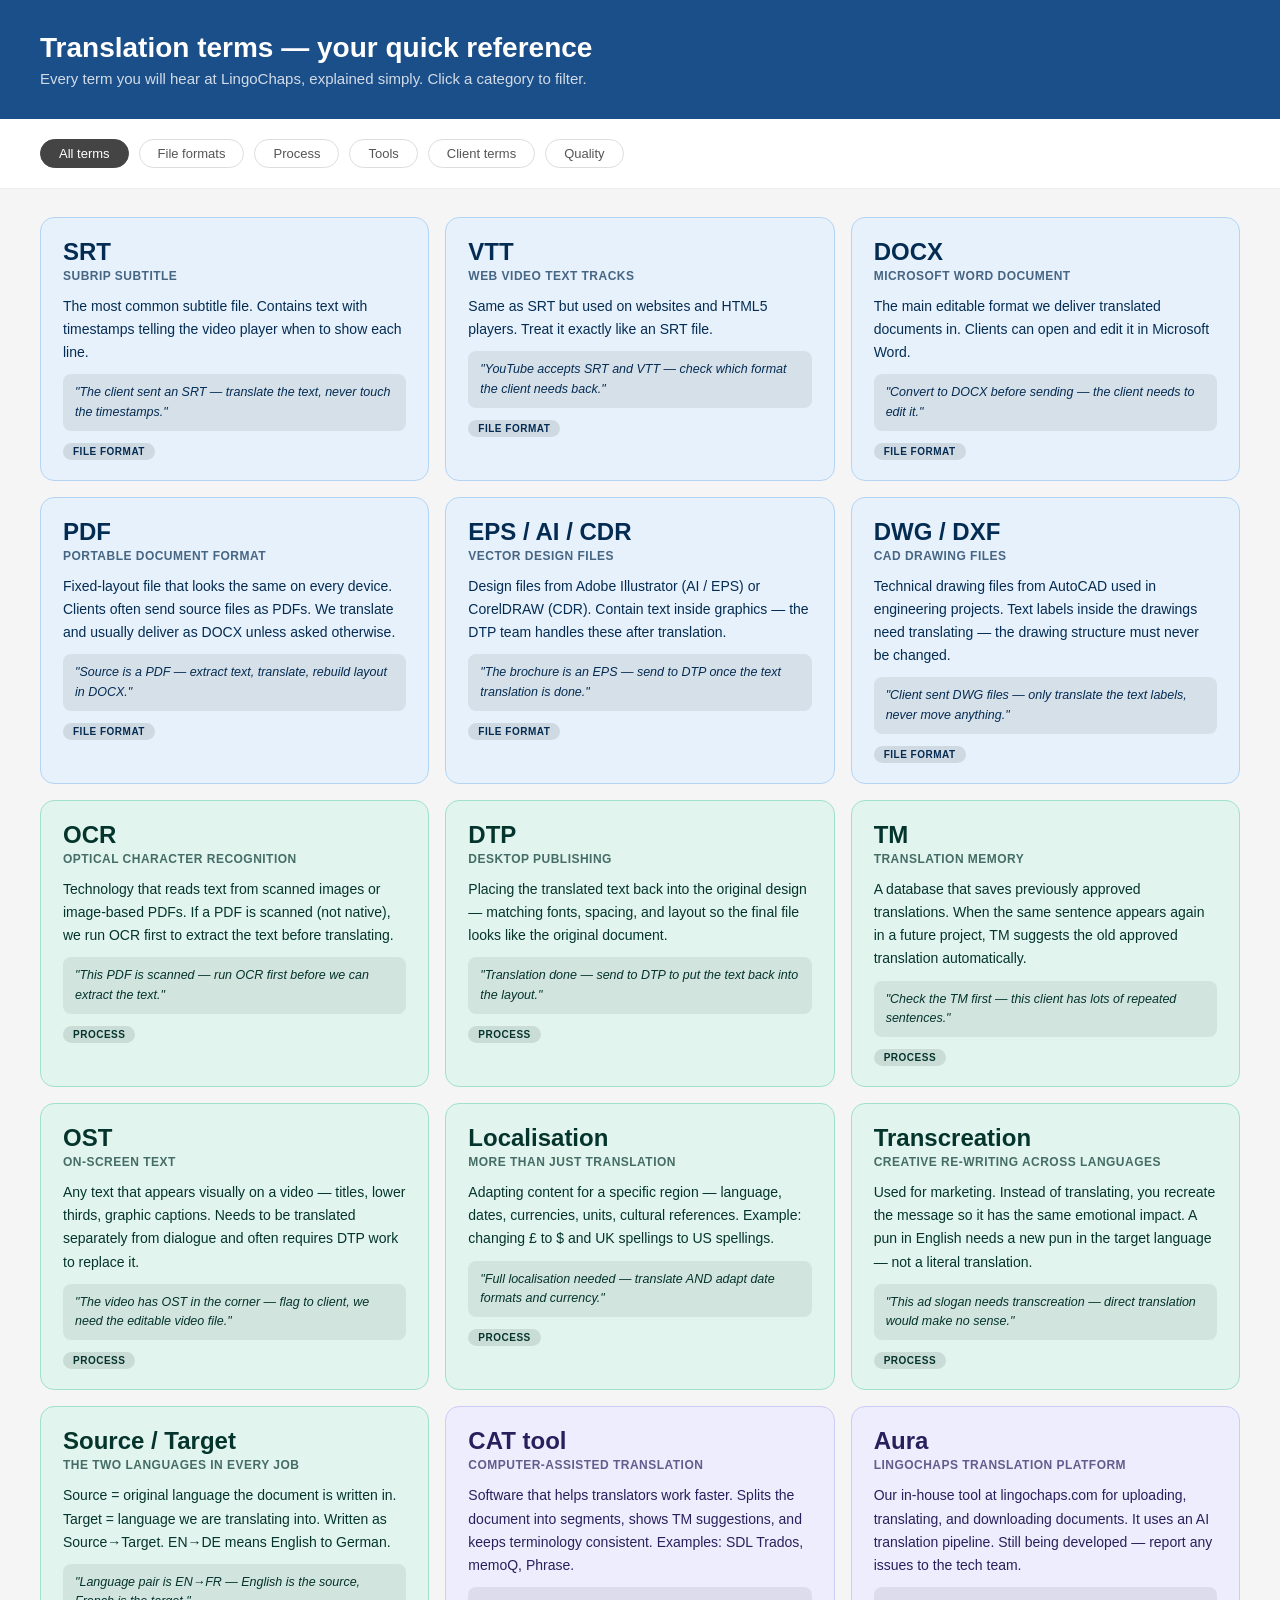
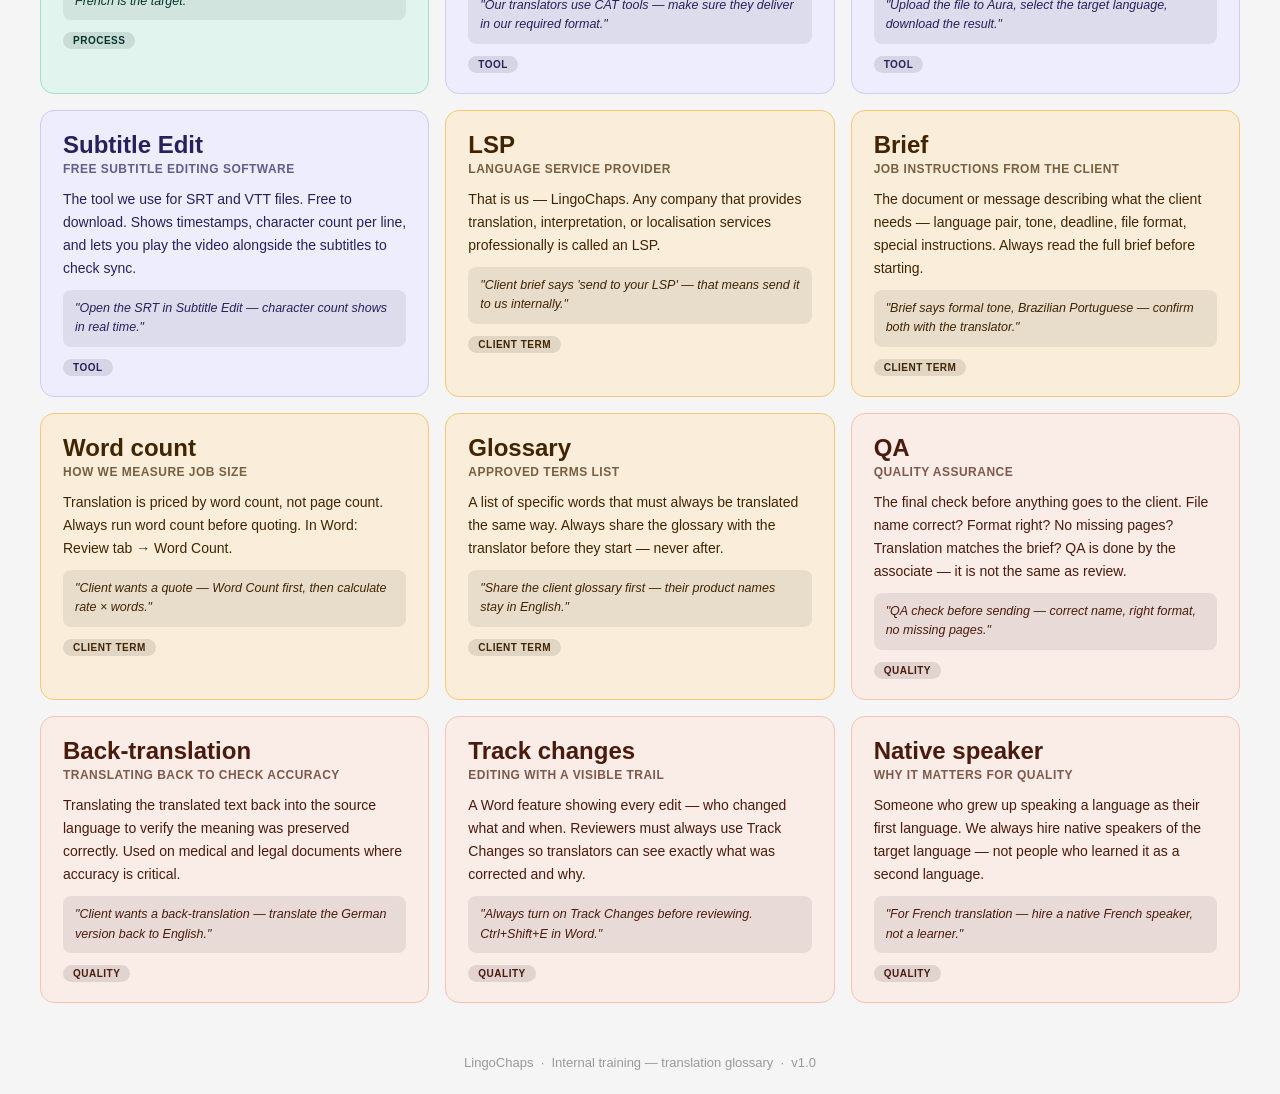
<file: lingochaps_glossary.html>
<!DOCTYPE html>
<html lang="en">
<head>
<meta charset="UTF-8">
<meta name="viewport" content="width=device-width, initial-scale=1.0">
<title>LingoChaps — Translation Glossary</title>
<style>
  * { box-sizing: border-box; margin: 0; padding: 0; }
  body { font-family: -apple-system, BlinkMacSystemFont, 'Segoe UI', sans-serif; background: #f5f5f5; color: #1a1a1a; }
  .top { background: #1B4F8A; color: white; padding: 32px 40px; }
  .top h1 { font-size: 28px; font-weight: 600; margin-bottom: 6px; }
  .top p { font-size: 15px; opacity: .8; }
  .filter-row { display: flex; gap: 10px; flex-wrap: wrap; padding: 20px 40px; background: white; border-bottom: 1px solid #eee; }
  .ftag { border: 1.5px solid #ddd; background: white; border-radius: 20px; padding: 6px 18px; font-size: 13px; font-weight: 500; cursor: pointer; color: #555; transition: all .15s; }
  .ftag:hover { border-color: #999; }
  .ftag.active[data-f="all"]    { background: #444; border-color: #444; color: white; }
  .ftag.active[data-f="file"]   { background: #185FA5; border-color: #185FA5; color: white; }
  .ftag.active[data-f="process"]{ background: #0F6E56; border-color: #0F6E56; color: white; }
  .ftag.active[data-f="tool"]   { background: #534AB7; border-color: #534AB7; color: white; }
  .ftag.active[data-f="client"] { background: #854F0B; border-color: #854F0B; color: white; }
  .ftag.active[data-f="quality"]{ background: #993C1D; border-color: #993C1D; color: white; }
  .grid { display: grid; grid-template-columns: repeat(auto-fill, minmax(300px, 1fr)); gap: 16px; padding: 28px 40px; }
  .card { border-radius: 14px; padding: 20px 22px; border: 1px solid transparent; transition: transform .1s; }
  .card:hover { transform: translateY(-2px); }
  .card[data-c="file"]    { background: #E6F1FB; border-color: #B5D4F4; color: #042C53; }
  .card[data-c="process"] { background: #E1F5EE; border-color: #9FE1CB; color: #04342C; }
  .card[data-c="tool"]    { background: #EEEDFE; border-color: #CECBF6; color: #26215C; }
  .card[data-c="client"]  { background: #FAEEDA; border-color: #FAC775; color: #412402; }
  .card[data-c="quality"] { background: #FAECE7; border-color: #F5C4B3; color: #4A1B0C; }
  .card .abbr   { font-size: 24px; font-weight: 700; margin-bottom: 3px; }
  .card .full   { font-size: 12px; font-weight: 600; margin-bottom: 12px; opacity: .7; text-transform: uppercase; letter-spacing: .04em; }
  .card .meaning{ font-size: 14px; line-height: 1.65; }
  .card .eg     { font-size: 12.5px; margin-top: 10px; padding: 9px 12px; border-radius: 8px; background: rgba(0,0,0,.07); line-height: 1.55; font-style: italic; }
  .card .pill   { display: inline-block; font-size: 10px; font-weight: 600; padding: 3px 10px; border-radius: 10px; margin-top: 12px; letter-spacing: .05em; text-transform: uppercase; background: rgba(0,0,0,.1); }
  .card.hidden  { display: none; }
  .footer { text-align: center; padding: 24px; font-size: 13px; color: #999; }
</style>
</head>
<body>

<div class="top">
  <h1>Translation terms — your quick reference</h1>
  <p>Every term you will hear at LingoChaps, explained simply. Click a category to filter.</p>
</div>

<div class="filter-row">
  <span class="ftag active" data-f="all"     onclick="filter('all')">All terms</span>
  <span class="ftag"        data-f="file"    onclick="filter('file')">File formats</span>
  <span class="ftag"        data-f="process" onclick="filter('process')">Process</span>
  <span class="ftag"        data-f="tool"    onclick="filter('tool')">Tools</span>
  <span class="ftag"        data-f="client"  onclick="filter('client')">Client terms</span>
  <span class="ftag"        data-f="quality" onclick="filter('quality')">Quality</span>
</div>

<div class="grid" id="grid">

  <div class="card" data-c="file">
    <div class="abbr">SRT</div>
    <div class="full">SubRip Subtitle</div>
    <div class="meaning">The most common subtitle file. Contains text with timestamps telling the video player when to show each line.</div>
    <div class="eg">"The client sent an SRT — translate the text, never touch the timestamps."</div>
    <div class="pill">File format</div>
  </div>

  <div class="card" data-c="file">
    <div class="abbr">VTT</div>
    <div class="full">Web Video Text Tracks</div>
    <div class="meaning">Same as SRT but used on websites and HTML5 players. Treat it exactly like an SRT file.</div>
    <div class="eg">"YouTube accepts SRT and VTT — check which format the client needs back."</div>
    <div class="pill">File format</div>
  </div>

  <div class="card" data-c="file">
    <div class="abbr">DOCX</div>
    <div class="full">Microsoft Word Document</div>
    <div class="meaning">The main editable format we deliver translated documents in. Clients can open and edit it in Microsoft Word.</div>
    <div class="eg">"Convert to DOCX before sending — the client needs to edit it."</div>
    <div class="pill">File format</div>
  </div>

  <div class="card" data-c="file">
    <div class="abbr">PDF</div>
    <div class="full">Portable Document Format</div>
    <div class="meaning">Fixed-layout file that looks the same on every device. Clients often send source files as PDFs. We translate and usually deliver as DOCX unless asked otherwise.</div>
    <div class="eg">"Source is a PDF — extract text, translate, rebuild layout in DOCX."</div>
    <div class="pill">File format</div>
  </div>

  <div class="card" data-c="file">
    <div class="abbr">EPS / AI / CDR</div>
    <div class="full">Vector design files</div>
    <div class="meaning">Design files from Adobe Illustrator (AI / EPS) or CorelDRAW (CDR). Contain text inside graphics — the DTP team handles these after translation.</div>
    <div class="eg">"The brochure is an EPS — send to DTP once the text translation is done."</div>
    <div class="pill">File format</div>
  </div>

  <div class="card" data-c="file">
    <div class="abbr">DWG / DXF</div>
    <div class="full">CAD Drawing Files</div>
    <div class="meaning">Technical drawing files from AutoCAD used in engineering projects. Text labels inside the drawings need translating — the drawing structure must never be changed.</div>
    <div class="eg">"Client sent DWG files — only translate the text labels, never move anything."</div>
    <div class="pill">File format</div>
  </div>

  <div class="card" data-c="process">
    <div class="abbr">OCR</div>
    <div class="full">Optical Character Recognition</div>
    <div class="meaning">Technology that reads text from scanned images or image-based PDFs. If a PDF is scanned (not native), we run OCR first to extract the text before translating.</div>
    <div class="eg">"This PDF is scanned — run OCR first before we can extract the text."</div>
    <div class="pill">Process</div>
  </div>

  <div class="card" data-c="process">
    <div class="abbr">DTP</div>
    <div class="full">Desktop Publishing</div>
    <div class="meaning">Placing the translated text back into the original design — matching fonts, spacing, and layout so the final file looks like the original document.</div>
    <div class="eg">"Translation done — send to DTP to put the text back into the layout."</div>
    <div class="pill">Process</div>
  </div>

  <div class="card" data-c="process">
    <div class="abbr">TM</div>
    <div class="full">Translation Memory</div>
    <div class="meaning">A database that saves previously approved translations. When the same sentence appears again in a future project, TM suggests the old approved translation automatically.</div>
    <div class="eg">"Check the TM first — this client has lots of repeated sentences."</div>
    <div class="pill">Process</div>
  </div>

  <div class="card" data-c="process">
    <div class="abbr">OST</div>
    <div class="full">On-Screen Text</div>
    <div class="meaning">Any text that appears visually on a video — titles, lower thirds, graphic captions. Needs to be translated separately from dialogue and often requires DTP work to replace it.</div>
    <div class="eg">"The video has OST in the corner — flag to client, we need the editable video file."</div>
    <div class="pill">Process</div>
  </div>

  <div class="card" data-c="process">
    <div class="abbr">Localisation</div>
    <div class="full">More than just translation</div>
    <div class="meaning">Adapting content for a specific region — language, dates, currencies, units, cultural references. Example: changing £ to $ and UK spellings to US spellings.</div>
    <div class="eg">"Full localisation needed — translate AND adapt date formats and currency."</div>
    <div class="pill">Process</div>
  </div>

  <div class="card" data-c="process">
    <div class="abbr">Transcreation</div>
    <div class="full">Creative re-writing across languages</div>
    <div class="meaning">Used for marketing. Instead of translating, you recreate the message so it has the same emotional impact. A pun in English needs a new pun in the target language — not a literal translation.</div>
    <div class="eg">"This ad slogan needs transcreation — direct translation would make no sense."</div>
    <div class="pill">Process</div>
  </div>

  <div class="card" data-c="process">
    <div class="abbr">Source / Target</div>
    <div class="full">The two languages in every job</div>
    <div class="meaning">Source = original language the document is written in. Target = language we are translating into. Written as Source→Target. EN→DE means English to German.</div>
    <div class="eg">"Language pair is EN→FR — English is the source, French is the target."</div>
    <div class="pill">Process</div>
  </div>

  <div class="card" data-c="tool">
    <div class="abbr">CAT tool</div>
    <div class="full">Computer-Assisted Translation</div>
    <div class="meaning">Software that helps translators work faster. Splits the document into segments, shows TM suggestions, and keeps terminology consistent. Examples: SDL Trados, memoQ, Phrase.</div>
    <div class="eg">"Our translators use CAT tools — make sure they deliver in our required format."</div>
    <div class="pill">Tool</div>
  </div>

  <div class="card" data-c="tool">
    <div class="abbr">Aura</div>
    <div class="full">LingoChaps translation platform</div>
    <div class="meaning">Our in-house tool at lingochaps.com for uploading, translating, and downloading documents. It uses an AI translation pipeline. Still being developed — report any issues to the tech team.</div>
    <div class="eg">"Upload the file to Aura, select the target language, download the result."</div>
    <div class="pill">Tool</div>
  </div>

  <div class="card" data-c="tool">
    <div class="abbr">Subtitle Edit</div>
    <div class="full">Free subtitle editing software</div>
    <div class="meaning">The tool we use for SRT and VTT files. Free to download. Shows timestamps, character count per line, and lets you play the video alongside the subtitles to check sync.</div>
    <div class="eg">"Open the SRT in Subtitle Edit — character count shows in real time."</div>
    <div class="pill">Tool</div>
  </div>

  <div class="card" data-c="client">
    <div class="abbr">LSP</div>
    <div class="full">Language Service Provider</div>
    <div class="meaning">That is us — LingoChaps. Any company that provides translation, interpretation, or localisation services professionally is called an LSP.</div>
    <div class="eg">"Client brief says 'send to your LSP' — that means send it to us internally."</div>
    <div class="pill">Client term</div>
  </div>

  <div class="card" data-c="client">
    <div class="abbr">Brief</div>
    <div class="full">Job instructions from the client</div>
    <div class="meaning">The document or message describing what the client needs — language pair, tone, deadline, file format, special instructions. Always read the full brief before starting.</div>
    <div class="eg">"Brief says formal tone, Brazilian Portuguese — confirm both with the translator."</div>
    <div class="pill">Client term</div>
  </div>

  <div class="card" data-c="client">
    <div class="abbr">Word count</div>
    <div class="full">How we measure job size</div>
    <div class="meaning">Translation is priced by word count, not page count. Always run word count before quoting. In Word: Review tab → Word Count.</div>
    <div class="eg">"Client wants a quote — Word Count first, then calculate rate × words."</div>
    <div class="pill">Client term</div>
  </div>

  <div class="card" data-c="client">
    <div class="abbr">Glossary</div>
    <div class="full">Approved terms list</div>
    <div class="meaning">A list of specific words that must always be translated the same way. Always share the glossary with the translator before they start — never after.</div>
    <div class="eg">"Share the client glossary first — their product names stay in English."</div>
    <div class="pill">Client term</div>
  </div>

  <div class="card" data-c="quality">
    <div class="abbr">QA</div>
    <div class="full">Quality Assurance</div>
    <div class="meaning">The final check before anything goes to the client. File name correct? Format right? No missing pages? Translation matches the brief? QA is done by the associate — it is not the same as review.</div>
    <div class="eg">"QA check before sending — correct name, right format, no missing pages."</div>
    <div class="pill">Quality</div>
  </div>

  <div class="card" data-c="quality">
    <div class="abbr">Back-translation</div>
    <div class="full">Translating back to check accuracy</div>
    <div class="meaning">Translating the translated text back into the source language to verify the meaning was preserved correctly. Used on medical and legal documents where accuracy is critical.</div>
    <div class="eg">"Client wants a back-translation — translate the German version back to English."</div>
    <div class="pill">Quality</div>
  </div>

  <div class="card" data-c="quality">
    <div class="abbr">Track changes</div>
    <div class="full">Editing with a visible trail</div>
    <div class="meaning">A Word feature showing every edit — who changed what and when. Reviewers must always use Track Changes so translators can see exactly what was corrected and why.</div>
    <div class="eg">"Always turn on Track Changes before reviewing. Ctrl+Shift+E in Word."</div>
    <div class="pill">Quality</div>
  </div>

  <div class="card" data-c="quality">
    <div class="abbr">Native speaker</div>
    <div class="full">Why it matters for quality</div>
    <div class="meaning">Someone who grew up speaking a language as their first language. We always hire native speakers of the target language — not people who learned it as a second language.</div>
    <div class="eg">"For French translation — hire a native French speaker, not a learner."</div>
    <div class="pill">Quality</div>
  </div>

</div>

<div class="footer">LingoChaps &nbsp;·&nbsp; Internal training — translation glossary &nbsp;·&nbsp; v1.0</div>

<script>
function filter(f) {
  document.querySelectorAll('.ftag').forEach(t => t.classList.remove('active'));
  document.querySelector('[data-f="'+f+'"]').classList.add('active');
  document.querySelectorAll('.card').forEach(c => {
    c.classList.toggle('hidden', f !== 'all' && c.dataset.c !== f);
  });
}
</script>
</body>
</html>
</file>
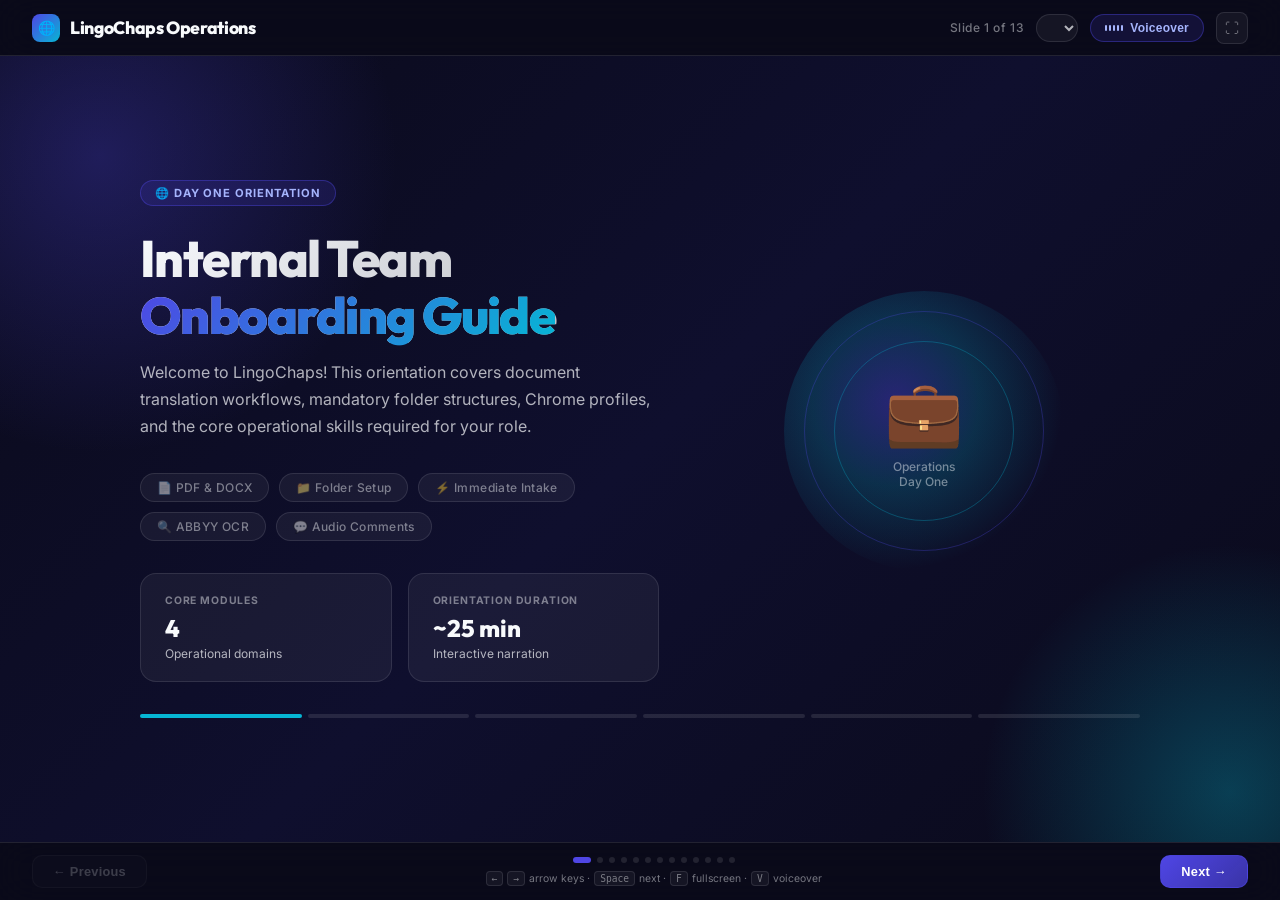
<file: new_joiner_onboarding.html>
<!DOCTYPE html>
<html lang="en">
<head>
  <meta charset="UTF-8">
  <meta name="viewport" content="width=device-width, initial-scale=1.0">
  <title>Welcome to LingoChaps — Internal Team Onboarding</title>
  <link rel="preconnect" href="https://fonts.googleapis.com">
  <link rel="preconnect" href="https://fonts.gstatic.com" crossorigin>
  <link href="https://fonts.googleapis.com/css2?family=Inter:wght@300;400;500;600;700;800;900&family=Outfit:wght@300;400;500;600;700;800;900&display=swap" rel="stylesheet">
  <style>
    :root {
      --brand-primary: #4f46e5;
      --brand-secondary: #06b6d4;
      --brand-accent: #f59e0b;
      --brand-green: #10b981;
      --brand-red: #ef4444;
      --brand-purple: #8b5cf6;
      --bg-dark: #0a0a1a;
      --bg-card: rgba(255,255,255,0.05);
      --bg-card-hover: rgba(255,255,255,0.08);
      --text-primary: #f8fafc;
      --text-secondary: rgba(248,250,252,0.7);
      --text-muted: rgba(248,250,252,0.45);
      --border: rgba(255,255,255,0.1);
      --border-bright: rgba(255,255,255,0.2);
      --slide-bg: linear-gradient(135deg, #0a0a1a 0%, #0f0f2e 50%, #0a0a1a 100%);
      --glow-blue: rgba(79,70,229,0.3);
      --glow-cyan: rgba(6,182,212,0.3);
    }

    * { box-sizing: border-box; margin: 0; padding: 0; }

    body {
      font-family: 'Inter', sans-serif;
      background: var(--bg-dark);
      color: var(--text-primary);
      height: 100vh;
      overflow: hidden;
      display: flex;
      flex-direction: column;
    }

    /* ── HEADER BAR ── */
    .top-bar {
      display: flex;
      align-items: center;
      justify-content: space-between;
      padding: 0 2rem;
      height: 56px;
      background: rgba(10,10,26,0.9);
      border-bottom: 1px solid var(--border);
      backdrop-filter: blur(20px);
      flex-shrink: 0;
      z-index: 100;
    }

    .brand {
      display: flex;
      align-items: center;
      gap: 10px;
      font-family: 'Outfit', sans-serif;
      font-weight: 800;
      font-size: 1.1rem;
      letter-spacing: -0.02em;
    }

    .brand-dot {
      width: 28px; height: 28px;
      background: linear-gradient(135deg, var(--brand-primary), var(--brand-secondary));
      border-radius: 8px;
      display: flex; align-items: center; justify-content: center;
      font-size: 14px;
    }

    .top-controls {
      display: flex;
      align-items: center;
      gap: 12px;
    }

    .slide-counter {
      font-size: 0.75rem;
      color: var(--text-muted);
      font-weight: 500;
      letter-spacing: 0.05em;
    }

    .voiceover-btn {
      display: flex;
      align-items: center;
      gap: 7px;
      padding: 6px 14px;
      background: rgba(79,70,229,0.15);
      border: 1px solid rgba(79,70,229,0.4);
      border-radius: 20px;
      color: #a5b4fc;
      font-size: 0.75rem;
      font-weight: 600;
      cursor: pointer;
      transition: all 0.2s;
      letter-spacing: 0.02em;
    }

    .voiceover-btn:hover {
      background: rgba(79,70,229,0.25);
      border-color: rgba(79,70,229,0.6);
    }

    .voiceover-btn.active {
      background: rgba(79,70,229,0.35);
      border-color: #6366f1;
      color: #c7d2fe;
    }

    .vo-wave { display: flex; gap: 2px; align-items: center; height: 14px; }
    .vo-wave span {
      display: block; width: 2px; background: #a5b4fc; border-radius: 2px;
      animation: wave 1.2s ease-in-out infinite;
    }
    .vo-wave span:nth-child(1) { height: 4px; animation-delay: 0s; }
    .vo-wave span:nth-child(2) { height: 10px; animation-delay: 0.15s; }
    .vo-wave span:nth-child(3) { height: 14px; animation-delay: 0.3s; }
    .vo-wave span:nth-child(4) { height: 8px; animation-delay: 0.45s; }
    .vo-wave span:nth-child(5) { height: 4px; animation-delay: 0.6s; }
    @keyframes wave { 0%,100% { transform: scaleY(0.5); } 50% { transform: scaleY(1); } }
    .voiceover-btn:not(.active) .vo-wave span { animation: none; height: 6px; }

    .fullscreen-btn {
      width: 32px; height: 32px;
      background: var(--bg-card);
      border: 1px solid var(--border);
      border-radius: 8px;
      color: var(--text-muted);
      cursor: pointer;
      display: flex; align-items: center; justify-content: center;
      font-size: 14px;
      transition: all 0.2s;
    }
    .fullscreen-btn:hover { color: var(--text-primary); border-color: var(--border-bright); }

    .voice-select {
      background: rgba(255,255,255,0.05);
      border: 1px solid var(--border);
      border-radius: 20px;
      color: var(--text-secondary);
      font-size: 0.72rem;
      padding: 6px 10px;
      cursor: pointer;
      outline: none;
      transition: all 0.2s;
      max-width: 160px;
      font-weight: 500;
    }
    .voice-select:hover {
      background: var(--bg-card-hover);
      border-color: var(--border-bright);
      color: var(--text-primary);
    }
    .voice-select option {
      background: #0a0a1a;
      color: var(--text-primary);
    }

    /* ── SLIDE AREA ── */
    .slide-viewport {
      flex: 1;
      position: relative;
      overflow: hidden;
    }

    .slide {
      position: absolute;
      inset: 0;
      display: flex;
      flex-direction: column;
      align-items: center;
      justify-content: center;
      padding: 3rem 4rem;
      background: var(--slide-bg);
      opacity: 0;
      transform: translateX(60px);
      transition: opacity 0.5s cubic-bezier(0.4,0,0.2,1), transform 0.5s cubic-bezier(0.4,0,0.2,1);
      pointer-events: none;
      overflow-y: auto;
    }

    .slide.active {
      opacity: 1;
      transform: translateX(0);
      pointer-events: all;
    }

    .slide.exit-left {
      opacity: 0;
      transform: translateX(-60px);
    }

    /* Ambient glow orbs */
    .slide::before {
      content: '';
      position: fixed;
      top: -200px; left: -200px;
      width: 600px; height: 600px;
      background: radial-gradient(circle, var(--glow-blue) 0%, transparent 70%);
      pointer-events: none;
      z-index: 0;
    }

    .slide::after {
      content: '';
      position: fixed;
      bottom: -200px; right: -200px;
      width: 500px; height: 500px;
      background: radial-gradient(circle, var(--glow-cyan) 0%, transparent 70%);
      pointer-events: none;
      z-index: 0;
    }

    .slide-inner {
      position: relative;
      z-index: 1;
      width: 100%;
      max-width: 1000px;
    }

    /* ── MODULE BADGE ── */
    .module-badge {
      display: inline-flex;
      align-items: center;
      gap: 8px;
      padding: 5px 14px;
      border-radius: 20px;
      font-size: 0.7rem;
      font-weight: 700;
      letter-spacing: 0.08em;
      text-transform: uppercase;
      margin-bottom: 1.5rem;
      border: 1px solid;
    }

    .badge-welcome { background: rgba(79,70,229,0.15); border-color: rgba(79,70,229,0.4); color: #a5b4fc; }
    .badge-module1 { background: rgba(6,182,212,0.15); border-color: rgba(6,182,212,0.4); color: #67e8f9; }
    .badge-module2 { background: rgba(16,185,129,0.15); border-color: rgba(16,185,129,0.4); color: #6ee7b7; }
    .badge-module3 { background: rgba(245,158,11,0.15); border-color: rgba(245,158,11,0.4); color: #fcd34d; }
    .badge-module4 { background: rgba(139,92,246,0.15); border-color: rgba(139,92,246,0.4); color: #c4b5fd; }
    .badge-module5 { background: rgba(239,68,68,0.15); border-color: rgba(239,68,68,0.4); color: #fca5a5; }
    .badge-summary { background: rgba(16,185,129,0.15); border-color: rgba(16,185,129,0.4); color: #6ee7b7; }

    /* ── TYPOGRAPHY ── */
    .slide-title {
      font-family: 'Outfit', sans-serif;
      font-size: clamp(2rem, 4vw, 3.5rem);
      font-weight: 800;
      line-height: 1.1;
      letter-spacing: -0.03em;
      margin-bottom: 1rem;
      background: linear-gradient(135deg, #f8fafc 0%, rgba(248,250,252,0.7) 100%);
      -webkit-background-clip: text;
      -webkit-text-fill-color: transparent;
      background-clip: text;
    }

    .slide-title .highlight {
      background: linear-gradient(135deg, var(--brand-primary), var(--brand-secondary));
      -webkit-background-clip: text;
      -webkit-text-fill-color: transparent;
      background-clip: text;
    }

    .slide-subtitle {
      font-size: 1rem;
      color: var(--text-secondary);
      line-height: 1.7;
      max-width: 620px;
      margin-bottom: 2rem;
    }

    .slide-h2 {
      font-family: 'Outfit', sans-serif;
      font-size: clamp(1.5rem, 3vw, 2.2rem);
      font-weight: 700;
      letter-spacing: -0.02em;
      margin-bottom: 0.75rem;
      line-height: 1.2;
    }

    /* ── COVER SLIDE SPECIFIC ── */
    .cover-tags {
      display: flex;
      flex-wrap: wrap;
      gap: 10px;
      margin-top: 1.5rem;
    }

    .cover-tag {
      padding: 6px 16px;
      background: var(--bg-card);
      border: 1px solid var(--border);
      border-radius: 20px;
      font-size: 0.75rem;
      color: var(--text-muted);
      font-weight: 500;
      letter-spacing: 0.03em;
    }

    .cover-grid {
      display: grid;
      grid-template-columns: 1fr 1fr;
      gap: 1rem;
      margin-top: 2rem;
    }

    .cover-stat {
      background: var(--bg-card);
      border: 1px solid var(--border);
      border-radius: 16px;
      padding: 1.25rem 1.5rem;
      transition: all 0.3s;
    }

    .cover-stat:hover {
      background: var(--bg-card-hover);
      border-color: var(--border-bright);
      transform: translateY(-3px);
    }

    .cover-stat .stat-label {
      font-size: 0.65rem;
      text-transform: uppercase;
      letter-spacing: 0.08em;
      color: var(--text-muted);
      font-weight: 700;
      margin-bottom: 6px;
    }

    .cover-stat .stat-val {
      font-family: 'Outfit', sans-serif;
      font-size: 1.5rem;
      font-weight: 800;
      color: var(--text-primary);
    }

    .cover-stat .stat-desc {
      font-size: 0.75rem;
      color: var(--text-secondary);
      margin-top: 3px;
    }

    /* ── CARD GRID ── */
    .card-grid {
      display: grid;
      gap: 1rem;
      margin-top: 1.5rem;
    }

    .card-grid.cols-2 { grid-template-columns: 1fr 1fr; }
    .card-grid.cols-3 { grid-template-columns: 1fr 1fr 1fr; }
    .card-grid.cols-4 { grid-template-columns: 1fr 1fr 1fr 1fr; }

    .info-card {
      background: var(--bg-card);
      border: 1px solid var(--border);
      border-radius: 16px;
      padding: 1.5rem;
      transition: all 0.3s;
      position: relative;
      overflow: hidden;
    }

    .info-card:hover {
      background: var(--bg-card-hover);
      border-color: var(--border-bright);
      transform: translateY(-3px);
    }

    .info-card .card-icon {
      font-size: 1.8rem;
      margin-bottom: 0.75rem;
    }

    .info-card .card-title {
      font-size: 0.85rem;
      font-weight: 700;
      color: var(--text-primary);
      margin-bottom: 0.4rem;
    }

    .info-card .card-body {
      font-size: 0.78rem;
      color: var(--text-secondary);
      line-height: 1.6;
    }

    .info-card .card-accent {
      position: absolute;
      top: 0; left: 0; right: 0;
      height: 3px;
      border-radius: 16px 16px 0 0;
    }

    /* ── RULE LIST ── */
    .rule-list {
      list-style: none;
      margin-top: 1.25rem;
      display: flex;
      flex-direction: column;
      gap: 0.75rem;
    }

    .rule-item {
      display: flex;
      align-items: flex-start;
      gap: 14px;
      padding: 1rem 1.25rem;
      background: var(--bg-card);
      border: 1px solid var(--border);
      border-radius: 12px;
      transition: all 0.25s;
    }

    .rule-item:hover {
      background: var(--bg-card-hover);
      border-color: var(--border-bright);
    }

    .rule-icon {
      width: 32px; height: 32px;
      border-radius: 8px;
      display: flex; align-items: center; justify-content: center;
      font-size: 1rem;
      flex-shrink: 0;
    }

    .rule-text strong {
      font-size: 0.85rem;
      font-weight: 700;
      color: var(--text-primary);
      display: block;
      margin-bottom: 2px;
    }

    .rule-text span {
      font-size: 0.78rem;
      color: var(--text-secondary);
      line-height: 1.5;
    }

    /* ── TWO COL COMPARISON ── */
    .comparison {
      display: grid;
      grid-template-columns: 1fr 1fr;
      gap: 1rem;
      margin-top: 1.5rem;
    }

    .comp-card {
      border-radius: 16px;
      padding: 1.5rem;
      border: 1px solid;
    }

    .comp-card.wrong {
      background: rgba(239,68,68,0.07);
      border-color: rgba(239,68,68,0.3);
    }

    .comp-card.right {
      background: rgba(16,185,129,0.07);
      border-color: rgba(16,185,129,0.3);
    }

    .comp-label {
      font-size: 0.65rem;
      font-weight: 800;
      text-transform: uppercase;
      letter-spacing: 0.1em;
      margin-bottom: 0.75rem;
    }

    .comp-card.wrong .comp-label { color: #fca5a5; }
    .comp-card.right .comp-label { color: #6ee7b7; }

    .comp-content {
      font-size: 0.82rem;
      line-height: 1.6;
      color: var(--text-secondary);
    }

    .comp-content strong {
      color: var(--text-primary);
      font-weight: 600;
    }

    .comp-content .source {
      font-size: 0.7rem;
      color: var(--text-muted);
      margin-bottom: 0.5rem;
      text-transform: uppercase;
      letter-spacing: 0.05em;
    }

    .comp-content .value {
      font-size: 0.9rem;
      font-weight: 600;
      margin-bottom: 0.75rem;
    }

    .comp-card.wrong .value { color: #fca5a5; }
    .comp-card.right .value { color: #6ee7b7; }

    /* ── STEP FLOW ── */
    .step-flow {
      display: flex;
      flex-direction: column;
      gap: 0;
      margin-top: 1.5rem;
    }

    .step-row {
      display: flex;
      align-items: flex-start;
      gap: 16px;
      padding: 1rem 0;
      border-bottom: 1px solid var(--border);
      position: relative;
    }

    .step-row:last-child { border-bottom: none; }

    .step-num {
      width: 32px; height: 32px;
      border-radius: 50%;
      background: linear-gradient(135deg, var(--brand-primary), var(--brand-secondary));
      display: flex; align-items: center; justify-content: center;
      font-size: 0.8rem;
      font-weight: 700;
      flex-shrink: 0;
      box-shadow: 0 4px 12px var(--glow-blue);
    }

    .step-body h3 {
      font-size: 0.88rem;
      font-weight: 700;
      color: var(--text-primary);
      margin-bottom: 3px;
    }

    .step-body p {
      font-size: 0.78rem;
      color: var(--text-secondary);
      line-height: 1.55;
    }

    /* ── HIERARCHY TREE ── */
    .tree-box {
      background: rgba(0,0,0,0.3);
      border: 1px solid var(--border);
      border-radius: 12px;
      padding: 1.25rem 1.5rem;
      font-family: 'Courier New', monospace;
      font-size: 0.8rem;
      line-height: 1.8;
    }

    .tree-branch {
      display: flex;
      align-items: center;
      gap: 8px;
    }

    .tree-indent-1 { margin-left: 1.5rem; }
    .tree-indent-2 { margin-left: 3rem; }
    .tree-indent-3 { margin-left: 4.5rem; }
    .tree-indent-4 { margin-left: 6rem; }
    .tree-indent-5 { margin-left: 7.5rem; }

    /* ── GLOSSARY GRID ── */
    .glossary-grid {
      display: grid;
      grid-template-columns: 1fr 1fr;
      gap: 0.75rem;
      margin-top: 1.25rem;
    }

    .gloss-item {
      background: var(--bg-card);
      border: 1px solid var(--border);
      border-radius: 12px;
      padding: 1rem 1.25rem;
      transition: all 0.25s;
    }

    .gloss-item:hover {
      background: var(--bg-card-hover);
      border-color: var(--border-bright);
    }

    .gloss-term {
      font-size: 0.78rem;
      font-weight: 700;
      color: var(--text-primary);
      margin-bottom: 3px;
    }

    .gloss-def {
      font-size: 0.72rem;
      color: var(--text-secondary);
      line-height: 1.5;
    }

    .gloss-tag {
      display: inline-block;
      padding: 2px 7px;
      border-radius: 6px;
      font-size: 0.6rem;
      font-weight: 700;
      text-transform: uppercase;
      letter-spacing: 0.05em;
      margin-bottom: 5px;
    }

    .tag-file { background: rgba(79,70,229,0.15); color: #a5b4fc; }
    .tag-process { background: rgba(6,182,212,0.15); color: #67e8f9; }
    .tag-quality { background: rgba(239,68,68,0.15); color: #fca5a5; }
    .tag-tool { background: rgba(139,92,246,0.15); color: #c4b5fd; }
    .tag-client { background: rgba(245,158,11,0.15); color: #fcd34d; }

    /* ── CHECKLIST ── */
    .checklist {
      list-style: none;
      margin-top: 1.25rem;
      display: flex;
      flex-direction: column;
      gap: 0.5rem;
    }

    .check-item {
      display: flex;
      align-items: center;
      gap: 12px;
      padding: 0.85rem 1.25rem;
      background: var(--bg-card);
      border: 1px solid var(--border);
      border-radius: 10px;
      font-size: 0.8rem;
      color: var(--text-secondary);
      transition: all 0.25s;
    }

    .check-item:hover {
      background: var(--bg-card-hover);
      color: var(--text-primary);
    }

    .check-icon {
      width: 22px; height: 22px;
      background: rgba(16,185,129,0.15);
      border: 1px solid rgba(16,185,129,0.4);
      border-radius: 50%;
      display: flex; align-items: center; justify-content: center;
      font-size: 0.65rem;
      color: #6ee7b7;
      flex-shrink: 0;
    }

    /* ── WARNING BOX ── */
    .warn-box {
      margin-top: 1.25rem;
      padding: 1rem 1.25rem;
      background: rgba(245,158,11,0.08);
      border: 1px solid rgba(245,158,11,0.3);
      border-left: 3px solid var(--brand-accent);
      border-radius: 10px;
      font-size: 0.78rem;
      color: #fcd34d;
      line-height: 1.6;
    }

    .warn-box strong { font-weight: 700; }

    /* ── ERROR BOX ── */
    .error-box {
      display: flex;
      gap: 12px;
      align-items: flex-start;
      padding: 1rem 1.25rem;
      background: rgba(239,68,68,0.08);
      border: 1px solid rgba(239,68,68,0.25);
      border-left: 3px solid var(--brand-red);
      border-radius: 10px;
      margin-bottom: 0.75rem;
      font-size: 0.78rem;
    }

    .error-box .err-icon { font-size: 1.1rem; flex-shrink: 0; margin-top: 1px; }
    .error-box strong { display: block; color: #fca5a5; font-weight: 700; margin-bottom: 2px; }
    .error-box p { color: var(--text-secondary); line-height: 1.5; }

    /* ── SUMMARY CARDS ── */
    .summary-grid {
      display: grid;
      grid-template-columns: 1fr 1fr 1fr;
      gap: 1rem;
      margin-top: 1.5rem;
    }

    .sum-card {
      background: var(--bg-card);
      border: 1px solid var(--border);
      border-radius: 14px;
      padding: 1.25rem;
      text-align: center;
      transition: all 0.3s;
    }

    .sum-card:hover {
      background: var(--bg-card-hover);
      border-color: var(--border-bright);
      transform: translateY(-3px);
    }

    .sum-card .sum-emoji { font-size: 1.8rem; margin-bottom: 0.5rem; }
    .sum-card .sum-title { font-size: 0.82rem; font-weight: 700; color: var(--text-primary); margin-bottom: 4px; }
    .sum-card .sum-desc { font-size: 0.72rem; color: var(--text-secondary); line-height: 1.5; }

    /* ── HERO COVER ── */
    .hero-layout {
      display: grid;
      grid-template-columns: 1.2fr 1fr;
      gap: 3rem;
      align-items: center;
    }

    .hero-visual {
      position: relative;
    }

    .hero-orb {
      width: 280px; height: 280px;
      border-radius: 50%;
      background: radial-gradient(circle at 40% 40%, rgba(79,70,229,0.4), rgba(6,182,212,0.2), transparent 70%);
      position: relative;
      display: flex;
      align-items: center;
      justify-content: center;
      margin: 0 auto;
    }

    .hero-orb::before {
      content: '';
      position: absolute;
      inset: 20px;
      border-radius: 50%;
      border: 1px solid rgba(79,70,229,0.3);
      animation: orbPulse 3s ease-in-out infinite;
    }

    .hero-orb::after {
      content: '';
      position: absolute;
      inset: 50px;
      border-radius: 50%;
      border: 1px solid rgba(6,182,212,0.3);
      animation: orbPulse 3s ease-in-out infinite 1.5s;
    }

    @keyframes orbPulse {
      0%, 100% { transform: scale(1); opacity: 0.5; }
      50% { transform: scale(1.05); opacity: 1; }
    }

    .hero-center-text {
      position: relative;
      z-index: 1;
      text-align: center;
    }

    .hero-center-text .big-emoji { font-size: 4rem; display: block; margin-bottom: 0.5rem; }
    .hero-center-text p { font-size: 0.75rem; color: var(--text-muted); font-weight: 500; }

    /* ── PROGRESS PILLS ── */
    .module-progress {
      display: flex;
      align-items: center;
      gap: 6px;
      margin-top: 1rem;
    }

    .prog-pill {
      height: 4px;
      border-radius: 4px;
      background: var(--border);
      flex: 1;
      transition: background 0.4s;
    }

    .prog-pill.done { background: var(--brand-primary); }
    .prog-pill.active { background: var(--brand-secondary); animation: pillPulse 1.5s ease-in-out infinite; }
    @keyframes pillPulse { 0%,100% { opacity: 0.7; } 50% { opacity: 1; } }

    /* ── TWO-COLUMN LAYOUT ── */
    .two-col-layout {
      display: grid;
      grid-template-columns: 1.1fr 1fr;
      gap: 2rem;
      align-items: start;
    }

    /* ── BOTTOM NAV ── */
    .bottom-nav {
      display: flex;
      align-items: center;
      justify-content: space-between;
      padding: 0.75rem 2rem;
      background: rgba(10,10,26,0.9);
      border-top: 1px solid var(--border);
      backdrop-filter: blur(20px);
      flex-shrink: 0;
    }

    .nav-btn {
      display: flex;
      align-items: center;
      gap: 8px;
      padding: 8px 20px;
      border-radius: 10px;
      font-size: 0.8rem;
      font-weight: 600;
      cursor: pointer;
      transition: all 0.2s;
      border: 1px solid var(--border);
      background: var(--bg-card);
      color: var(--text-secondary);
      letter-spacing: 0.02em;
    }

    .nav-btn:hover:not(:disabled) {
      background: var(--bg-card-hover);
      border-color: var(--border-bright);
      color: var(--text-primary);
    }

    .nav-btn:disabled { opacity: 0.3; cursor: not-allowed; }

    .nav-btn.primary {
      background: linear-gradient(135deg, var(--brand-primary), rgba(79,70,229,0.7));
      border-color: rgba(79,70,229,0.5);
      color: white;
    }

    .nav-btn.primary:hover:not(:disabled) {
      background: linear-gradient(135deg, rgba(99,102,241,1), var(--brand-primary));
      box-shadow: 0 4px 15px var(--glow-blue);
    }

    .pips {
      display: flex;
      gap: 6px;
      align-items: center;
    }

    .pip {
      width: 6px; height: 6px;
      border-radius: 50%;
      background: var(--border);
      transition: all 0.3s;
      cursor: pointer;
    }

    .pip.on {
      background: var(--brand-primary);
      width: 18px;
      border-radius: 3px;
    }

    /* ── KEYBOARD HINT ── */
    .key-hint {
      font-size: 0.65rem;
      color: var(--text-muted);
      display: flex;
      align-items: center;
      gap: 4px;
    }

    .kbd {
      padding: 1px 5px;
      background: rgba(255,255,255,0.05);
      border: 1px solid var(--border);
      border-radius: 4px;
      font-size: 0.6rem;
    }

    /* ── RESPONSIVE ── */
    @media (max-width: 768px) {
      .slide { padding: 2rem; }
      .hero-layout, .two-col-layout, .comparison, .card-grid.cols-3, .card-grid.cols-4, .summary-grid, .glossary-grid { grid-template-columns: 1fr; }
      .hero-visual { display: none; }
      .cover-grid { grid-template-columns: 1fr 1fr; }
    }

    /* ── ANIMATED ENTRANCE ── */
    .slide.active .slide-inner > * {
      animation: slideIn 0.5s cubic-bezier(0.4,0,0.2,1) both;
    }

    .slide.active .slide-inner > *:nth-child(1) { animation-delay: 0.05s; }
    .slide.active .slide-inner > *:nth-child(2) { animation-delay: 0.12s; }
    .slide.active .slide-inner > *:nth-child(3) { animation-delay: 0.19s; }
    .slide.active .slide-inner > *:nth-child(4) { animation-delay: 0.26s; }
    .slide.active .slide-inner > *:nth-child(5) { animation-delay: 0.33s; }

    @keyframes slideIn {
      from { opacity: 0; transform: translateY(16px); }
      to { opacity: 1; transform: translateY(0); }
    }

    /* ── SPEAKING INDICATOR ── */
    .speaking-bar {
      position: fixed;
      bottom: 68px;
      left: 50%;
      transform: translateX(-50%);
      background: rgba(10,10,26,0.95);
      border: 1px solid rgba(79,70,229,0.4);
      border-radius: 30px;
      padding: 8px 20px;
      display: flex;
      align-items: center;
      gap: 10px;
      font-size: 0.75rem;
      color: #a5b4fc;
      font-weight: 500;
      opacity: 0;
      transition: opacity 0.3s;
      z-index: 200;
      pointer-events: none;
      max-width: 90%;
    }

    .speaking-bar.visible { opacity: 1; }

    .speak-waves { display: flex; gap: 2px; align-items: center; }
    .speak-waves span {
      display: block; width: 3px; background: #a5b4fc; border-radius: 3px;
      animation: wave 1s ease-in-out infinite;
    }
    .speak-waves span:nth-child(1) { height: 6px; animation-delay: 0s; }
    .speak-waves span:nth-child(2) { height: 12px; animation-delay: 0.1s; }
    .speak-waves span:nth-child(3) { height: 18px; animation-delay: 0.2s; }
    .speak-waves span:nth-child(4) { height: 12px; animation-delay: 0.3s; }
    .speak-waves span:nth-child(5) { height: 6px; animation-delay: 0.4s; }

    .speak-text {
      flex: 1;
      white-space: nowrap;
      overflow: hidden;
      text-overflow: ellipsis;
    }

    /* ── WIDE RULE LIST ── */
    .wide-rule-list {
      display: flex;
      flex-direction: column;
      gap: 0.6rem;
      margin-top: 1.25rem;
    }

    .wide-rule-item {
      display: flex;
      align-items: flex-start;
      gap: 10px;
      padding: 0.75rem 1rem;
      background: var(--bg-card);
      border: 1px solid var(--border);
      border-radius: 10px;
      font-size: 0.78rem;
      color: var(--text-secondary);
      line-height: 1.5;
      transition: all 0.2s;
    }

    .wide-rule-item:hover { background: var(--bg-card-hover); }

    .wide-rule-item .dot {
      width: 8px; height: 8px;
      border-radius: 50%;
      flex-shrink: 0;
      margin-top: 4px;
    }

    .dot-blue { background: var(--brand-primary); box-shadow: 0 0 8px var(--brand-primary); }
    .dot-cyan { background: var(--brand-secondary); box-shadow: 0 0 8px var(--brand-secondary); }
    .dot-amber { background: var(--brand-accent); box-shadow: 0 0 8px var(--brand-accent); }
    .dot-green { background: var(--brand-green); box-shadow: 0 0 8px var(--brand-green); }
    .dot-red { background: var(--brand-red); box-shadow: 0 0 8px var(--brand-red); }
    .dot-purple { background: var(--brand-purple); box-shadow: 0 0 8px var(--brand-purple); }

    .wide-rule-item strong { color: var(--text-primary); font-weight: 600; }

    /* ── SCROLLBAR ── */
    .slide::-webkit-scrollbar { width: 4px; }
    .slide::-webkit-scrollbar-track { background: transparent; }
    .slide::-webkit-scrollbar-thumb { background: rgba(255,255,255,0.1); border-radius: 4px; }
  </style>
</head>
<body>

<!-- TOP BAR -->
<div class="top-bar">
  <div class="brand">
    <div class="brand-dot">🌐</div>
    LingoChaps Operations
  </div>
  <div class="top-controls">
    <span class="slide-counter" id="slideCounter">Slide 1 of 13</span>
    <select class="voice-select" id="voiceSelect" onchange="changeVoice()" title="Select Voiceover Speaker"></select>
    <button class="voiceover-btn" id="voBtn" onclick="toggleVoiceover()">
      <div class="vo-wave">
        <span></span><span></span><span></span><span></span><span></span>
      </div>
      Voiceover
    </button>
    <button class="fullscreen-btn" onclick="toggleFullscreen()" title="Fullscreen">⛶</button>
  </div>
</div>

<!-- SLIDES -->
<div class="slide-viewport" id="viewport">

  <!-- SLIDE 0: COVER -->
  <div class="slide active" id="slide-0">
    <div class="slide-inner">
      <div class="hero-layout">
        <div>
          <div class="module-badge badge-welcome">🌐 Day One Orientation</div>
          <div class="slide-title">
            Internal Team<br>
            <span class="highlight">Onboarding Guide</span>
          </div>
          <p class="slide-subtitle">
            Welcome to LingoChaps! This orientation covers document translation workflows, mandatory folder structures, Chrome profiles, and the core operational skills required for your role.
          </p>
          <div class="cover-tags">
            <span class="cover-tag">📄 PDF & DOCX</span>
            <span class="cover-tag">📁 Folder Setup</span>
            <span class="cover-tag">⚡ Immediate Intake</span>
            <span class="cover-tag">🔍 ABBYY OCR</span>
            <span class="cover-tag">💬 Audio Comments</span>
          </div>
          <div class="cover-grid">
            <div class="cover-stat">
              <div class="stat-label">Core Modules</div>
              <div class="stat-val">4</div>
              <div class="stat-desc">Operational domains</div>
            </div>
            <div class="cover-stat">
              <div class="stat-label">Orientation Duration</div>
              <div class="stat-val">~25 min</div>
              <div class="stat-desc">Interactive narration</div>
            </div>
          </div>
        </div>
        <div class="hero-visual">
          <div class="hero-orb">
            <div class="hero-center-text">
              <span class="big-emoji">💼</span>
              <p>Operations<br>Day One</p>
            </div>
          </div>
        </div>
      </div>
      <div class="module-progress" style="margin-top:2rem;">
        <div class="prog-pill active"></div>
        <div class="prog-pill"></div>
        <div class="prog-pill"></div>
        <div class="prog-pill"></div>
        <div class="prog-pill"></div>
        <div class="prog-pill"></div>
      </div>
    </div>
  </div>

  <!-- SLIDE 1: YOUR ROLE -->
  <div class="slide" id="slide-1">
    <div class="slide-inner">
      <div class="module-badge badge-module1">Module 1 · Your Role</div>
      <div class="slide-h2">You are the Project Conductor</div>
      <p class="slide-subtitle">Your role is operational orchestration — making sure translation workflows run smoothly, on time, and at highest quality.</p>
      <div class="card-grid cols-2">
        <div class="info-card">
          <div class="card-accent" style="background: var(--brand-primary);"></div>
          <div class="card-icon">⚡</div>
          <div class="card-title">Immediate Intake & Set up</div>
          <div class="card-body">Configure workspace parameters, download source files, verify sizes, and distribute tasks immediately to translation channels.</div>
        </div>
        <div class="info-card">
          <div class="card-accent" style="background: var(--brand-secondary);"></div>
          <div class="card-icon">📁</div>
          <div class="card-title">Structured File Organization</div>
          <div class="card-body">Maintain the mandatory nested folder structures under Drive D. Never mix client codes, projects, or languages.</div>
        </div>
        <div class="info-card">
          <div class="card-accent" style="background: var(--brand-accent);"></div>
          <div class="card-icon">⚙️</div>
          <div class="card-title">Core Skills Execution</div>
          <div class="card-body">Execute split-screen checks, copy transcripts as plain text without template break, and run ABBYY OCR scans.</div>
        </div>
        <div class="info-card">
          <div class="card-accent" style="background: var(--brand-green);"></div>
          <div class="card-icon">🔍</div>
          <div class="card-title">QC, Naming, & Delivery</div>
          <div class="card-body">Review translations, match nomenclature against naming rules, insert comment tags, and deliver finalized files.</div>
        </div>
      </div>
    </div>
  </div>

  <!-- SLIDE 2: Chrome Profile & Bookmarks (Step 0) -->
  <div class="slide" id="slide-2">
    <div class="slide-inner">
      <div class="module-badge badge-module1">Step 0 · Workspace Setup</div>
      <div class="slide-h2">Create a Dedicated Chrome Profile</div>
      <p class="slide-subtitle">We keep client assets, templates, and spreadsheets completely isolated from personal accounts.</p>
      <div class="two-col-layout">
        <div>
          <div class="wide-rule-list">
            <div class="wide-rule-item">
              <span class="dot dot-blue"></span>
              <div><strong>Profile Name: "Lingo Chaps"</strong><br>Create a separate, dedicated Google Chrome profile on your workstation. Name it "Lingo Chaps".</div>
            </div>
            <div class="wide-rule-item">
              <span class="dot dot-red"></span>
              <div><strong>Zero-Leakage Rule</strong><br>Never open LingoChaps templates, sheets, or client folders in your personal profile. Use your dedicated profile permanently.</div>
            </div>
            <div class="wide-rule-item">
              <span class="dot dot-cyan"></span>
              <div><strong>Bookmark Tracker Folders</strong><br>Create folders on your Chrome Bookmark Bar: "Allocation Sheet", "Templates", and "Active Projects".</div>
            </div>
          </div>
        </div>
        <div>
          <div class="wide-rule-list">
            <div class="wide-rule-item">
              <span class="dot dot-amber"></span>
              <div><strong>Instant Template Access</strong><br>Save the Master Word Template and the daily allocation tracking sheet links in your bookmarks. Avoid searching chat logs.</div>
            </div>
            <div class="wide-rule-item">
              <span class="dot dot-green"></span>
              <div><strong>Shared Drive Setup</strong><br>Bookmark the LingoChaps shared Drive folder. Set it up so you can access date folders with one click.</div>
            </div>
          </div>
          <div class="warn-box">
            ⚠️ <strong>Security Priority:</strong> Mixing personal browsing session history with client deliverables is strictly prohibited. Keep profiles clean.
          </div>
        </div>
      </div>
    </div>
  </div>

  <!-- SLIDE 3: Intake & Distribution (Step 1) -->
  <div class="slide" id="slide-3">
    <div class="slide-inner">
      <div class="module-badge badge-module2">Step 1 · Intake</div>
      <div class="slide-h2">Prerequisites & Immediate Intake</div>
      <p class="slide-subtitle">Before starting work, configure Chrome settings for mandatory save prompts. These settings are non-negotiable.</p>
      <div class="card-grid cols-2">
        <div class="info-card">
          <div class="card-accent" style="background: var(--brand-primary);"></div>
          <div class="card-icon">⚙️</div>
          <div class="card-title">Chrome Download Setting</div>
          <div class="card-body">Go to Chrome settings and enable <strong>"Ask where to save each file before downloading"</strong>. Enable <strong>"Show downloads when complete"</strong> for immediate tray notification.</div>
        </div>
        <div class="info-card">
          <div class="card-accent" style="background: var(--brand-accent);"></div>
          <div class="card-icon">⚡</div>
          <div class="card-title">Immediate Action Protocol</div>
          <div class="card-body"><strong>"Distribute the task immediately while simultaneously securing data on Drive D."</strong> Outreach resources without delay to prevent time loss.</div>
        </div>
      </div>
      <div class="warn-box" style="margin-top:1.5rem;">
        <strong>Triple-Path Escalation Strategy:</strong> If a primary translator is unresponsive, follow these paths in parallel:
        <br>1. <strong>Direct Contact:</strong> Call/ping your allocated translators.
        <br>2. <strong>Upwork Post:</strong> Create a public hiring post to find active candidates.
        <br>3. <strong>Offline Sync:</strong> Coordinate with team members for immediate coverage.
      </div>
    </div>
  </div>

  <!-- SLIDE 4: Folder Hierarchy (Step 2) -->
  <div class="slide" id="slide-4">
    <div class="slide-inner">
      <div class="module-badge badge-module2">Step 2 · Folder Hierarchy</div>
      <div class="slide-h2">Mandatory Folder Structure (Drive D)</div>
      <p class="slide-subtitle">Save files inside your named workspace folder under local disk D using these exact paths.</p>
      <div class="two-col-layout">
        <div>
          <div class="tree-box">
            <div><i class="fas fa-desktop" style="color:var(--text-muted)"></i> Desktop</div>
            <div class="tree-indent-1">↳ <i class="fas fa-hdd" style="color:var(--brand-secondary)"></i> Local Disk (D:)</div>
            <div class="tree-indent-2">↳ 📁 Riya <span style="color:var(--text-muted)">(Your Name)</span></div>
            <div class="tree-indent-3">↳ 📁 2026 <span style="color:var(--text-muted)">(Year)</span></div>
            <div class="tree-indent-4">↳ 📁 British Council <span style="color:var(--text-muted)">(Client)</span></div>
            <div class="tree-indent-5">↳ 📁 January / 02-05-2026</div>
            <div class="tree-indent-5" style="margin-left:9rem;">↳ 📁 Hindi to English</div>
          </div>
          <div class="warn-box" style="margin-top:0.5rem; padding: 0.5rem 1rem;">
            <strong>Group A Rule:</strong> Create separate language folders. Never mix languages in one directory.
          </div>
        </div>
        <div>
          <div class="tree-box">
            <div><i class="fas fa-desktop" style="color:var(--text-muted)"></i> Desktop</div>
            <div class="tree-indent-1">↳ <i class="fas fa-hdd" style="color:var(--brand-secondary)"></i> Local Disk (D:)</div>
            <div class="tree-indent-2">↳ 📁 Riya <span style="color:var(--text-muted)">(Your Name)</span></div>
            <div class="tree-indent-3">↳ 📁 2026 / 📁 Miscellaneous client</div>
            <div class="tree-indent-4">↳ 📁 01-2026 <span style="color:var(--text-muted)">(Month)</span> / 01-01-2026</div>
            <div class="tree-indent-5">↳ 📁 Hindi to English</div>
            <div class="tree-indent-5" style="margin-left:9rem;">↳ 📁 xyz Gupta <span style="color:var(--text-muted)">(Client Name)</span></div>
          </div>
          <div class="warn-box" style="margin-top:0.5rem; padding: 0.5rem 1rem; border-left-color: var(--brand-secondary);">
            <strong>Group B Rule:</strong> Create month-wise folders, then date, then language, then client folders.
          </div>
        </div>
      </div>
    </div>
  </div>

  <!-- SLIDE 5: CORE SKILL 1: Split Screen -->
  <div class="slide" id="slide-5">
    <div class="slide-inner">
      <div class="module-badge badge-module3">Core Skill 1 · Workspace Setup</div>
      <div class="slide-h2">Split-Screen Configuration</div>
      <p class="slide-subtitle">Tile windows side-by-side to review source assets alongside Google Docs translation templates.</p>
      <div class="diagram-container" style="display: flex; gap: 10px; align-items: center; justify-content: center; background: rgba(0,0,0,0.3); padding: 1.5rem; border-radius: 12px; margin-bottom: 1.5rem; border: 1px solid var(--border);">
        <div style="flex: 1.2; text-align: center; padding: 1rem; background: var(--bg-card); border: 1px solid var(--border); border-radius: 8px; font-weight: 700; font-size: 0.9rem;">Source Window (50%)<br><span style="font-size: 0.75rem; color: var(--text-muted); font-weight: 400;">Reference Document / Audio / Video Scan</span></div>
        <div style="font-size: 1.2rem; color: var(--text-muted);">↔</div>
        <div style="flex: 1.2; text-align: center; padding: 1rem; background: var(--bg-card); border: 1px solid var(--border); border-radius: 8px; font-weight: 700; font-size: 0.9rem;">Google Doc Workspace (50%)<br><span style="font-size: 0.75rem; color: var(--text-muted); font-weight: 400;">Translation Template / Output Docx</span></div>
      </div>
      <div class="card-grid cols-2">
        <div class="info-card">
          <div class="card-icon">🪟 Windows Shortcuts</div>
          <div class="card-body" style="font-size:0.8rem;">
            1. Select your Chrome source tab.
            <br>2. Press <kbd class="kbd">Win</kbd> + <kbd class="kbd">←</kbd> to snap left 50%.
            <br>3. Click the Google Doc window on the right list.
          </div>
        </div>
        <div class="info-card">
          <div class="card-icon">🍎 macOS Instructions</div>
          <div class="card-body" style="font-size:0.8rem;">
            1. Hover mouse pointer over the <strong>green full-screen icon</strong> (top-left).
            <br>2. Click <strong>Tile Window to Left of Screen</strong>.
            <br>3. Choose the Google Doc for the right tile.
          </div>
        </div>
      </div>
    </div>
  </div>

  <!-- SLIDE 6: CORE SKILL 2: Copy-Paste & Spacing -->
  <div class="slide" id="slide-6">
    <div class="slide-inner">
      <div class="module-badge badge-module3">Core Skill 2 · Document Spacing</div>
      <div class="slide-h2">Copy-Pasting & Paragraph Rules</div>
      <p class="slide-subtitle">Pasting text incorrectly will damage templates, break margins, and ruin font consistency.</p>
      <div class="comparison">
        <div class="comp-card wrong">
          <div class="comp-label">❌ Unfiltered Paste (Ctrl+V)</div>
          <div class="comp-content" style="font-size:0.75rem;">
            - Pastes HTML background styles, font sizes, colors, and line spacing.
            <br>- Damages Google Doc template styles.
            <br>- Requires manual cleanup of every line.
            <br>- Double Enter carriage returns create excessive, irregular gaps.
          </div>
        </div>
        <div class="comp-card right">
          <div class="comp-label">✅ Plain Text Paste (Ctrl+Shift+V)</div>
          <div class="comp-content" style="font-size:0.75rem;">
            - Use <strong>Ctrl + Shift + V</strong> (Windows) or <strong>Cmd + Shift + V</strong> (Mac).
            <br>- Instantly adopts target template's fonts and style.
            <br>- To add vertical space: Go to <strong>Format > Line & paragraph spacing > Add space after paragraph</strong>.
            <br>- Neatly separate turns with exactly one blank line.
          </div>
        </div>
      </div>
      <div class="warn-box" style="margin-top:1rem;">
        💡 <strong>Pro Tip:</strong> Never hit the Enter key twice to create paragraph spacing. Always use paragraph padding settings to keep the layout uniform.
      </div>
    </div>
  </div>

  <!-- SLIDE 7: CORE SKILL 3: Download & Upload -->
  <div class="slide" id="slide-7">
    <div class="slide-inner">
      <div class="module-badge badge-module3">Core Skill 3 · Transfers</div>
      <div class="slide-h2">Download & Cloud Upload Protocols</div>
      <p class="slide-subtitle">Never download files directly onto the Desktop. Keep local storage organized to prevent mixing client files.</p>
      <div class="card-grid cols-2">
        <div class="info-card">
          <div class="card-accent" style="background: var(--brand-primary);"></div>
          <div class="card-title">📁 A. Local Download Pipeline</div>
          <div class="card-body" style="font-size:0.75rem; line-height:1.6;">
            1. Save all incoming client audio/video assets inside the local directory: <strong>D:\Videostowords\</strong>.
            <br>2. Wait for download progress bar to finish.
            <br>3. Check local file size against server size to verify the file is not corrupted or incomplete.
          </div>
        </div>
        <div class="info-card">
          <div class="card-accent" style="background: var(--brand-secondary);"></div>
          <div class="card-title">☁️ B. Cloud Upload Pipeline</div>
          <div class="card-body" style="font-size:0.75rem; line-height:1.6;">
            1. Open LingoChaps shared Google Drive date/client directory.
            <br>2. Drag files from <strong>D:\Videostowords\</strong> to the Drive folder.
            <br>3. Right-click, select <strong>Share > Copy Link</strong>. Make it shareable.
            <br>4. Paste the link directly in the Allocation Sheet tracker.
          </div>
        </div>
      </div>
    </div>
  </div>

  <!-- SLIDE 8: CORE SKILL 4: Naming Conventions -->
  <div class="slide" id="slide-8">
    <div class="slide-inner">
      <div class="module-badge badge-module3">Core Skill 4 · File Naming</div>
      <div class="slide-h2">Standardized File Naming Rules</div>
      <p class="slide-subtitle">A strict naming structure keeps files easily searchable and prevents translation version errors.</p>
      <div class="warn-box" style="margin-top:0.5rem; background:rgba(79,70,229,0.08); border-color:var(--brand-primary); color: #a5b4fc;">
        📁 <strong>Naming Rule Formula:</strong> All file names must strictly match the following convention:
        <br><strong style="font-size:1rem; display:block; margin-top:5px; color:#fff;">(Language_StartTimestamp-EndTimestamp_VideoCode)</strong>
      </div>
      <table style="width: 100%; border-collapse: collapse; margin: 1rem 0; font-size: 0.75rem;">
        <thead>
          <tr style="background-color: rgba(255,255,255,0.05);">
            <th style="padding: 0.6rem 0.8rem; border: 1px solid var(--border); text-align: left;">Language</th>
            <th style="padding: 0.6rem 0.8rem; border: 1px solid var(--border); text-align: left;">Segment Timestamp</th>
            <th style="padding: 0.6rem 0.8rem; border: 1px solid var(--border); text-align: left;">Video Code</th>
            <th style="padding: 0.6rem 0.8rem; border: 1px solid var(--border); text-align: left;">Standard Output Name</th>
          </tr>
        </thead>
        <tbody>
          <tr>
            <td style="padding: 0.6rem 0.8rem; border: 1px solid var(--border);">Arabic</td>
            <td style="padding: 0.6rem 0.8rem; border: 1px solid var(--border);">00:00:00 to 00:00:25</td>
            <td style="padding: 0.6rem 0.8rem; border: 1px solid var(--border);">fa231x</td>
            <td style="padding: 0.6rem 0.8rem; border: 1px solid var(--border); color:#6ee7b7;">(Arabic_00:00:00-00:00:25_fa231x).mp4</td>
          </tr>
          <tr>
            <td style="padding: 0.6rem 0.8rem; border: 1px solid var(--border);">Persian</td>
            <td style="padding: 0.6rem 0.8rem; border: 1px solid var(--border);">00:02:15 to 00:05:30</td>
            <td style="padding: 0.6rem 0.8rem; border: 1px solid var(--border);">yt883k</td>
            <td style="padding: 0.6rem 0.8rem; border: 1px solid var(--border); color:#6ee7b7;">(Persian_00:02:15-00:05:30_yt883k).mp4</td>
          </tr>
          <tr>
            <td style="padding: 0.6rem 0.8rem; border: 1px solid var(--border);">English</td>
            <td style="padding: 0.6rem 0.8rem; border: 1px solid var(--border);">00:00:00 to 00:15:00</td>
            <td style="padding: 0.6rem 0.8rem; border: 1px solid var(--border);">tr920m</td>
            <td style="padding: 0.6rem 0.8rem; border: 1px solid var(--border); color:#6ee7b7;">(English_00:00:00-00:15:00_tr920m).mp3</td>
          </tr>
        </tbody>
      </table>
      <div class="error-box" style="margin-top:0.5rem;">
        <div class="err-icon">❌</div>
        <div>
          <strong>Prohibited File Names:</strong>
          <p>Generic names like <code>trim_video.mp4</code>, <code>output_fa.mp4</code>, or <code>Persian_4mins.mp4</code> will be rejected by reviewers.</p>
        </div>
      </div>
    </div>
  </div>

  <!-- SLIDE 9: CORE SKILL 5: ABBYY FineReader OCR -->
  <div class="slide" id="slide-9">
    <div class="slide-inner">
      <div class="module-badge badge-module3">Core Skill 5 · OCR Scan</div>
      <div class="slide-h2">ABBYY FineReader OCR Conversion</div>
      <p class="slide-subtitle">Used to convert scanned PDFs or static screenshots into digital, selectable layouts for translations.</p>
      <div class="card-grid cols-2">
        <div class="info-card">
          <div class="card-title">🔍 What is ABBYY FineReader?</div>
          <div class="card-body">It is Optical Character Recognition software. It reads text layout structures inside scans, PDFs, or image captures, converting them into editable documents (like Microsoft Word or Excel).</div>
        </div>
        <div class="info-card">
          <div class="card-title">📝 OCR Step-by-Step SOP</div>
          <div class="card-body" style="font-size:0.75rem;">
            1. Launch ABBYY FineReader.
            <br>2. Click <strong>Open PDF/Image Document</strong>.
            <br>3. Set document language (Arabic, Persian, etc.) in options.
            <br>4. Click <strong>Recognize</strong> to extract layout.
            <br>5. Copy and paste as plain text into Google Doc.
          </div>
        </div>
      </div>
      <div class="warn-box" style="margin-top:1rem;">
        ⚠️ <strong>Verification Rule (Critical):</strong> ABBYY will highlight characters with low-confidence recognition in blue or red. Review these specific highlighted blocks side-by-side against original images and correct character reading errors manually.
      </div>
    </div>
  </div>

  <!-- SLIDE 10: CORE SKILL 6: Audio Comments -->
  <div class="slide" id="slide-10">
    <div class="slide-inner">
      <div class="module-badge badge-module3">Core Skill 6 · Audio Comments</div>
      <div class="slide-h2">Audio Listening & Google Doc Comments</div>
      <p class="slide-subtitle">Standard operations for handling complex, dialect-heavy speech segments and unverified words.</p>
      <div class="two-col-layout">
        <div>
          <div class="wide-rule-list">
            <div class="wide-rule-item">
              <span class="dot dot-blue"></span>
              <div><strong>Wear Headphones</strong><br>Always use over-ear headphones when transcribing or reviewing audio tasks. Avoid open speakers.</div>
            </div>
            <div class="wide-rule-item">
              <span class="dot dot-amber"></span>
              <div><strong>Slow Down Playback</strong><br>If speaker dialect is fast, slow playback speed to <strong>0.75x</strong> or <strong>0.8x</strong> in your media player.</div>
            </div>
            <div class="wide-rule-item">
              <span class="dot dot-green"></span>
              <div><strong>The Three-Times Rule</strong><br>Play difficult audio segments at least <strong>three times</strong> at different volumes/speeds before tagging it.</div>
            </div>
          </div>
        </div>
        <div>
          <div class="wide-rule-list">
            <div class="wide-rule-item">
              <span class="dot dot-purple"></span>
              <div><strong>Google Doc Comment Tags</strong><br>Use <kbd class="kbd">Ctrl</kbd>+<kbd class="kbd">Alt</kbd>+<kbd class="kbd">M</kbd> to insert tags. Format comments using these standard tags:</div>
            </div>
            <div class="wide-rule-item" style="font-size:0.75rem;">
              • <code>[UNCLEAR @ MM:SS]</code> - muffled speech or overlapping dialogue.
              <br>• <code>[TERM QUERY]</code> - jargon queries requiring client check.
              <br>• <code>[PROPER NOUN]</code> - unverified phonetic spelling of names/places.
            </div>
          </div>
        </div>
      </div>
    </div>
  </div>

  <!-- SLIDE 11: TERMINOLOGY GLOSSARY -->
  <div class="slide" id="slide-11">
    <div class="slide-inner">
      <div class="module-badge badge-module4">Module 4 · Operations Glossary</div>
      <div class="slide-h2">Key Operations Terms Glossary</div>
      <p class="slide-subtitle">Terminology used in daily document and project file management.</p>
      <div class="glossary-grid">
        <div class="gloss-item">
          <div class="gloss-tag tag-file">File</div>
          <div class="gloss-term">PDF & DOCX</div>
          <div class="gloss-def">Portable Document Format (static) and Word Document (editable). We convert static PDFs to DOCX templates to translate while maintaining layout style.</div>
        </div>
        <div class="gloss-item">
          <div class="gloss-tag tag-process">Process</div>
          <div class="gloss-term">OCR (Optical Character Recognition)</div>
          <div class="gloss-def">Running software like ABBYY to read and extract textual layout blocks from scanned documents.</div>
        </div>
        <div class="gloss-item">
          <div class="gloss-tag tag-process">Process</div>
          <div class="gloss-term">DTP (Desktop Publishing)</div>
          <div class="gloss-def">Placing translated texts back into original design layouts (Illustrator/Photoshop) to align fonts and formats.</div>
        </div>
        <div class="gloss-item">
          <div class="gloss-tag tag-tool">Tool</div>
          <div class="gloss-term">TM (Translation Memory)</div>
          <div class="gloss-def">A database tool storing previously approved translations to speed up recurring phrase checks.</div>
        </div>
        <div class="gloss-item">
          <div class="gloss-tag tag-tool">Tool</div>
          <div class="gloss-term">Aura</div>
          <div class="gloss-def">LingoChaps' in-house platform at lingochaps.com for handling translation pipelines and AI workflows.</div>
        </div>
        <div class="gloss-item">
          <div class="gloss-tag tag-quality">Quality</div>
          <div class="gloss-term">Track Changes</div>
          <div class="gloss-def">Word/Doc mode to show edits visually so translators see spelling and phrasing corrections clearly.</div>
        </div>
      </div>
    </div>
  </div>

  <!-- SLIDE 12: ORIENTATION CHECKLIST -->
  <div class="slide" id="slide-12">
    <div class="slide-inner">
      <div class="module-badge badge-summary">✅ Summary</div>
      <div class="slide-h2">Operations Summary Checklist</div>
      <p class="slide-subtitle">Complete these day-one prerequisites and keep standard workflows in mind for every project.</p>
      <div class="summary-grid">
        <div class="sum-card">
          <div class="sum-emoji">💻</div>
          <div class="sum-title">Chrome Profile</div>
          <div class="sum-desc">Create dedicated Chrome profile "Lingo Chaps" and bookmark tracker bar folders.</div>
        </div>
        <div class="sum-card">
          <div class="sum-emoji">⚙️</div>
          <div class="sum-title">Chrome Settings</div>
          <div class="sum-desc">Turn on save location prompts. Never download to Desktop; use Drive D.</div>
        </div>
        <div class="sum-card">
          <div class="sum-emoji">📂</div>
          <div class="sum-title">Folder Hierarchy</div>
          <div class="sum-desc">Use nested folders (Riya/Year/Client/Month/Date/Language) for raw files.</div>
        </div>
        <div class="sum-card">
          <div class="sum-emoji">📋</div>
          <div class="sum-title">Formatting</div>
          <div class="sum-desc">Always use Ctrl+Shift+V for plain text paste. Add space after paragraphs.</div>
        </div>
        <div class="sum-card">
          <div class="sum-emoji">🏷️</div>
          <div class="sum-title">Naming Conv</div>
          <div class="sum-desc">Format file names: (Language_Start-End_VideoCode).mp4 strictly.</div>
        </div>
        <div class="sum-card">
          <div class="sum-emoji">🗣️</div>
          <div class="sum-title">OCR & Comments</div>
          <div class="sum-desc">Use ABBYY FineReader for scans. Use [UNCLEAR @ MM:SS] Google Doc tags.</div>
        </div>
      </div>
      <div class="warn-box" style="text-align:center; margin-top:1.5rem; background: rgba(79,70,229,0.08); border-color: rgba(79,70,229,0.3); border-left-color: var(--brand-primary); color: #a5b4fc;">
        🎉 Welcome to the LingoChaps Operations Team!
        <br>If in doubt, ask your project associate early. Never assume or guess.
        <br><span style="font-size:0.7rem; opacity:0.7; margin-top:4px; display:block;">LingoChaps · Internal Team Onboarding · v1.0</span>
      </div>
    </div>
  </div>

</div>

<!-- SPEAKING BAR -->
<div class="speaking-bar" id="speakingBar">
  <div class="speak-waves">
    <span></span><span></span><span></span><span></span><span></span>
  </div>
  <div class="speak-text" id="speakText">Playing voiceover...</div>
</div>

<!-- BOTTOM NAV -->
<div class="bottom-nav">
  <button class="nav-btn" id="prevBtn" onclick="go(-1)" disabled>← Previous</button>
  <div style="display:flex;flex-direction:column;align-items:center;gap:8px;">
    <div class="pips" id="pips"></div>
    <div class="key-hint">
      <kbd class="kbd">←</kbd> <kbd class="kbd">→</kbd> arrow keys · <kbd class="kbd">Space</kbd> next · <kbd class="kbd">F</kbd> fullscreen · <kbd class="kbd">V</kbd> voiceover
    </div>
  </div>
  <button class="nav-btn primary" id="nextBtn" onclick="go(1)">Next →</button>
</div>

<script>
  // ── SLIDE DATA ──
  const TOTAL = 13;
  let cur = 0;
  let voiceoverOn = false;
  let currentUtterance = null;

  // Voiceover scripts for each slide in natural Indian English style
  const voiceoverScripts = [
    "Welcome to the LingoChaps Internal Team Orientation! Today, we are going to walk you through the day-one settings, our workflow from intake to final delivery, folders, and core skills you need on your workstation. This orientation will take about twenty-five minutes with active narration. Use the arrows or your keyboard to navigate slides. Let's begin.",

    "Let's look at your role as a project conductor. Remember, you are not translating the documents yourself. Instead, you coordinate the translation pipelines, recruit translators on Upwork, monitor deadlines, perform folder structures and split screen QC reviews, and deliver final formatted DOCX documents back to clients. You ensure quality, timing, and operational success at every phase.",

    "Step zero is configuring your web browser environment. You must create a dedicated Chrome browser profile named 'Lingo Chaps'. This isolates work trackers, template directories, and shared folders from your personal accounts. Next, set up Chrome bookmarks for instant access. Create folders named Allocation Sheet, Templates, and Active Projects. Never search chat histories for documents — keep them pinned.",

    "Step one is file intake and immediate action protocols. Go to your browser settings and enable 'Ask where to save each file before downloading' and completes downloads tray alerts. This is a non-negotiable step to prevent file mess. When a task arrives, you must distribute the job to translators immediately while securing the raw data on Drive D. If your primary translator is offline, use the triple-path escalation system: ping them directly, publish a hiring post on Upwork, and sync with other team members in parallel.",

    "Step two is folder hierarchy. When Chrome prompts you for a download directory, navigate to local disk D. Open your named workspace folder, for example, Riya, and structure folders like this. For Group A regular clients, create folders by year, client name, month, date, and separate language folders. Never mix languages in one directory. For Group B miscellaneous clients, create year, miscellaneous folder, month-wise folders, date folders, language folders, and finally folders named after individual walk-in clients.",

    "Let's cover core skill one: split screen configuration. Tiling your windows side by side prevents you from clicking back and forth between document tabs. On Windows, press the Windows key and left arrow key to snap your Chrome source window to the left. Select Google Doc for the right tile. On Mac, hover over the green window button and select Tile Window to Left of Screen. For smaller screens, use a sixty-forty layout favoring the Google Doc.",

    "Core skill two is copy-pasting and document spacing rules. Never paste text using normal Ctrl V, as this copies background formats, colors, and line widths, ruining our templates. Always paste plain text without formatting using Ctrl Shift V on Windows or Command Shift V on Mac. Also, do not hit the Enter key twice to insert whitespace carriage returns. Instead, go to Format, paragraph spacing, and choose Add space after paragraph to maintain spacing, and separate speaker turns with exactly one blank line.",

    "Core skill three is download and cloud uploading. Never save incoming client audio or video files onto your Desktop. Always direct downloads to local disk D under Videostowords folder. Compare file sizes against server parameters to confirm completeness. For uploads, drag files from your local storage to the shared Drive folder. Right-click, copy the shareable link, and paste it directly into the Allocation Sheet tracker.",

    "Core skill four is standardized naming conventions. Every file name must follow our formula: parenthesis, language name, underscore, start timestamp dash end timestamp, underscore, video code, parenthesis. For example, Arabic zero zero zero zero zero zero to zero zero zero zero twenty-five underscore video code, dot mp4. Generic titles like trim video or output file are strictly prohibited.",

    "Core skill five is running Optical Character Recognition with ABBYY FineReader. This software is used to convert scanned, image-based PDFs or screenshot documents into selectable, editable text. Open your PDF file in ABBYY, select the document language, and click Recognize. During verification, review low-confidence words highlighted in blue or red side-by-side with the original image, and correct character reading errors manually before exporting.",

    "Core skill six is audio listening and document comments. Always wear over-ear headphones when transcribing or checking translation accuracy. Slow down speech playback to zero point seventy-five or zero point eight if needed, and apply the three-times rule for unclear parts. If spellings are unverified, insert comment tags using Ctrl Alt M: use unclear tag with timestamp for muffled audio, term query for technical terms, and proper noun for phonetic spelling checks.",

    "Let's review the operations glossary. You will frequently work with PDF and DOCX file layouts, run OCR scans, and hand off vector graphics to the DTP team. You will use Translation Memories and our translation platform, Aura. As a Language Service Provider, we measure job size by word count, and reviewers must always use Track Changes in Microsoft Word so translators see corrections clearly.",

    "Let's summarize your day-one checklist. Ensure your Chrome profile is set up, download settings are configured to prompt folder pathways, local disk D folder structures are active, and copy-paste rules are followed. When reviewing documents, verify naming conventions, run OCR checks, and format comments with standardized tags. Welcome to LingoChaps! Let's get to work."
  ];

  // ── PIPS ──
  function buildPips() {
    const pipsEl = document.getElementById('pips');
    pipsEl.innerHTML = '';
    for (let i = 0; i < TOTAL; i++) {
      const p = document.createElement('div');
      p.className = 'pip' + (i === cur ? ' on' : '');
      p.onclick = () => goTo(i);
      pipsEl.appendChild(p);
    }
  }

  // ── NAVIGATION ──
  function go(dir) { goTo(cur + dir); }

  function goTo(idx) {
    if (idx < 0 || idx >= TOTAL) return;
    const slides = document.querySelectorAll('.slide');

    slides[cur].classList.remove('active');
    slides[cur].classList.add('exit-left');
    setTimeout(() => {
      if (slides[cur]) slides[cur].classList.remove('exit-left');
    }, 500);

    cur = idx;
    slides.forEach((s, i) => {
      s.classList.remove('active', 'exit-left');
    });
    slides[cur].classList.add('active');

    document.getElementById('prevBtn').disabled = cur === 0;
    document.getElementById('nextBtn').disabled = cur === TOTAL - 1;
    document.getElementById('slideCounter').textContent = `Slide ${cur + 1} of ${TOTAL}`;
    buildPips();

    // Voiceover
    if (voiceoverOn) {
      stopSpeaking();
      setTimeout(() => speak(cur), 400);
    }
  }

  // ── VOICEOVER ──
  function toggleVoiceover() {
    voiceoverOn = !voiceoverOn;
    const btn = document.getElementById('voBtn');
    if (voiceoverOn) {
      btn.classList.add('active');
      speak(cur);
    } else {
      btn.classList.remove('active');
      stopSpeaking();
    }
  }

  function speak(slideIdx) {
    if (!window.speechSynthesis) return;
    stopSpeaking();

    const text = voiceoverScripts[slideIdx] || '';
    if (!text) return;

    currentUtterance = new SpeechSynthesisUtterance(text);
    currentUtterance.rate = 0.90;
    currentUtterance.pitch = 1.0;
    currentUtterance.volume = 1.0;

    const voices = speechSynthesis.getVoices();
    let preferred = null;
    if (selectedVoiceName) {
      preferred = voices.find(v => v.name === selectedVoiceName);
    }
    if (!preferred) {
      // Prioritize Indian English voices
      preferred = voices.find(v => 
        (v.lang.toLowerCase().includes('en-in') || 
         v.name.toLowerCase().includes('india') || 
         v.name.toLowerCase().includes('rishi') || 
         v.name.toLowerCase().includes('heera') || 
         v.name.toLowerCase().includes('veena') || 
         v.name.toLowerCase().includes('neerja')) && 
        v.lang.startsWith('en')
      );
    }
    if (!preferred) {
      preferred = voices.find(v =>
        (v.name.includes('Samantha') || v.name.includes('Google US') || v.name.includes('Karen') ||
         v.name.includes('Daniel') || v.name.includes('Alex')) && v.lang.startsWith('en')
      ) || voices.find(v => v.lang.startsWith('en')) || voices[0];
    }

    if (preferred) {
      currentUtterance.voice = preferred;
      currentUtterance.lang = preferred.lang;
    } else {
      currentUtterance.lang = 'en-IN';
    }

    currentUtterance.onstart = () => {
      const bar = document.getElementById('speakingBar');
      document.getElementById('speakText').textContent = voiceoverScripts[slideIdx].slice(0, 60) + '…';
      bar.classList.add('visible');
    };

    currentUtterance.onend = () => {
      document.getElementById('speakingBar').classList.remove('visible');
    };

    currentUtterance.onerror = () => {
      document.getElementById('speakingBar').classList.remove('visible');
    };

    window.speechSynthesis.speak(currentUtterance);
  }

  function stopSpeaking() {
    if (window.speechSynthesis) window.speechSynthesis.cancel();
    document.getElementById('speakingBar').classList.remove('visible');
  }

  // ── VOICE SELECTOR ──
  let selectedVoiceName = '';

  function loadVoices() {
    if (!window.speechSynthesis) return;
    const voices = speechSynthesis.getVoices();
    const select = document.getElementById('voiceSelect');
    if (!select) return;
    select.innerHTML = '';

    // Filter to English voices
    const enVoices = voices.filter(v => v.lang.toLowerCase().startsWith('en'));

    // Sort: Indian English voices first, then others
    enVoices.sort((a, b) => {
      const aIn = a.lang.toLowerCase().includes('en-in') || a.name.toLowerCase().includes('india') || a.name.toLowerCase().includes('rishi') || a.name.toLowerCase().includes('veena') || a.name.toLowerCase().includes('heera') || a.name.toLowerCase().includes('neerja');
      const bIn = b.lang.toLowerCase().includes('en-in') || b.name.toLowerCase().includes('india') || b.name.toLowerCase().includes('rishi') || b.name.toLowerCase().includes('veena') || b.name.toLowerCase().includes('heera') || b.name.toLowerCase().includes('neerja');
      if (aIn && !bIn) return -1;
      if (!aIn && bIn) return 1;
      return a.name.localeCompare(b.name);
    });

    enVoices.forEach(v => {
      const opt = document.createElement('option');
      opt.value = v.name;
      
      let flag = '🌐';
      const nameLower = v.name.toLowerCase();
      const langLower = v.lang.toLowerCase();
      if (langLower.includes('en-in') || nameLower.includes('india') || nameLower.includes('rishi') || nameLower.includes('veena') || nameLower.includes('neerja')) {
        flag = '🇮🇳';
      } else if (langLower.includes('en-us') || nameLower.includes('samantha') || nameLower.includes('google us')) {
        flag = '🇺🇸';
      } else if (langLower.includes('en-gb') || nameLower.includes('daniel') || nameLower.includes('karen')) {
        flag = '🇬🇧';
      } else if (langLower.includes('en-au')) {
        flag = '🇦🇺';
      }

      opt.textContent = `${flag} ${v.name} (${v.lang})`;
      select.appendChild(opt);
    });

    // Auto-select the best voice if none is set
    if (!selectedVoiceName && enVoices.length > 0) {
      const indVoice = enVoices.find(v => 
        (v.lang.toLowerCase().includes('en-in') || 
         v.name.toLowerCase().includes('india') || 
         v.name.toLowerCase().includes('rishi') || 
         v.name.toLowerCase().includes('heera') || 
         v.name.toLowerCase().includes('veena') || 
         v.name.toLowerCase().includes('neerja'))
      );
      if (indVoice) {
        selectedVoiceName = indVoice.name;
      } else {
        const normalDefault = enVoices.find(v =>
          v.name.includes('Samantha') || v.name.includes('Google US') || v.name.includes('Karen') ||
          v.name.includes('Daniel') || v.name.includes('Alex')
        ) || enVoices[0];
        selectedVoiceName = normalDefault ? normalDefault.name : '';
      }
    }

    if (selectedVoiceName) {
      select.value = selectedVoiceName;
    }
  }

  function changeVoice() {
    const select = document.getElementById('voiceSelect');
    if (select) {
      selectedVoiceName = select.value;
      if (voiceoverOn) {
        stopSpeaking();
        speak(cur);
      }
    }
  }

  // ── FULLSCREEN ──
  function toggleFullscreen() {
    if (!document.fullscreenElement) {
      document.documentElement.requestFullscreen();
    } else {
      document.exitFullscreen();
    }
  }

  // ── KEYBOARD ──
  document.addEventListener('keydown', (e) => {
    if (e.key === 'ArrowRight' || e.key === ' ') { e.preventDefault(); go(1); }
    if (e.key === 'ArrowLeft') { e.preventDefault(); go(-1); }
    if (e.key === 'f' || e.key === 'F') toggleFullscreen();
    if (e.key === 'v' || e.key === 'V') toggleVoiceover();
    if (e.key === 'Escape') stopSpeaking();
  });

  // ── TOUCH SWIPE ──
  let touchStartX = 0;
  document.addEventListener('touchstart', e => { touchStartX = e.touches[0].clientX; }, {passive: true});
  document.addEventListener('touchend', e => {
    const diff = touchStartX - e.changedTouches[0].clientX;
    if (Math.abs(diff) > 60) go(diff > 0 ? 1 : -1);
  }, {passive: true});

  // Load voices async
  if (window.speechSynthesis) {
    speechSynthesis.onvoiceschanged = loadVoices;
    loadVoices();
  }

  // ── INIT ──
  buildPips();
  document.getElementById('slideCounter').textContent = `Slide 1 of ${TOTAL}`;
</script>
</body>
</html>
</file>
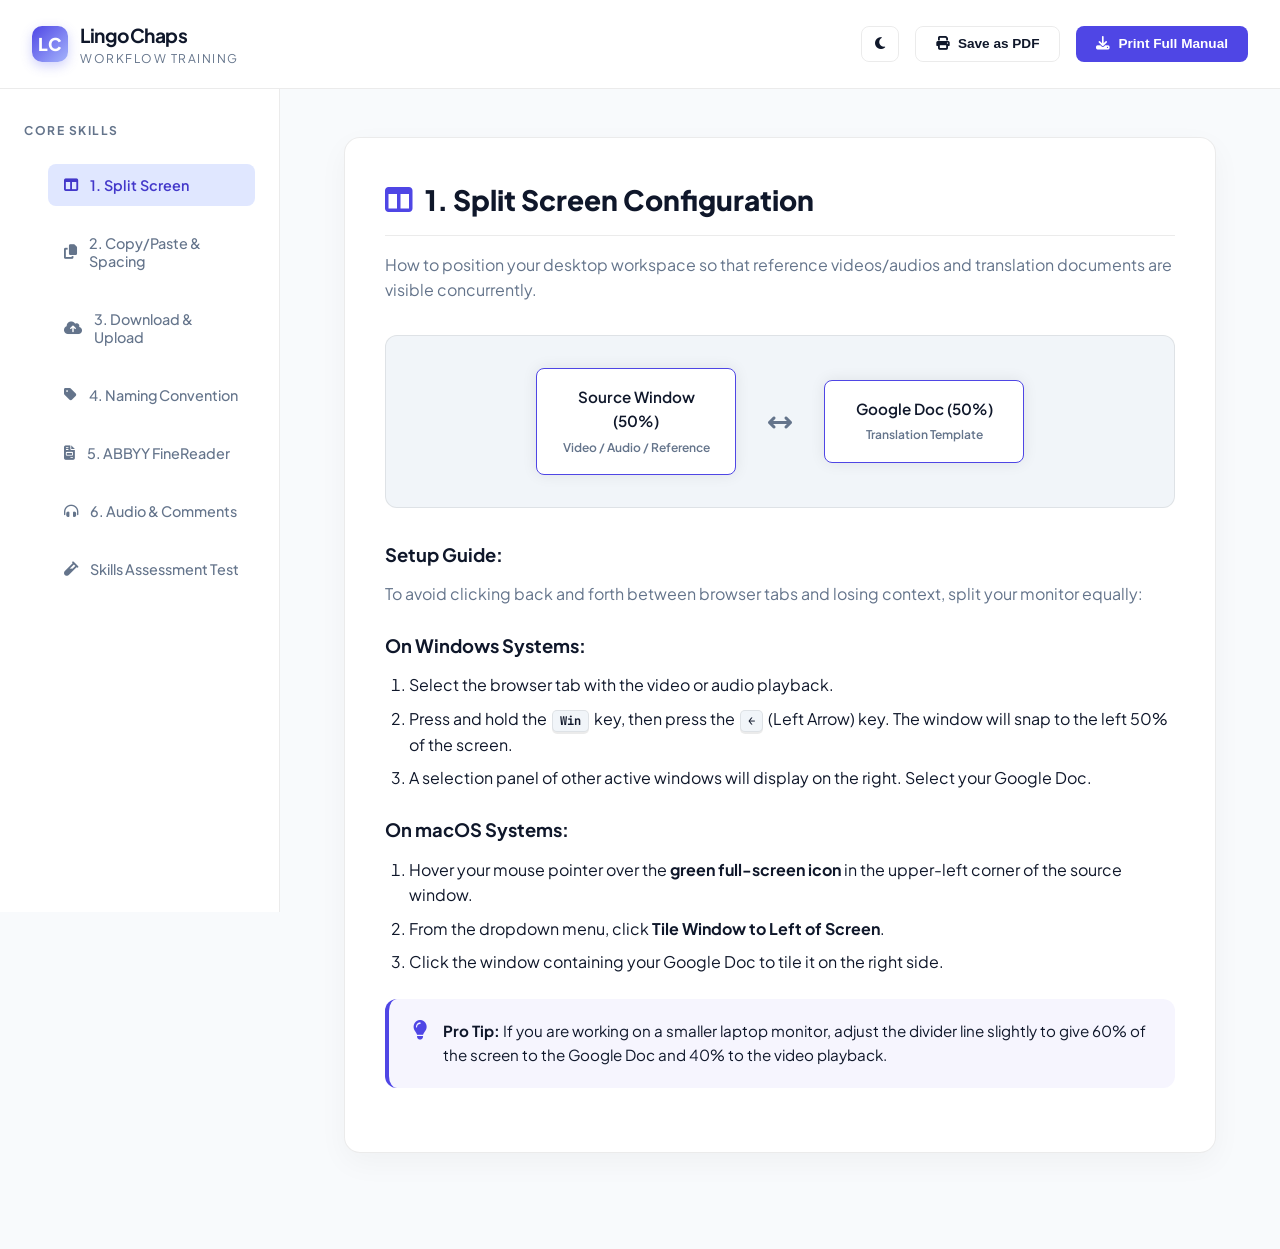
<file: training_refresher_manual.html>
<!DOCTYPE html>
<html lang="en">
<head>
    <meta charset="UTF-8">
    <meta name="viewport" content="width=device-width, initial-scale=1.0">
    <title>LingoChaps - Core Workflow & Efficiency Guide</title>
    <!-- Google Fonts -->
    <link rel="preconnect" href="https://fonts.googleapis.com">
    <link rel="preconnect" href="https://fonts.gstatic.com" crossorigin>
    <link href="https://fonts.googleapis.com/css2?family=Plus+Jakarta+Sans:wght@300;400;500;600;700;800&family=JetBrains+Mono:wght@400;500;700&display=swap" rel="stylesheet">
    <!-- FontAwesome for icons -->
    <link rel="stylesheet" href="https://cdnjs.cloudflare.com/ajax/libs/font-awesome/6.4.0/css/all.min.css">
    
    <style>
        :root {
            --primary: #4f46e5;
            --primary-hover: #3730a3;
            --secondary: #10b981;
            --danger: #ef4444;
            --warning: #f59e0b;
            --bg-main: #f8fafc;
            --bg-card: #ffffff;
            --bg-sidebar: #ffffff;
            --bg-well: #f1f5f9;
            --border: rgba(0, 0, 0, 0.08);
            --text-main: #0f172a;
            --text-muted: #64748b;
            --font-mono: 'JetBrains Mono', monospace;
            --sidebar-active-bg: #e0e7ff;
            --sidebar-active-text: #4338ca;
            --shadow: 0 10px 30px rgba(0, 0, 0, 0.04);
            --text-white: #ffffff;
        }

        body.dark-theme {
            --primary: #6366f1;
            --primary-hover: #4f46e5;
            --secondary: #10b981;
            --danger: #ef4444;
            --warning: #f59e0b;
            --bg-main: #0f172a;
            --bg-card: #1e293b;
            --bg-sidebar: #0b0f19;
            --bg-well: #0b0f19;
            --border: rgba(255, 255, 255, 0.08);
            --text-main: #f1f5f9;
            --text-muted: #94a3b8;
            --sidebar-active-bg: var(--primary);
            --sidebar-active-text: #ffffff;
            --shadow: 0 10px 30px rgba(0, 0, 0, 0.2);
            --text-white: #ffffff;
        }

        * {
            box-sizing: border-box;
            margin: 0;
            padding: 0;
        }

        body {
            font-family: 'Plus Jakarta Sans', sans-serif;
            background-color: var(--bg-main);
            color: var(--text-main);
            line-height: 1.6;
            min-height: 100vh;
            display: flex;
            flex-direction: column;
        }

        /* HEADER */
        header.nav-header {
            display: flex;
            justify-content: space-between;
            align-items: center;
            padding: 1.25rem 2rem;
            background-color: var(--bg-sidebar);
            border-bottom: 1px solid var(--border);
            position: sticky;
            top: 0;
            z-index: 100;
        }

        .brand {
            display: flex;
            align-items: center;
            gap: 0.75rem;
        }

        .brand-logo {
            background: linear-gradient(135deg, var(--primary) 0%, #a5b4fc 100%);
            color: #fff;
            font-weight: 800;
            width: 36px;
            height: 36px;
            border-radius: 10px;
            display: flex;
            align-items: center;
            justify-content: center;
            font-size: 1.1rem;
            box-shadow: 0 4px 12px rgba(99, 102, 241, 0.3);
        }

        .brand-text h1 {
            font-size: 1.2rem;
            font-weight: 700;
            letter-spacing: -0.5px;
        }

        .brand-text span {
            font-size: 0.75rem;
            color: var(--text-muted);
            text-transform: uppercase;
            letter-spacing: 1.5px;
            display: block;
            margin-top: -2px;
        }

        .header-actions {
            display: flex;
            gap: 1rem;
        }

        .btn {
            background-color: var(--primary);
            color: #fff;
            border: none;
            padding: 0.6rem 1.25rem;
            border-radius: 8px;
            font-weight: 600;
            font-size: 0.85rem;
            cursor: pointer;
            display: inline-flex;
            align-items: center;
            gap: 0.5rem;
            transition: all 0.2s ease;
            text-decoration: none;
        }

        .btn:hover {
            background-color: var(--primary-hover);
            transform: translateY(-1px);
        }

        .btn-secondary {
            background-color: transparent;
            border: 1px solid var(--border);
            color: var(--text-main);
        }

        .btn-secondary:hover {
            background-color: var(--bg-well);
            border-color: var(--text-muted);
        }

        /* LAYOUT */
        .wrapper {
            display: flex;
            flex: 1;
        }

        aside.sidebar {
            width: 280px;
            background-color: var(--bg-sidebar);
            border-right: 1px solid var(--border);
            padding: 2rem 1.5rem;
            position: sticky;
            top: 77px;
            height: calc(100vh - 77px);
            overflow-y: auto;
        }

        .sidebar-title {
            font-size: 0.75rem;
            text-transform: uppercase;
            letter-spacing: 1.5px;
            color: var(--text-muted);
            margin-bottom: 1.5rem;
            font-weight: 700;
        }

        .menu-list {
            list-style: none;
            display: flex;
            flex-direction: column;
            gap: 0.5rem;
        }

        .menu-item button {
            width: 100%;
            background: none;
            border: none;
            color: var(--text-muted);
            padding: 0.75rem 1rem;
            border-radius: 8px;
            text-align: left;
            font-family: inherit;
            font-size: 0.9rem;
            font-weight: 500;
            cursor: pointer;
            display: flex;
            align-items: center;
            gap: 0.75rem;
            transition: all 0.2s ease;
        }

        .menu-item button:hover {
            color: var(--text-main);
            background-color: var(--bg-well);
        }

        .menu-item.active button {
            color: var(--sidebar-active-text);
            background-color: var(--sidebar-active-bg);
            font-weight: 600;
        }

        main.content-area {
            flex: 1;
            padding: 3rem 4rem;
            max-width: 1000px;
            margin: 0 auto;
        }

        .section-card {
            background-color: var(--bg-card);
            border: 1px solid var(--border);
            border-radius: 16px;
            padding: 2.5rem;
            box-shadow: var(--shadow);
            margin-bottom: 3rem;
            display: none;
            animation: fadeIn 0.4s ease-out forwards;
        }

        .section-card.active {
            display: block;
        }

        @keyframes fadeIn {
            from { opacity: 0; transform: translateY(10px); }
            to { opacity: 1; transform: translateY(0); }
        }

        /* TYPOGRAPHY & BLOCKS */
        h2.section-title {
            font-size: 1.75rem;
            font-weight: 800;
            margin-bottom: 1rem;
            display: flex;
            align-items: center;
            gap: 0.75rem;
            color: var(--text-main);
            border-bottom: 1px solid var(--border);
            padding-bottom: 0.75rem;
        }

        h2.section-title i {
            color: var(--primary);
        }

        .description {
            color: var(--text-muted);
            font-size: 1rem;
            margin-bottom: 2rem;
        }

        h3 {
            font-size: 1.15rem;
            font-weight: 700;
            margin: 1.5rem 0 0.75rem 0;
            color: var(--text-main);
        }

        p {
            margin-bottom: 1rem;
            color: var(--text-muted);
        }

        ol, ul {
            margin-left: 1.5rem;
            margin-bottom: 1.5rem;
            color: var(--text-main);
        }

        li {
            margin-bottom: 0.5rem;
        }

        /* KEYBOARD KEYS */
        kbd {
            background-color: var(--bg-well);
            border: 1px solid var(--border);
            border-radius: 5px;
            box-shadow: 0 2px 0 var(--border);
            color: var(--text-main);
            display: inline-block;
            font-family: var(--font-mono);
            font-size: 0.75rem;
            font-weight: 700;
            line-height: 1;
            padding: 4px 7px;
            margin: 0 2px;
        }

        /* ALERTS */
        .alert {
            padding: 1.25rem 1.5rem;
            border-radius: 12px;
            margin: 1.5rem 0;
            display: flex;
            gap: 1rem;
            align-items: flex-start;
            font-size: 0.95rem;
        }

        .alert-info {
            background-color: rgba(79, 70, 229, 0.05);
            border-left: 4px solid var(--primary);
            color: var(--text-main);
        }

        .alert-info i {
            color: var(--primary);
            font-size: 1.2rem;
            margin-top: 2px;
        }

        .alert-warning {
            background-color: rgba(217, 119, 6, 0.05);
            border-left: 4px solid var(--warning);
            color: var(--text-main);
        }

        .alert-warning i {
            color: var(--warning);
            font-size: 1.2rem;
            margin-top: 2px;
        }

        /* TABLE */
        table {
            width: 100%;
            border-collapse: collapse;
            margin: 1.5rem 0;
            font-size: 0.9rem;
        }

        th, td {
            padding: 0.75rem 1rem;
            border: 1px solid var(--border);
            text-align: left;
        }

        th {
            background-color: var(--bg-well);
            color: var(--text-main);
            font-weight: 700;
        }

        td {
            color: var(--text-main);
        }

        /* CODE SNIPPETS */
        code.naming-badge {
            font-family: var(--font-mono);
            font-weight: 700;
            color: #f472b6;
            background-color: rgba(244, 114, 182, 0.08);
            padding: 2px 6px;
            border-radius: 4px;
            border: 1px solid rgba(244, 114, 182, 0.2);
            font-size: 0.95rem;
        }

        pre {
            background-color: var(--bg-well);
            padding: 1rem 1.25rem;
            border-radius: 8px;
            border: 1px solid var(--border);
            overflow-x: auto;
            margin: 1.25rem 0;
        }

        pre code {
            font-family: var(--font-mono);
            font-size: 0.85rem;
            color: var(--text-main);
        }

        /* DIAGRAM */
        .diagram-container {
            background-color: var(--bg-well);
            border: 1px solid var(--border);
            border-radius: 12px;
            padding: 2rem;
            display: flex;
            justify-content: center;
            align-items: center;
            gap: 2rem;
            margin: 2rem 0;
        }

        .diagram-box {
            background-color: var(--bg-card);
            border: 1px solid var(--border);
            border-radius: 8px;
            padding: 1rem 1.5rem;
            text-align: center;
            width: 200px;
            font-weight: 600;
            font-size: 0.95rem;
            box-shadow: var(--shadow);
        }

        .diagram-box.active {
            border-color: var(--primary);
            box-shadow: 0 0 15px var(--border);
        }

        .diagram-arrow {
            color: var(--text-muted);
            font-size: 1.5rem;
        }

        /* PRINT STYLING FOR DOWNLOADS */
        @media print {
            body {
                background-color: #fff !important;
                color: #000 !important;
                font-size: 11pt;
            }

            header.nav-header, aside.sidebar, .btn, .header-actions {
                display: none !important;
            }

            main.content-area {
                padding: 0 !important;
                margin: 0 !important;
                max-width: 100% !important;
            }

            .section-card {
                display: block !important;
                background-color: #fff !important;
                border: none !important;
                box-shadow: none !important;
                padding: 0 !important;
                margin-bottom: 3.5rem !important;
                page-break-after: always;
            }

            .section-card:last-child {
                page-break-after: avoid;
            }

            h2.section-title {
                color: #000 !important;
                border-bottom: 2px solid #000 !important;
                font-size: 18pt !important;
                margin-top: 1rem;
            }

            h2.section-title i {
                display: none;
            }

            h3 {
                color: #000 !important;
                font-size: 13pt !important;
            }

            p, li, td {
                color: #111 !important;
            }

            th {
                background-color: #f1f5f9 !important;
                color: #000 !important;
                border: 1px solid #94a3b8 !important;
            }

            td, tr {
                border: 1px solid #94a3b8 !important;
            }

            kbd {
                background-color: #f1f5f9 !important;
                color: #000 !important;
                border: 1px solid #94a3b8 !important;
                box-shadow: none !important;
            }

            .alert {
                border: 1px solid #cbd5e1 !important;
                background-color: #f8fafc !important;
                color: #000 !important;
            }

            .diagram-container {
                display: none !important;
            }
        }

        /* ASSESSMENT CENTER STYLING */
        .assessment-card {
            background-color: var(--bg-card);
            border: 1px solid var(--border);
            border-radius: 16px;
            padding: 2rem;
            color: var(--text-main);
        }

        .assessment-header {
            display: flex;
            justify-content: space-between;
            align-items: center;
            margin-bottom: 2rem;
            border-bottom: 1px solid var(--border);
            padding-bottom: 1rem;
        }

        .timer-container {
            display: flex;
            align-items: center;
            gap: 10px;
            font-size: 1.1rem;
            font-weight: 700;
            color: var(--warning);
            background-color: rgba(245, 158, 11, 0.08);
            border: 1px solid rgba(245, 158, 11, 0.2);
            padding: 6px 16px;
            border-radius: 20px;
        }

        .timer-container.danger {
            color: var(--danger);
            background-color: rgba(239, 68, 68, 0.08);
            border-color: rgba(239, 68, 68, 0.2);
            animation: pulse-border 1s infinite alternate;
        }

        @keyframes pulse-border {
            from { border-color: rgba(239, 68, 68, 0.2); }
            to { border-color: var(--danger); }
        }

        .quiz-intro {
            text-align: center;
            padding: 2rem 1rem;
        }

        .quiz-intro i.big-icon {
            font-size: 4rem;
            color: var(--primary);
            margin-bottom: 1.5rem;
            display: block;
        }
        /* Options cards */
        .options-list {
            list-style: none;
            margin-left: 0;
            margin-bottom: 2rem;
            display: flex;
            flex-direction: column;
            gap: 10px;
        }

        .option-item {
            background-color: var(--bg-card);
            border: 1px solid var(--border);
            border-radius: 10px;
            padding: 12px 18px;
            cursor: pointer;
            transition: 0.2s;
            display: flex;
            align-items: center;
            gap: 12px;
            font-size: 0.95rem;
        }

        .option-item:hover {
            border-color: var(--text-muted);
            background-color: var(--bg-well);
        }

        .option-item.selected {
            border-color: var(--primary);
            background-color: rgba(79, 70, 229, 0.08);
            color: var(--primary);
            font-weight: 600;
        }

        .option-radio-dot {
            width: 16px;
            height: 16px;
            border: 2px solid var(--border);
            border-radius: 50%;
            display: inline-block;
            position: relative;
            flex-shrink: 0;
        }

        .option-item.selected .option-radio-dot {
            border-color: var(--primary);
        }

        .option-item.selected .option-radio-dot::after {
            content: '';
            width: 8px;
            height: 8px;
            background-color: var(--primary);
            border-radius: 50%;
            position: absolute;
            top: 50%;
            left: 50%;
            transform: translate(-50%, -50%);
        }

        /* Typing Test Box */
        .typing-display {
            background-color: var(--bg-well);
            padding: 1.25rem;
            border-radius: 8px;
            border: 1px solid var(--border);
            font-family: var(--font-mono);
            font-size: 0.95rem;
            margin-bottom: 1.5rem;
            line-height: 1.6;
            white-space: pre-wrap;
            user-select: none;
        }

        .typing-display span {
            transition: background 0.1s;
        }

        .typing-char-correct {
            color: var(--secondary);
            background-color: rgba(16, 185, 129, 0.1);
        }

        .typing-char-incorrect {
            color: var(--danger);
            background-color: rgba(239, 68, 68, 0.2);
            text-decoration: underline;
        }

        .typing-char-current {
            background-color: rgba(99, 102, 241, 0.3);
            border-bottom: 2px solid var(--primary);
        }

        .typing-textarea {
            width: 100%;
            background-color: var(--bg-well);
            border: 2px solid var(--border);
            border-radius: 8px;
            color: var(--text-main);
            padding: 12px;
            font-family: var(--font-mono);
            font-size: 0.95rem;
            resize: none;
            height: 100px;
            outline: none;
            transition: border-color 0.2s;
        }

        .typing-textarea:focus {
            border-color: var(--primary);
        }

        .typing-metrics {
            display: flex;
            gap: 20px;
            margin-top: 10px;
            font-size: 0.9rem;
            color: var(--text-muted);
        }

        .typing-metric-val {
            font-weight: 700;
            color: var(--text-main);
        }

        /* Audio Listening widget */
        .audio-test-container {
            display: flex;
            align-items: center;
            gap: 1.5rem;
            background-color: var(--bg-well);
            padding: 1.5rem;
            border-radius: 12px;
            border: 1px solid var(--border);
            margin-bottom: 1.5rem;
        }

        .audio-play-btn {
            width: 54px;
            height: 54px;
            background-color: var(--primary);
            border: none;
            border-radius: 50%;
            color: var(--text-white);
            font-size: 1.4rem;
            cursor: pointer;
            display: flex;
            align-items: center;
            justify-content: center;
            transition: all 0.2s;
            box-shadow: 0 4px 12px rgba(79, 70, 229, 0.2);
        }

        .audio-play-btn:hover {
            transform: scale(1.05);
            background-color: var(--primary-hover);
        }

        .audio-play-btn.playing {
            animation: pulse-audio 1.2s infinite;
        }

        @keyframes pulse-audio {
            0% { box-shadow: 0 0 0 0 rgba(99, 102, 241, 0.6); }
            70% { box-shadow: 0 0 0 15px rgba(99, 102, 241, 0); }
            100% { box-shadow: 0 0 0 0 rgba(99, 102, 241, 0); }
        }

        /* Stepper navigation */
        .stepper-progress {
            display: flex;
            justify-content: space-between;
            align-items: center;
            margin-bottom: 1.5rem;
        }

        .stepper-dots {
            display: flex;
            gap: 8px;
        }

        .stepper-dot {
            width: 10px;
            height: 10px;
            border-radius: 50%;
            background-color: var(--border);
            transition: 0.3s;
        }

        .stepper-dot.active {
            background-color: var(--primary);
            transform: scale(1.25);
        }

        .stepper-dot.completed {
            background-color: var(--secondary);
        }

        /* Results dashboard */
        .results-container {
            display: flex;
            flex-direction: column;
            gap: 2rem;
            animation: fadeIn 0.5s ease-out;
        }

        .results-dashboard-grid {
            display: grid;
            grid-template-columns: 1fr 2fr;
            gap: 2rem;
        }

        .score-circle-card {
            background-color: var(--bg-card);
            border: 1px solid var(--border);
            border-radius: 16px;
            padding: 2rem;
            display: flex;
            flex-direction: column;
            align-items: center;
            justify-content: center;
            text-align: center;
            box-shadow: var(--shadow);
        }

        .circular-meter {
            position: relative;
            width: 150px;
            height: 150px;
            margin-bottom: 1.5rem;
        }

        .circular-meter svg {
            width: 100%;
            height: 100%;
            transform: rotate(-90deg);
        }

        .circular-meter circle {
            fill: none;
            stroke-width: 10;
        }

        .circular-meter .meter-bg {
            stroke: var(--border);
        }

        .circular-meter .meter-fill {
            stroke: var(--primary);
            stroke-linecap: round;
            transition: stroke-dashoffset 1s ease-out;
        }

        .meter-text {
            position: absolute;
            top: 50%;
            left: 50%;
            transform: translate(-50%, -50%);
            font-size: 2rem;
            font-weight: 800;
            color: var(--text-main);
        }

        .result-badge {
            display: inline-block;
            padding: 6px 18px;
            border-radius: 20px;
            font-weight: 700;
            font-size: 0.9rem;
            text-transform: uppercase;
        }

        .result-badge.pass {
            background-color: rgba(16, 185, 129, 0.1);
            color: var(--secondary);
            border: 1px solid rgba(16, 185, 129, 0.2);
        }

        .result-badge.fail {
            background-color: rgba(239, 68, 68, 0.1);
            color: var(--danger);
            border: 1px solid rgba(239, 68, 68, 0.2);
        }

        .bar-chart-card {
            background-color: var(--bg-card);
            border: 1px solid var(--border);
            border-radius: 16px;
            padding: 2rem;
            box-shadow: var(--shadow);
        }

        .bar-item {
            margin-bottom: 1.25rem;
        }

        .bar-item-header {
            display: flex;
            justify-content: space-between;
            font-size: 0.85rem;
            color: var(--text-muted);
            margin-bottom: 4px;
        }

        .bar-track {
            height: 8px;
            background-color: var(--border);
            border-radius: 4px;
            overflow: hidden;
        }

        .bar-fill {
            height: 100%;
            background-color: var(--primary);
            border-radius: 4px;
            transition: width 1s ease-out;
        }

        .review-box {
            border: 1px solid var(--border);
            border-radius: 12px;
            padding: 1.5rem;
            margin-top: 1rem;
            background-color: var(--bg-well);
        }

        .review-header-line {
            display: flex;
            justify-content: space-between;
            align-items: center;
            font-weight: 700;
            margin-bottom: 8px;
        }

        .review-badge {
            font-size: 0.75rem;
            font-weight: 800;
            padding: 2px 8px;
            border-radius: 4px;
            text-transform: uppercase;
        }

        .review-badge.correct {
            background-color: rgba(16, 185, 129, 0.1);
            color: var(--secondary);
        }

        .review-badge.incorrect {
            background-color: rgba(239, 68, 68, 0.1);
            color: var(--danger);
        }
    </style>
</head>
<body>

    <!-- Top Navigation Header -->
    <header class="nav-header">
        <div class="brand">
            <div class="brand-logo">LC</div>
            <div class="brand-text">
                <h1>LingoChaps</h1>
                <span>Workflow Training</span>
            </div>
        </div>
        <div class="header-actions">
            <button class="btn btn-secondary" id="theme-toggle-btn" title="Toggle Light/Dark Theme" style="padding: 0.6rem 0.8rem;"><i class="fas fa-moon"></i></button>
            <button class="btn btn-secondary" onclick="window.print()"><i class="fas fa-print"></i> Save as PDF</button>
            <button class="btn" id="print-guide-btn"><i class="fas fa-download"></i> Print Full Manual</button>
        </div>
    </header>

    <div class="wrapper">
        <!-- Sidebar Navigation -->
        <aside class="sidebar">
            <div class="sidebar-title">Core Skills</div>
            <nav>
                <ul class="menu-list">
                    <li class="menu-item active" data-target="skill-1">
                        <button><i class="fas fa-columns"></i> 1. Split Screen</button>
                    </li>
                    <li class="menu-item" data-target="skill-2">
                        <button><i class="fas fa-copy"></i> 2. Copy/Paste & Spacing</button>
                    </li>
                    <li class="menu-item" data-target="skill-3">
                        <button><i class="fas fa-cloud-upload-alt"></i> 3. Download & Upload</button>
                    </li>
                    <li class="menu-item" data-target="skill-4">
                        <button><i class="fas fa-tag"></i> 4. Naming Convention</button>
                    </li>
                    <li class="menu-item" data-target="skill-5">
                        <button><i class="fas fa-file-invoice"></i> 5. ABBYY FineReader</button>
                    </li>
                    <li class="menu-item" data-target="skill-6">
                        <button><i class="fas fa-headphones-alt"></i> 6. Audio & Comments</button>
                    </li>
                    <li class="menu-item" data-target="assessment-tab">
                        <button><i class="fas fa-vial"></i> Skills Assessment Test</button>
                    </li>
                </ul>
            </nav>
        </aside>

        <!-- Main Content Panel -->
        <main class="content-area">
            
            <!-- Skill 1: Split Screen -->
            <div class="section-card active" id="skill-1">
                <h2 class="section-title"><i class="fas fa-columns"></i> 1. Split Screen Configuration</h2>
                <p class="description">How to position your desktop workspace so that reference videos/audios and translation documents are visible concurrently.</p>
                
                <div class="diagram-container">
                    <div class="diagram-box active">Source Window (50%)<br><span style="font-size: 0.75rem; color:var(--text-muted)">Video / Audio / Reference</span></div>
                    <div class="diagram-arrow"><i class="fas fa-arrows-left-right"></i></div>
                    <div class="diagram-box active">Google Doc (50%)<br><span style="font-size: 0.75rem; color:var(--text-muted)">Translation Template</span></div>
                </div>

                <h3>Setup Guide:</h3>
                <p>To avoid clicking back and forth between browser tabs and losing context, split your monitor equally:</p>
                
                <h3>On Windows Systems:</h3>
                <ol>
                    <li>Select the browser tab with the video or audio playback.</li>
                    <li>Press and hold the <kbd>Win</kbd> key, then press the <kbd>←</kbd> (Left Arrow) key. The window will snap to the left 50% of the screen.</li>
                    <li>A selection panel of other active windows will display on the right. Select your Google Doc.</li>
                </ol>

                <h3>On macOS Systems:</h3>
                <ol>
                    <li>Hover your mouse pointer over the <strong>green full-screen icon</strong> in the upper-left corner of the source window.</li>
                    <li>From the dropdown menu, click <strong>Tile Window to Left of Screen</strong>.</li>
                    <li>Click the window containing your Google Doc to tile it on the right side.</li>
                </ol>

                <div class="alert alert-info">
                    <i class="fas fa-lightbulb"></i>
                    <div>
                        <strong>Pro Tip:</strong> If you are working on a smaller laptop monitor, adjust the divider line slightly to give 60% of the screen to the Google Doc and 40% to the video playback.
                    </div>
                </div>
            </div>

            <!-- Skill 2: Copy Paste & Spacing -->
            <div class="section-card" id="skill-2">
                <h2 class="section-title"><i class="fas fa-copy"></i> 2. Copy-Pasting & Spacing Rules</h2>
                <p class="description">Best practices for transferring transcripts into Google Docs without breaking template formats and keeping text neatly spaced.</p>

                <h3>A. Pasting Plain Text</h3>
                <p>When you copy transcription segments from LingoChaps Studio or online text fields, they carry over background styles. Standard pasting will alter the target template's fonts, colors, and line spacing.</p>
                
                <div class="alert alert-warning">
                    <i class="fas fa-exclamation-triangle"></i>
                    <div>
                        <strong>The Golden Rule:</strong> Always paste plain text without formatting using these specific commands:
                        <div style="margin-top: 10px;">
                            <strong>Windows:</strong> <kbd>Ctrl</kbd> + <kbd>Shift</kbd> + <kbd>V</kbd><br>
                            <strong>macOS:</strong> <kbd>Cmd</kbd> + <kbd>Shift</kbd> + <kbd>V</kbd>
                        </div>
                    </div>
                </div>

                <h3>B. Handling Paragraph & Line Spacing</h3>
                <ul>
                    <li><strong>No Empty Line Carriage Returns:</strong> Avoid hitting <kbd>Enter</kbd> twice to create vertical whitespace. Instead, select the text, go to the top menu, choose <strong>Format > Line & paragraph spacing</strong>, and click <strong>Add space after paragraph</strong>.</li>
                    <li><strong>Speaker Break Spacing:</strong> Separate different speaker turns and new timestamps with exactly one blank paragraph line. Inside a speaker's turn, keep sentences contiguous.</li>
                </ul>
            </div>

            <!-- Skill 3: Download & Upload -->
            <div class="section-card" id="skill-3">
                <h2 class="section-title"><i class="fas fa-cloud-upload-alt"></i> 3. Download & Uploading Procedure</h2>
                <p class="description">Standard steps to save raw files locally, verify sizes, and upload them back to designated Google Drive folders.</p>

                <h3>A. Local Download Pipeline</h3>
                <ol>
                    <li>Never download files onto your Desktop. This clutter causes file mix-ups.</li>
                    <li>Create a folder on your system local disk: <kbd>D:\Videostowords\</kbd>.</li>
                    <li>Save all downloaded MP4/MP3 files into this folder.</li>
                    <li><strong>Confirm completeness:</strong> Ensure that the download progress bar has fully finished. Check the file size on your disk against the server size to prevent working on a corrupted, half-downloaded file.</li>
                </ol>

                <h3>B. Cloud Upload Pipeline</h3>
                <ol>
                    <li>Open the LingoChaps shared Google Drive.</li>
                    <li>Navigate to the folder corresponding to the current date and client code.</li>
                    <li>Drag the file from your local disk <kbd>D:\Videostowords\</kbd> into the folder.</li>
                    <li>Once uploaded, right-click the file in Drive, select <strong>Share > Copy Link</strong>. Make sure it is shareable, and paste the link into the <strong>Allocation Sheet</strong>.</li>
                </ol>
            </div>

            <!-- Skill 4: Naming Convention -->
            <div class="section-card" id="skill-4">
                <h2 class="section-title"><i class="fas fa-tag"></i> 4. Standardized Naming Convention</h2>
                <p class="description">A strict file-naming structure to keep project archives organized and prevent translation mix-ups.</p>

                <div class="alert alert-info">
                    <i class="fas fa-folder-open"></i>
                    <div>
                        <strong>Naming Rule Formula:</strong> All file names must strictly match the following convention:
                        <br><br>
                        <code class="naming-badge">([Language]_[Start_Timestamp]-[End_Timestamp]_[Video_Code])</code>
                    </div>
                </div>

                <h3>Reference Table:</h3>
                <table>
                    <thead>
                        <tr>
                            <th>Language</th>
                            <th>Segment Timestamp</th>
                            <th>Video Code</th>
                            <th>Standard Output Name</th>
                        </tr>
                    </thead>
                    <tbody>
                        <tr>
                            <td>Arabic</td>
                            <td>00:00:00 to 00:00:25</td>
                            <td>fa231x</td>
                            <td><code>(Arabic_00:00:00-00:00:25_fa231x).mp4</code></td>
                        </tr>
                        <tr>
                            <td>Persian</td>
                            <td>00:02:15 to 00:05:30</td>
                            <td>yt883k</td>
                            <td><code>(Persian_00:02:15-00:05:30_yt883k).mp4</code></td>
                        </tr>
                        <tr>
                            <td>English</td>
                            <td>00:00:00 to 00:15:00</td>
                            <td>tr920m</td>
                            <td><code>(English_00:00:00-00:15:00_tr920m).mp3</code></td>
                        </tr>
                    </tbody>
                </table>

                <div class="alert alert-warning">
                    <i class="fas fa-ban"></i>
                    <div>
                        <strong>Prohibited Formats:</strong> Names like <code>trim_video.mp4</code>, <code>output_fa.mp4</code>, or <code>Persian_4mins.mp4</code> are not acceptable.
                    </div>
                </div>
            </div>

            <!-- Skill 5: ABBYY FineReader -->
            <div class="section-card" id="skill-5">
                <h2 class="section-title"><i class="fas fa-file-invoice"></i> 5. ABBYY FineReader OCR Reading</h2>
                <p class="description">How to use ABBYY FineReader to convert image-based PDFs or screenshots into editable text for translation check.</p>

                <h3>What is ABBYY FineReader?</h3>
                <p>It is an Optical Character Recognition (OCR) software that converts scanned documents, PDFs, and images containing text (such as foreign dialogue cards or video subtitles) into digital, selectable, and editable layouts.</p>

                <h3>Standard Operating Procedure:</h3>
                <ol>
                    <li>Launch **ABBYY FineReader** on your workstation.</li>
                    <li>Select **Open PDF/Image Document** and choose your target file.</li>
                    <li>Set the document language (e.g. Arabic, Persian, English) in the toolbar.</li>
                    <li>Click the **Recognize** button to scan the layout.</li>
                    <li><strong>Verification Phase (Critical):</strong> ABBYY will highlight words with low-confidence recognition in blue or red. Review these specific areas side-by-side against the original image. Correct character reading errors manually.</li>
                    <li>Highlight the verified text blocks, click copy, and paste them into your Google Doc using <kbd>Ctrl+Shift+V</kbd> / <kbd>Cmd+Shift+V</kbd>.</li>
                </ol>
            </div>

            <!-- Skill 6: Audio & Comments -->
            <div class="section-card" id="skill-6">
                <h2 class="section-title"><i class="fas fa-headphones-alt"></i> 6. Audio Listening, Video Playback & Google Doc Comments</h2>
                <p class="description">How to transcribe complex audio segments and record questions using standardized comment tags in Google Docs.</p>

                <h3>A. Precise Audio Listening Rules</h3>
                <ul>
                    <li><strong>Wear Headphones:</strong> Over-ear headphones are required. Do not use open speakers.</li>
                    <li><strong>Adjust Playback Speed:</strong> When speech is fast, dialect-heavy, or overlaps, slow down playback in your media player to **0.75x** or **0.8x**.</li>
                    <li><strong>Three-Times Rule:</strong> Play unclear audio segments at least **three times** at different volumes and speeds before flagging.</li>
                </ul>

                <h3>B. Adding Context Comments in Google Docs</h3>
                <p>When spelling, proper nouns, or audio words remain unclear, insert a comment using <kbd>Ctrl + Alt + M</kbd> (Windows) or <kbd>Cmd + Option + M</kbd> (Mac) and apply these exact tags:</p>

                <table>
                    <thead>
                        <tr>
                            <th>Standard Tag</th>
                            <th>When to Use</th>
                            <th>Example Comment Form</th>
                        </tr>
                    </thead>
                    <tbody>
                        <tr>
                            <td><code>[UNCLEAR @ MM:SS]</code></td>
                            <td>Muffled speech, background noises, overlapping dialogues.</td>
                            <td><code>[UNCLEAR @ 04:12] Sounds like "distribute" or "attribute".</code></td>
                        </tr>
                        <tr>
                            <td><code>[TERM QUERY]</code></td>
                            <td>Specific technical terminology needing client check.</td>
                            <td><code>[TERM QUERY] Local industry reference for logistics framework.</code></td>
                        </tr>
                        <tr>
                            <td><code>[PROPER NOUN]</code></td>
                            <td>Names, locations, or brands whose spellings are unverified.</td>
                            <td><code>[PROPER NOUN] Spelled phonetic name "Snigdha" - check.</code></td>
                        </tr>
                    </tbody>
                </table>
            </div>

            <!-- Skills Assessment Test Tab -->
            <div class="section-card" id="assessment-tab">
                <h2 class="section-title"><i class="fas fa-vial"></i> Skills Assessment Test</h2>
                <p class="description">Check your overall knowledge on listening, typing, shortcuts, grammar, and naming rules with a 15-minute timed test.</p>
                
                <div class="assessment-card">
                    <!-- TIMER BAR (Hidden in intro and results) -->
                    <div id="quiz-timer-bar" class="assessment-header" style="display: none;">
                        <span id="quiz-question-num" style="font-weight: 700;">Question 1 of 15</span>
                        <div class="timer-container" id="quiz-timer-box">
                            <i class="far fa-clock"></i> <span id="quiz-timer-text">15:00</span>
                        </div>
                    </div>

                    <!-- STEPPER INDICATORS (Hidden in intro and results) -->
                    <div id="quiz-stepper" class="stepper-progress" style="display: none;">
                        <div class="stepper-dots" id="quiz-stepper-dots">
                            <!-- Injected by JS -->
                        </div>
                        <span id="quiz-category-tag" class="naming-badge" style="font-size: 0.75rem;">Category</span>
                    </div>

                    <!-- INTRO SCREEN -->
                    <div id="quiz-intro-screen" class="quiz-intro">
                        <i class="fas fa-user-check big-icon"></i>
                        <h3 style="margin-top: 0;">Translator Interview Assessment</h3>
                        <p style="margin-bottom: 2rem;">This diagnostic test evaluates candidates during the hiring interview process. It checks basic computer handling, English grammar and sentence building, verbal reasoning, analytical reading, auditory listening transcription, and typing speed.</p>
                        
                        <div style="font-size: 0.9rem; margin-bottom: 1.5rem; text-align: left; max-width: 450px; margin-left: auto; margin-right: auto; color: var(--text-muted);">
                            <div style="margin-bottom: 8px;"><i class="fas fa-check" style="color: var(--secondary); margin-right: 8px;"></i> 12 General Multiple-Choice Questions</div>
                            <div style="margin-bottom: 8px;"><i class="fas fa-check" style="color: var(--secondary); margin-right: 8px;"></i> 2 Dialogue Listening Awareness Questions</div>
                            <div style="margin-bottom: 8px;"><i class="fas fa-check" style="color: var(--secondary); margin-right: 8px;"></i> 1 Live Typing Speed Test (1-Minute duration)</div>
                            <div style="margin-bottom: 8px;"><i class="fas fa-clock" style="color: var(--warning); margin-right: 8px;"></i> 15-Minute Live Countdown Timer</div>
                        </div>

                        <!-- Fixed timer starts automatically -->

                        <button class="btn" id="start-quiz-btn" style="padding: 0.8rem 2.5rem; font-size: 1rem; margin-top: 1rem;"><i class="fas fa-play"></i> Start Assessment</button>
                    </div>

                    <!-- RUNNING QUESTION VIEW -->
                    <div id="quiz-question-screen" style="display: none;">
                        <!-- Heading of category -->
                        <h3 id="quiz-question-title" style="margin-top: 0; margin-bottom: 1rem; font-size: 1.15rem; color: var(--text-main);">Question Title</h3>
                        <p id="quiz-question-text" style="font-size: 1rem; margin-bottom: 1.5rem; color: var(--text-muted);">Question text goes here...</p>

                        <!-- Options block (Radio cards) -->
                        <ul class="options-list" id="quiz-options-list">
                            <!-- Injected by JS -->
                        </ul>

                        <!-- Interactive typing test block -->
                        <div id="quiz-typing-block" style="display: none;">
                            <div class="typing-display" id="quiz-typing-display">Target text for typing...</div>
                            <textarea class="typing-textarea" id="quiz-typing-textarea" placeholder="Start typing the text above exactly as shown..."></textarea>
                            <div class="typing-metrics">
                                <span>Speed: <span class="typing-metric-val" id="quiz-typing-wpm">0</span> WPM</span>
                                <span>Accuracy: <span class="typing-metric-val" id="quiz-typing-accuracy">100%</span></span>
                            </div>
                        </div>

                        <!-- Interactive listening test block -->
                        <div id="quiz-listening-block" style="display: none;">
                            <div class="audio-test-container">
                                <button class="audio-play-btn" id="quiz-audio-btn"><i class="fas fa-play"></i></button>
                                <div>
                                    <h4 style="color: var(--text-main); font-size: 0.95rem; margin-bottom: 4px;">Audio Player Simulator</h4>
                                    <p style="font-size:0.8rem; color: var(--text-muted); margin:0;">Click to play the conversation. Listen carefully to the speakers and answer the question below.</p>
                                </div>
                            </div>
                        </div>

                        <!-- Stepper navigation buttons -->
                        <div class="instruction-nav-buttons" style="margin-top: 2rem; border-top: 1px solid var(--border); padding-top: 1.5rem; display: flex; justify-content: space-between;">
                            <button id="quiz-prev-btn" class="btn btn-secondary">Back</button>
                            <button id="quiz-next-btn" class="btn">Next <i class="fas fa-chevron-right"></i></button>
                        </div>
                    </div>

                    <!-- RESULTS SCREEN -->
                    <div id="quiz-results-screen" style="display: none;" class="results-container">
                        <h3 style="margin-top: 0; text-align: center; font-size: 1.5rem;">Diagnostic Assessment Complete</h3>
                        
                        <div class="results-dashboard-grid">
                            <!-- Left: Score circle -->
                            <div class="score-circle-card">
                                <div class="circular-meter">
                                    <svg>
                                        <circle class="meter-bg" cx="75" cy="75" r="65"></circle>
                                        <circle class="meter-fill" id="results-meter-fill" cx="75" cy="75" r="65" stroke-dasharray="408.4" stroke-dashoffset="408.4"></circle>
                                    </svg>
                                    <div class="meter-text" id="results-score-percent">0%</div>
                                </div>
                                <div id="results-badge" class="result-badge pass">PASS</div>
                                <p style="font-size: 0.8rem; color: var(--text-muted); margin-top: 1rem; margin-bottom: 0;" id="results-grade-text">Great job! You possess strong overall core knowledge.</p>
                            </div>

                            <!-- Right: Category breakdown -->
                            <div class="bar-chart-card">
                                <h4 style="margin-top: 0; margin-bottom: 1.25rem; font-size: 1.05rem; color: var(--text-main);">Competency Strengths</h4>
                                
                                <div class="bar-item">
                                    <div class="bar-item-header">
                                        <span>Basic Computer Handling & Literacy</span>
                                        <span id="score-val-computer">0/2</span>
                                    </div>
                                    <div class="bar-track"><div class="bar-fill" id="bar-fill-computer" style="width: 0%;"></div></div>
                                </div>
                                
                                <div class="bar-item">
                                    <div class="bar-item-header">
                                        <span>English Grammar & Vocabulary</span>
                                        <span id="score-val-verbal">0/6</span>
                                    </div>
                                    <div class="bar-track"><div class="bar-fill" id="bar-fill-verbal" style="width: 0%;"></div></div>
                                </div>

                                <div class="bar-item">
                                    <div class="bar-item-header">
                                        <span>Logical Reasoning & Reading</span>
                                        <span id="score-val-reading">0/4</span>
                                    </div>
                                    <div class="bar-track"><div class="bar-fill" id="bar-fill-reading" style="width: 0%;"></div></div>
                                </div>

                                <div class="bar-item">
                                    <div class="bar-item-header">
                                        <span>Auditory Listening & Awareness</span>
                                        <span id="score-val-listening">0/2</span>
                                    </div>
                                    <div class="bar-track"><div class="bar-fill" id="bar-fill-listening" style="width: 0%;"></div></div>
                                </div>

                                <div class="bar-item" style="margin-bottom: 0;">
                                    <div class="bar-item-header">
                                        <span>Typing Performance</span>
                                        <span id="score-val-typing">0 WPM / 0% Acc</span>
                                    </div>
                                    <div class="bar-track"><div class="bar-fill" id="bar-fill-typing" style="width: 0%;"></div></div>
                                </div>
                            </div>
                        </div>

                        <!-- Review list -->
                        <div>
                            <h4 style="margin-bottom: 1rem; border-bottom: 1px solid var(--border); padding-bottom: 0.5rem; color: var(--text-main);">Detailed Answer Review</h4>
                            <div id="results-review-container">
                                <!-- Injected by JS -->
                            </div>
                        </div>

                        <div style="text-align: center; margin-top: 1rem;">
                            <button class="btn" id="restart-quiz-btn"><i class="fas fa-redo"></i> Retake Assessment</button>
                        </div>
                    </div>
                </div>
            </div>

        </main>
    </div>

    <!-- Application Script for Tab Switching & Print Trigger -->
    <script>
        // Tab switching logic
        const menuItems = document.querySelectorAll('.menu-item');
        const sections = document.querySelectorAll('.section-card');

        menuItems.forEach(item => {
            item.addEventListener('click', () => {
                const target = item.dataset.target;
                
                // Clear active states
                menuItems.forEach(mi => mi.classList.remove('active'));
                sections.forEach(sec => sec.classList.remove('active'));

                // Set new active states
                item.classList.add('active');
                document.getElementById(target).classList.add('active');
            });
        });

        // Print full manual trigger
        document.getElementById('print-guide-btn').addEventListener('click', () => {
            // Temporarily show all sections for print layout
            sections.forEach(sec => sec.style.display = 'block');
            
            // Trigger print
            window.print();
            
            // Restore active state viewport layout after print dialog closes
            setTimeout(() => {
                sections.forEach(sec => {
                    sec.style.display = ''; // Reset inline style
                });
            }, 1000);
        });

        // --- ASSESSMENT TEST LOGIC ---

        const quizQuestions = [
            {
                id: 0,
                category: "computer",
                title: "Basic Computer Handling & Shortcuts",
                question: "Which keyboard shortcut is universally used to copy selected text on a computer?",
                options: [
                    "Ctrl + C (or Cmd + C on Mac)",
                    "Ctrl + V (or Cmd + V on Mac)",
                    "Ctrl + X (or Cmd + X on Mac)",
                    "Ctrl + Z (or Cmd + Z on Mac)"
                ],
                correct: 0,
                explanation: "Ctrl + C is the universal shortcut to copy selected items or text, whereas Ctrl + V is used to paste."
            },
            {
                id: 1,
                category: "computer",
                title: "Basic Computer Handling & Navigation",
                question: "When searching for a specific word on a webpage or document, which shortcut key should you use?",
                options: [
                    "Ctrl + P (or Cmd + P on Mac)",
                    "Ctrl + H (or Cmd + H on Mac)",
                    "Ctrl + F (or Cmd + F on Mac)",
                    "Ctrl + N (or Cmd + N on Mac)"
                ],
                correct: 2,
                explanation: "Ctrl + F opens the search dialog box, which allows you to find words in the current view."
            },
            {
                id: 2,
                category: "verbal",
                title: "English Sentence Filling & Grammar",
                question: "Identify the word that best completes the sentence: 'She _______ to the local store yesterday to buy some groceries.'",
                options: [
                    "go",
                    "went",
                    "going",
                    "gone"
                ],
                correct: 1,
                explanation: "The sentence describes a completed past action ('yesterday'), so the past tense form 'went' is required."
            },
            {
                id: 3,
                category: "verbal",
                title: "English Spelling & Vocabulary",
                question: "Which of the following common English words is spelled correctly?",
                options: [
                    "Recieve",
                    "Tomorow",
                    "Separate",
                    "Goverment"
                ],
                correct: 2,
                explanation: "The correct spelling is 'Separate'. The other options are misspelled."
            },
            {
                id: 4,
                category: "verbal",
                title: "English Vocabulary & Usage",
                question: "Choose the word that is the direct opposite (antonym) in meaning to the word 'large':",
                options: [
                    "Small",
                    "Huge",
                    "Wide",
                    "Heavy"
                ],
                correct: 0,
                explanation: "'Small' is the direct opposite of 'large', whereas 'huge' is a synonym."
            },
            {
                id: 5,
                category: "verbal",
                title: "English Sentence Filling & Grammar",
                question: "Identify the word that best completes the sentence: 'The colorful flowers in the garden _______ beautiful after the morning rain.'",
                options: [
                    "look",
                    "looks",
                    "looking",
                    "was"
                ],
                correct: 0,
                explanation: "Since 'flowers' is a plural subject, it requires the plural verb form 'look'."
            },
            {
                id: 6,
                category: "verbal",
                title: "English Grammar & Tenses",
                question: "Choose the correct phrase to fill in the blank: 'By the time the office opens tomorrow morning, she _______ the preparation work.'",
                options: [
                    "will finish",
                    "will have finished",
                    "finishes",
                    "has finished"
                ],
                correct: 1,
                explanation: "The future perfect tense ('will have finished') is used to describe an action that will be completed before another point in the future."
            },
            {
                id: 7,
                category: "verbal",
                title: "English Grammar & Prepositions",
                question: "Choose the correct word to fill in the blank: 'The supervisor was highly satisfied _______ the performance of the new recruits.'",
                options: [
                    "with",
                    "at",
                    "for",
                    "about"
                ],
                correct: 0,
                explanation: "The adjective 'satisfied' is traditionally paired with the preposition 'with' when describing contentment with a result."
            },
            {
                id: 8,
                category: "reading",
                title: "Logical Reasoning & Number Patterns",
                question: "Identify the next number in this sequence: 3, 7, 15, 31, _______.",
                options: [
                    "45",
                    "58",
                    "63",
                    "65"
                ],
                correct: 2,
                explanation: "The pattern doubles the preceding number and adds 1: (3 * 2) + 1 = 7; (7 * 2) + 1 = 15; (15 * 2) + 1 = 31. The next term is (31 * 2) + 1 = 63."
            },
            {
                id: 9,
                category: "reading",
                title: "Logical Reasoning & Alphabet Patterns",
                question: "Identify the next letter in this simple alphabetical sequence: A, C, E, G, _______.",
                options: [
                    "H",
                    "I",
                    "J",
                    "K"
                ],
                correct: 1,
                explanation: "The sequence skips every other letter in the alphabet: A (skip B) C (skip D) E (skip F) G (skip H) I."
            },
            {
                id: 10,
                category: "reading",
                title: "Reading Comprehension & Context",
                question: "Read the passage carefully:\n\n'Effective communication is the key to successful teamwork. When team members share project updates clearly, goals are met on time, avoiding unnecessary delays.'\n\nAccording to the passage, what is the result of clear updates?",
                options: [
                    "Higher project costs",
                    "Longer working hours",
                    "Goals are met on time",
                    "Purchase of faster computers"
                ],
                correct: 2,
                explanation: "The passage explicitly states that clear updates ensure that 'goals are met on time'."
            },
            {
                id: 11,
                category: "reading",
                title: "Reading Verification & Error Detection",
                question: "Identify the grammatical error in this sentence: 'They has gone to the park early this morning.'",
                options: [
                    "'They has' should be 'They have'",
                    "'went' should be used instead of 'gone'",
                    "'early' should be 'earlier'",
                    "There is no error in the sentence"
                ],
                correct: 0,
                explanation: "'They' is a plural subject and requires the plural auxiliary verb 'have' (i.e., 'They have gone')."
            },
            {
                id: 12,
                category: "listening",
                title: "Auditory Listening & Awareness (Question 1)",
                question: "Listen to the dialogue played by the Audio Player. Which room did John book for the team?",
                options: [
                    "Room number two",
                    "Room number four",
                    "Room number ten",
                    "Room number twelve"
                ],
                correct: 1,
                explanation: "In the dialogue, John says: 'I booked room number four for the team.'"
            },
            {
                id: 13,
                category: "listening",
                title: "Auditory Listening & Awareness (Question 2)",
                question: "Listen to the dialogue played by the Audio Player. What time is the meeting scheduled to start?",
                options: [
                    "9:00 AM",
                    "10:00 AM",
                    "11:00 AM",
                    "12:00 PM"
                ],
                correct: 1,
                explanation: "In the dialogue, John states: 'The meeting will start at ten o'clock.'"
            },
            {
                id: 14,
                category: "typing",
                title: "Typing Speed and Accuracy Test",
                question: "Type the target paragraph exactly as shown below to measure your WPM and key stroke accuracy.",
                targetText: "Computers have become an essential part of our daily work lives. From writing simple emails to managing complex spreadsheets, being comfortable with a keyboard helps save time and boosts overall productivity. Taking your time to type accurately is often much better than rushing and making mistakes that require constant corrections."
            }
        ];

        let quizState = {
            active: false,
            currentQuestionIdx: 0,
            selectedTimeLimit: 900, // Fixed 15 minutes (900 seconds)
            timerInterval: null,
            timeRemaining: 900,
            answers: {}, // index -> chosenIndex (or string for text inputs)
            typingStats: {
                wpm: 0,
                accuracy: 100,
                errors: 0,
                typedLength: 0
            }
        };

        // DOM elements
        const qTimerBar = document.getElementById('quiz-timer-bar');
        const qStepper = document.getElementById('quiz-stepper');
        const qIntroScreen = document.getElementById('quiz-intro-screen');
        const qQuestionScreen = document.getElementById('quiz-question-screen');
        const qResultsScreen = document.getElementById('quiz-results-screen');
        const qQuestionNum = document.getElementById('quiz-question-num');
        const qTimerText = document.getElementById('quiz-timer-text');
        const qTimerBox = document.getElementById('quiz-timer-box');
        const qCategoryTag = document.getElementById('quiz-category-tag');
        const qStepperDots = document.getElementById('quiz-stepper-dots');
        const qQuestionTitle = document.getElementById('quiz-question-title');
        const qQuestionText = document.getElementById('quiz-question-text');
        const qOptionsList = document.getElementById('quiz-options-list');
        const qTypingBlock = document.getElementById('quiz-typing-block');
        const qTypingDisplay = document.getElementById('quiz-typing-display');
        const qTypingTextarea = document.getElementById('quiz-typing-textarea');
        const qTypingWpm = document.getElementById('quiz-typing-wpm');
        const qTypingAccuracy = document.getElementById('quiz-typing-accuracy');
        const qListeningBlock = document.getElementById('quiz-listening-block');
        const qAudioBtn = document.getElementById('quiz-audio-btn');
        const qPrevBtn = document.getElementById('quiz-prev-btn');
        const qNextBtn = document.getElementById('quiz-next-btn');

        // Time limit selection removed, using fixed duration

        // Start button trigger
        document.getElementById('start-quiz-btn').addEventListener('click', startQuiz);
        // Next/Prev buttons
        qPrevBtn.addEventListener('click', prevQuestion);
        qNextBtn.addEventListener('click', nextQuestion);
        // Restart button
        document.getElementById('restart-quiz-btn').addEventListener('click', resetQuiz);

        function startQuiz() {
            quizState.active = true;
            quizState.currentQuestionIdx = 0;
            quizState.timeRemaining = quizState.selectedTimeLimit;
            quizState.answers = {};
            quizState.typingStats = { wpm: 0, accuracy: 100, errors: 0, typedLength: 0 };
            
            qIntroScreen.style.display = 'none';
            qResultsScreen.style.display = 'none';
            qTimerBar.style.display = 'flex';
            qStepper.style.display = 'flex';
            qQuestionScreen.style.display = 'block';

            qTimerBox.classList.remove('danger');
            
            // Build stepper dots
            qStepperDots.innerHTML = '';
            quizQuestions.forEach((q, idx) => {
                const dot = document.createElement('div');
                dot.className = 'stepper-dot';
                dot.id = `stepper-dot-${idx}`;
                qStepperDots.appendChild(dot);
            });

            // Start Timer interval
            updateTimerDisplay();
            clearInterval(quizState.timerInterval);
            quizState.timerInterval = setInterval(() => {
                quizState.timeRemaining--;
                updateTimerDisplay();
                if (quizState.timeRemaining <= 0) {
                    clearInterval(quizState.timerInterval);
                    finishQuiz();
                }
            }, 1000);

            renderQuestion();
        }

        function updateTimerDisplay() {
            const minutes = Math.floor(quizState.timeRemaining / 60);
            const seconds = quizState.timeRemaining % 60;
            const text = `${minutes.toString().padStart(2, '0')}:${seconds.toString().padStart(2, '0')}`;
            qTimerText.textContent = text;

            if (quizState.timeRemaining < 60) {
                qTimerBox.classList.add('danger');
            } else {
                qTimerBox.classList.remove('danger');
            }
        }

        function renderQuestion() {
            const currentIdx = quizState.currentQuestionIdx;
            const q = quizQuestions[currentIdx];

            // Update stepper active classes
            quizQuestions.forEach((_, idx) => {
                const dot = document.getElementById(`stepper-dot-${idx}`);
                if (dot) {
                    dot.classList.remove('active');
                    dot.classList.remove('completed');
                    if (idx === currentIdx) {
                        dot.classList.add('active');
                    } else if (quizState.answers[idx] !== undefined) {
                        dot.classList.add('completed');
                    }
                }
            });

            // Set labels
            qQuestionNum.textContent = `Question ${currentIdx + 1} of ${quizQuestions.length}`;
            qCategoryTag.textContent = q.category.toUpperCase();
            qQuestionTitle.textContent = q.title;
            qQuestionText.textContent = q.question;

            // Back button visible state
            qPrevBtn.style.visibility = currentIdx === 0 ? 'hidden' : 'visible';

            // Next button text
            if (currentIdx === quizQuestions.length - 1) {
                qNextBtn.innerHTML = 'Finish <i class="fas fa-check-double"></i>';
            } else {
                qNextBtn.innerHTML = 'Next <i class="fas fa-chevron-right"></i>';
            }

            // Reset blocks
            qOptionsList.style.display = 'none';
            qTypingBlock.style.display = 'none';
            qListeningBlock.style.display = 'none';

            // Check category blocks
            if (q.category === 'typing') {
                qTypingBlock.style.display = 'block';
                setupTypingTest(q.targetText);
            } else {
                if (q.category === 'listening') {
                    qListeningBlock.style.display = 'block';
                    setupListeningTest();
                }
                
                // Show and render MCQ options
                qOptionsList.style.display = 'flex';
                qOptionsList.innerHTML = '';
                q.options.forEach((opt, oIdx) => {
                    const li = document.createElement('li');
                    li.className = 'option-item';
                    if (quizState.answers[currentIdx] === oIdx) {
                        li.classList.add('selected');
                    }
                    li.innerHTML = `<span class="option-radio-dot"></span> <span>${opt}</span>`;
                    li.addEventListener('click', () => {
                        document.querySelectorAll('.option-item').forEach(el => el.classList.remove('selected'));
                        li.classList.add('selected');
                        quizState.answers[currentIdx] = oIdx;
                        
                        const dot = document.getElementById(`stepper-dot-${currentIdx}`);
                        if (dot) dot.classList.add('completed');
                    });
                    qOptionsList.appendChild(li);
                });
            }
        }

        // Typing logic
        let typingStartTime = null;
        function setupTypingTest(target) {
            typingStartTime = null;
            qTypingTextarea.value = quizState.answers[14] || '';
            
            // Build chars array in target box
            qTypingDisplay.innerHTML = '';
            target.split('').forEach((char, idx) => {
                const span = document.createElement('span');
                span.textContent = char;
                span.id = `typing-char-${idx}`;
                qTypingDisplay.appendChild(span);
            });

            // Update highlights for initial val if back/forth navigated
            updateTypingHighlights(qTypingTextarea.value, target);

            qTypingTextarea.oninput = (e) => {
                if (!typingStartTime) typingStartTime = new Date();
                const typedVal = qTypingTextarea.value;
                quizState.answers[14] = typedVal;
                
                updateTypingHighlights(typedVal, target);
            };
        }

        function updateTypingHighlights(typedVal, target) {
            let correctCount = 0;
            let errorCount = 0;

            target.split('').forEach((char, idx) => {
                const span = document.getElementById(`typing-char-${idx}`);
                if (!span) return;
                
                span.className = '';
                if (idx < typedVal.length) {
                    if (typedVal[idx] === char) {
                        span.classList.add('typing-char-correct');
                        correctCount++;
                    } else {
                        span.classList.add('typing-char-incorrect');
                        errorCount++;
                    }
                } else if (idx === typedVal.length) {
                    span.classList.add('typing-char-current');
                }
            });

            // Calculate metrics
            const elapsedMins = typingStartTime ? (new Date() - typingStartTime) / 1000 / 60 : 0.01;
            const words = typedVal.length / 5;
            const wpm = Math.round(words / Math.max(0.01, elapsedMins));
            const totalKeys = typedVal.length;
            const accuracy = totalKeys > 0 ? Math.round(((totalKeys - errorCount) / totalKeys) * 100) : 100;

            quizState.typingStats = {
                wpm: wpm,
                accuracy: accuracy,
                errors: errorCount,
                typedLength: typedVal.length
            };

            qTypingWpm.textContent = wpm;
            qTypingAccuracy.textContent = `${accuracy}%`;

            const dot = document.getElementById(`stepper-dot-14`);
            if (dot) {
                if (typedVal.length >= target.length * 0.8) {
                    dot.classList.add('completed');
                } else {
                    dot.classList.remove('completed');
                }
            }
        }

        // Listening Speech Synthesis logic
        let isSpeakingDialogue = false;
        function setupListeningTest() {
            // Play voice
            qAudioBtn.onclick = () => {
                if ('speechSynthesis' in window) {
                    if (isSpeakingDialogue) {
                        window.speechSynthesis.cancel();
                        isSpeakingDialogue = false;
                        qAudioBtn.classList.remove('playing');
                        qAudioBtn.innerHTML = '<i class="fas fa-play"></i>';
                        return;
                    }

                    window.speechSynthesis.cancel();
                    isSpeakingDialogue = true;
                    qAudioBtn.classList.add('playing');
                    qAudioBtn.innerHTML = '<i class="fas fa-volume-up"></i>';

                    const dialogueLines = [
                        { speaker: "Speaker A", text: "Hi John, did you check the reservation for the conference room tomorrow?", pitch: 1.2, rate: 0.95 },
                        { speaker: "Speaker B", text: "Yes Sarah, I booked room number four for the team. The meeting will start at ten o'clock.", pitch: 0.8, rate: 0.95 },
                        { speaker: "Speaker A", text: "Perfect. Should I bring the client files or just a notepad?", pitch: 1.2, rate: 0.95 },
                        { speaker: "Speaker B", text: "Just a notepad is fine. We will review the slides on the screen.", pitch: 0.8, rate: 0.95 }
                    ];

                    let currentLineIdx = 0;
                    function speakNextLine() {
                        if (!isSpeakingDialogue || currentLineIdx >= dialogueLines.length) {
                            isSpeakingDialogue = false;
                            qAudioBtn.classList.remove('playing');
                            qAudioBtn.innerHTML = '<i class="fas fa-play"></i>';
                            return;
                        }

                        const line = dialogueLines[currentLineIdx];
                        const utterance = new SpeechSynthesisUtterance(line.text);
                        utterance.pitch = line.pitch;
                        utterance.rate = line.rate;
                        utterance.lang = 'en-US';

                        // Try to load distinct male/female voices if available
                        const voices = window.speechSynthesis.getVoices();
                        if (voices.length > 0) {
                            if (line.speaker === "Speaker A") {
                                const female = voices.find(v => v.name.toLowerCase().includes('female') || v.name.toLowerCase().includes('zira') || v.name.toLowerCase().includes('samantha') || v.name.toLowerCase().includes('hazel'));
                                if (female) utterance.voice = female;
                            } else {
                                const male = voices.find(v => v.name.toLowerCase().includes('male') || v.name.toLowerCase().includes('david') || v.name.toLowerCase().includes('mark') || v.name.toLowerCase().includes('george'));
                                if (male) utterance.voice = male;
                            }
                        }

                        utterance.onend = () => {
                            currentLineIdx++;
                            setTimeout(speakNextLine, 600);
                        };

                        utterance.onerror = () => {
                            isSpeakingDialogue = false;
                            qAudioBtn.classList.remove('playing');
                            qAudioBtn.innerHTML = '<i class="fas fa-play"></i>';
                        };

                        window.speechSynthesis.speak(utterance);
                    }

                    speakNextLine();
                } else {
                    alert("Speech synthesis is not supported on this browser. The dialogue: Speaker A (Sarah) asks John if he booked the room. John (Speaker B) replies he booked room four for ten o'clock. Speaker A asks if she should bring files or a notepad. John replies just a notepad.");
                }
            };
        }

        function prevQuestion() {
            if (quizState.currentQuestionIdx > 0) {
                if (window.speechSynthesis) window.speechSynthesis.cancel();
                quizState.currentQuestionIdx--;
                renderQuestion();
            }
        }

        function nextQuestion() {
            if (window.speechSynthesis) window.speechSynthesis.cancel();

            if (quizState.currentQuestionIdx < quizQuestions.length - 1) {
                quizState.currentQuestionIdx++;
                renderQuestion();
            } else {
                finishQuiz();
            }
        }

        function finishQuiz() {
            quizState.active = false;
            clearInterval(quizState.timerInterval);

            qTimerBar.style.display = 'none';
            qStepper.style.display = 'none';
            qQuestionScreen.style.display = 'none';
            qResultsScreen.style.display = 'block';

            // Grade questions
            let scoreCount = 0;
            let totalMaxScore = quizQuestions.length;
            
            let categoryScores = {
                computer: { correct: 0, total: 2 },
                verbal: { correct: 0, total: 6 },
                reading: { correct: 0, total: 4 },
                listening: { correct: 0, total: 2 }
            };

            const reviewContainer = document.getElementById('results-review-container');
            reviewContainer.innerHTML = '';

            quizQuestions.forEach((q, idx) => {
                let isCorrect = false;
                let userValStr = '';
                let correctValStr = '';

                if (q.category === 'typing') {
                    // Typing test has custom checking
                    const target = q.targetText;
                    const typed = quizState.answers[idx] || '';
                    // Typing is considered a pass if accuracy is >= 85% and length is >= 80%
                    const isPassed = (quizState.typingStats.accuracy >= 85 && typed.length >= target.length * 0.8);
                    if (isPassed) {
                        isCorrect = true;
                        scoreCount++;
                    }
                    userValStr = `${quizState.typingStats.wpm} WPM / ${quizState.typingStats.accuracy}% Accuracy`;
                    correctValStr = `Complete typing with WPM > 30 and Accuracy >= 85%`;
                } 
                else if (q.category === 'listening') {
                    const userAnsIdx = quizState.answers[idx];
                    if (userAnsIdx === q.correct) {
                        isCorrect = true;
                        scoreCount++;
                        categoryScores.listening.correct++;
                    }
                    userValStr = userAnsIdx !== undefined ? q.options[userAnsIdx] : '(No option selected)';
                    correctValStr = q.options[q.correct];
                }
                else {
                    const userAnsIdx = quizState.answers[idx];
                    if (userAnsIdx === q.correct) {
                        isCorrect = true;
                        scoreCount++;
                        categoryScores[q.category].correct++;
                    }
                    userValStr = userAnsIdx !== undefined ? q.options[userAnsIdx] : '(No option selected)';
                    correctValStr = q.options[q.correct];
                }

                // Render review item card
                const rBox = document.createElement('div');
                rBox.className = 'review-box';
                rBox.style.borderLeft = isCorrect ? '5px solid var(--secondary)' : '5px solid var(--danger)';
                rBox.innerHTML = `
                    <div class="review-header-line">
                        <span style="color: var(--text-main);">Q${idx + 1}: ${q.title}</span>
                        <span class="review-badge ${isCorrect ? 'correct' : 'incorrect'}">${isCorrect ? 'Correct' : 'Incorrect'}</span>
                    </div>
                    <p style="font-size:0.9rem; color:var(--text-muted); margin-bottom:10px;">${q.question}</p>
                    <div style="font-size:0.85rem; margin-bottom:10px;">
                        <div><strong>Your Answer:</strong> <span style="color: ${isCorrect ? 'var(--secondary)' : 'var(--danger)'};">${userValStr}</span></div>
                        ${!isCorrect ? `<div><strong>Correct Answer:</strong> <span style="color: var(--secondary);">${correctValStr}</span></div>` : ''}
                    </div>
                    <div style="font-size: 0.8rem; background: var(--bg-card); padding: 8px 12px; border-radius: 6px; color: var(--text-muted); border: 1px solid var(--border);">
                        <strong>Explanation:</strong> ${q.explanation || 'Typing validation speed results matches standard keyboard workflow checks.'}
                    </div>
                `;
                reviewContainer.appendChild(rBox);
            });

            // Calculate overall percentage
            const percentage = Math.round((scoreCount / totalMaxScore) * 100);
            document.getElementById('results-score-percent').textContent = `${percentage}%`;

            // Animate SVG Meter circle
            const rMeterFill = document.getElementById('results-meter-fill');
            const circumference = 2 * Math.PI * 65; // ~408.4
            const offset = circumference - (percentage / 100) * circumference;
            rMeterFill.style.strokeDashoffset = offset;

            // Pass/Fail Badge
            const badge = document.getElementById('results-badge');
            const gradeText = document.getElementById('results-grade-text');
            if (percentage >= 70) {
                badge.className = 'result-badge pass';
                badge.textContent = 'PASS';
                gradeText.textContent = "Solid score! The candidate demonstrates solid cognitive, grammar, and keyboard benchmarks for this role.";
            } else {
                badge.className = 'result-badge fail';
                badge.textContent = 'FAIL';
                gradeText.textContent = "The candidate scored below the 70% threshold required for standard hiring approval.";
            }

            // Update breakdown progress bars
            document.getElementById('score-val-computer').textContent = `${categoryScores.computer.correct}/2`;
            document.getElementById('bar-fill-computer').style.width = `${(categoryScores.computer.correct / 2) * 100}%`;

            document.getElementById('score-val-verbal').textContent = `${categoryScores.verbal.correct}/6`;
            document.getElementById('bar-fill-verbal').style.width = `${(categoryScores.verbal.correct / 6) * 100}%`;

            document.getElementById('score-val-reading').textContent = `${categoryScores.reading.correct}/4`;
            document.getElementById('bar-fill-reading').style.width = `${(categoryScores.reading.correct / 4) * 100}%`;

            document.getElementById('score-val-listening').textContent = `${categoryScores.listening.correct}/2`;
            document.getElementById('bar-fill-listening').style.width = `${(categoryScores.listening.correct / 2) * 100}%`;

            // Typing breakdown stats display
            document.getElementById('score-val-typing').textContent = `${quizState.typingStats.wpm} WPM / ${quizState.typingStats.accuracy}% Acc`;
            document.getElementById('bar-fill-typing').style.width = `${Math.min(100, (quizState.typingStats.wpm / 40) * 100)}%`;
        }

        function resetQuiz() {
            if (window.speechSynthesis) window.speechSynthesis.cancel();
            qResultsScreen.style.display = 'none';
            qIntroScreen.style.display = 'block';
        }

        // --- THEME TOGGLE LOGIC ---
        const themeToggleBtn = document.getElementById('theme-toggle-btn');
        const themeIcon = themeToggleBtn.querySelector('i');

        // Check for saved theme preference or default to light theme (no class)
        const savedTheme = localStorage.getItem('theme') || 'light';
        if (savedTheme === 'dark') {
            document.body.classList.add('dark-theme');
            themeIcon.className = 'fas fa-sun';
        } else {
            document.body.classList.remove('dark-theme');
            themeIcon.className = 'fas fa-moon';
        }

        themeToggleBtn.addEventListener('click', () => {
            document.body.classList.toggle('dark-theme');
            const isDark = document.body.classList.contains('dark-theme');
            localStorage.setItem('theme', isDark ? 'dark' : 'light');
            themeIcon.className = isDark ? 'fas fa-sun' : 'fas fa-moon';
        });
    </script>
</body>
</html>
</file>
<file: style.css>
/* Modern CSS Variables & Design System */
:root {
    --bg-main: #f8fafc;
    --bg-sidebar: #ffffff;
    --bg-card: #ffffff;
    --border-card: #cbd5e1;
    --border-focus: #7c3aed;
    
    --text-primary: #0f172a;
    --text-secondary: #475569;
    --text-muted: #64748b;
    
    --primary: #7c3aed;
    --primary-hover: #6d28d9;
    --primary-glow: rgba(124, 58, 237, 0.15);
    
    --success: #10b981;
    --warning: #f59e0b;
    --danger: #ef4444;
    
    --font-family: 'Plus Jakarta Sans', -apple-system, BlinkMacSystemFont, "Segoe UI", Roboto, Helvetica, Arial, sans-serif;
    
    /* Light/Mockup themes */
    --mock-browser-bg: #f3f4f6;
    --mock-browser-text: #1f2937;
    --lingochaps-primary: #7c3aed;
    --lingochaps-primary-light: #f5f3ff;
    --lingochaps-bg: #f8fafc;
    --lingochaps-card: #ffffff;
    --lingochaps-border: #cbd5e1;
}

* {
    box-sizing: border-box;
    margin: 0;
    padding: 0;
}

body {
    font-family: var(--font-family);
    background-color: var(--bg-main);
    color: var(--text-primary);
    overflow: hidden;
    height: 100vh;
    display: flex;
}

/* App Layout */
.app-container {
    display: flex;
    width: 100vw;
    height: 100vh;
}

/* Sidebar Styling */
.sidebar {
    width: 280px;
    background-color: var(--bg-sidebar);
    border-right: 1px solid var(--border-card);
    display: flex;
    flex-direction: column;
    padding: 24px;
    flex-shrink: 0;
    transition: all 0.3s cubic-bezier(0.4, 0, 0.2, 1);
    overflow: hidden;
}

.sidebar.collapsed {
    width: 0;
    padding: 0;
    border-right: none;
    opacity: 0;
    pointer-events: none;
}

.sidebar-header {
    display: flex;
    align-items: center;
    gap: 12px;
    margin-bottom: 32px;
}

.logo-icon {
    width: 42px;
    height: 42px;
    background: linear-gradient(135deg, #a78bfa, var(--primary));
    border-radius: 12px;
    display: flex;
    align-items: center;
    justify-content: center;
    font-weight: 800;
    font-size: 1.2rem;
    color: white;
    box-shadow: 0 4px 12px var(--primary-glow);
}

.logo-text h2 {
    font-size: 1.1rem;
    font-weight: 700;
    letter-spacing: -0.025em;
}

.logo-text span {
    font-size: 0.75rem;
    color: var(--text-muted);
}

/* Progress Section */
.progress-section {
    background: #f8fafc;
    border: 1px solid #cbd5e1;
    border-radius: 12px;
    padding: 16px;
    margin-bottom: 28px;
}

.progress-info {
    display: flex;
    justify-content: space-between;
    font-size: 0.8rem;
    margin-bottom: 8px;
    color: var(--text-secondary);
}

.progress-bar-bg {
    height: 6px;
    background-color: #cbd5e1;
    border-radius: 3px;
    overflow: hidden;
}

.progress-bar-fill {
    height: 100%;
    width: 0%;
    background: linear-gradient(90deg, #a78bfa, var(--primary));
    border-radius: 3px;
    transition: width 0.4s cubic-bezier(0.4, 0, 0.2, 1);
}

/* Steps Navigation */
.nav-steps {
    display: flex;
    flex-direction: column;
    gap: 8px;
    flex-grow: 1;
}

.nav-step {
    background: none;
    border: none;
    outline: none;
    display: flex;
    align-items: center;
    gap: 12px;
    padding: 12px 16px;
    border-radius: 10px;
    text-align: left;
    color: var(--text-secondary);
    cursor: pointer;
    transition: all 0.2s ease;
}

.nav-step:hover {
    background: #f1f5f9;
    color: var(--text-primary);
}

.nav-step.active {
    background: rgba(124, 58, 237, 0.08);
    border: 1px solid rgba(124, 58, 237, 0.2);
    color: var(--text-primary);
}

.step-num {
    width: 24px;
    height: 24px;
    border-radius: 50%;
    background: #f1f5f9;
    color: var(--text-secondary);
    display: flex;
    align-items: center;
    justify-content: center;
    font-size: 0.75rem;
    font-weight: 600;
    transition: all 0.2s ease;
}

.nav-step.active .step-num {
    background: var(--primary);
    color: white;
    box-shadow: 0 0 8px var(--primary-glow);
}

.nav-step.completed .step-num {
    background: var(--success);
    color: white;
}

.step-title {
    font-size: 0.85rem;
    font-weight: 500;
}

.sidebar-footer {
    padding-top: 16px;
    border-top: 1px solid #cbd5e1;
    font-size: 0.75rem;
    color: var(--text-muted);
}

.sidebar-footer a {
    color: var(--primary);
    text-decoration: none;
    font-weight: 500;
}

.sidebar-footer a:hover {
    text-decoration: underline;
}

/* Main Content Area */
.main-content {
    flex-grow: 1;
    display: flex;
    flex-direction: column;
    height: 100vh;
    background-color: var(--bg-main);
}

/* Top Navbar */
.top-navbar {
    height: 70px;
    border-bottom: 1px solid var(--border-card);
    display: flex;
    align-items: center;
    justify-content: space-between;
    padding: 0 32px;
    flex-shrink: 0;
}

.top-navbar h1 {
    font-size: 1.3rem;
    font-weight: 700;
    letter-spacing: -0.02em;
}

.user-badge {
    display: flex;
    align-items: center;
    gap: 8px;
    background: #f1f5f9;
    padding: 6px 12px;
    border-radius: 20px;
    border: 1px solid #cbd5e1;
}

.avatar {
    width: 24px;
    height: 24px;
    border-radius: 50%;
    background: var(--primary);
    display: flex;
    align-items: center;
    justify-content: center;
    font-weight: 600;
    font-size: 0.75rem;
}

.username {
    font-size: 0.8rem;
    color: var(--text-secondary);
}

/* Workspace Grid Layout */
.workspace-grid {
    display: flex;
    flex-grow: 1;
    padding: 24px;
    gap: 24px;
    overflow: hidden;
}

/* General Card Design */
.card {
    background-color: var(--bg-card);
    border: 1px solid var(--border-card);
    border-radius: 16px;
    display: flex;
    flex-direction: column;
    overflow: hidden;
    box-shadow: 0 4px 20px -2px rgba(15, 23, 42, 0.06), 0 2px 6px -1px rgba(15, 23, 42, 0.04);
}

/* Instruction Panel (Left Panel) */
.instruction-panel {
    width: 420px;
    flex-shrink: 0;
    padding: 24px;
}

.instruction-content {
    flex-grow: 1;
    overflow-y: auto;
    padding-right: 8px;
}

/* Custom Scrollbar for Instruction Panel */
.instruction-content::-webkit-scrollbar {
    width: 6px;
}
.instruction-content::-webkit-scrollbar-track {
    background: transparent;
}
.instruction-content::-webkit-scrollbar-thumb {
    background: #cbd5e1;
    border-radius: 3px;
}

.instruction-content h3 {
    font-size: 1.15rem;
    margin-bottom: 16px;
    color: var(--text-primary);
    display: flex;
    align-items: center;
    gap: 8px;
}

.instruction-content p {
    font-size: 0.9rem;
    color: var(--text-secondary);
    line-height: 1.6;
    margin-bottom: 16px;
}

.instruction-content ul, .instruction-content ol {
    margin-left: 20px;
    margin-bottom: 16px;
}

.instruction-content li {
    font-size: 0.88rem;
    color: var(--text-secondary);
    margin-bottom: 8px;
    line-height: 1.5;
}

/* Alert Boxes in Instructions */
.alert {
    padding: 14px;
    border-radius: 12px;
    font-size: 0.85rem;
    line-height: 1.5;
    margin: 16px 0;
    border-left: 4px solid transparent;
}

.alert-tip {
    background: rgba(16, 185, 129, 0.06);
    border-color: var(--success);
    color: #065f46;
}

.alert-info {
    background: rgba(124, 58, 237, 0.06);
    border-color: var(--primary);
    color: #4c1d95;
}

.alert-warning {
    background: rgba(245, 158, 11, 0.06);
    border-color: var(--warning);
    color: #92400e;
}

.instruction-nav-buttons {
    display: flex;
    justify-content: space-between;
    padding-top: 16px;
    border-top: 1px solid #cbd5e1;
    margin-top: 16px;
}

/* Buttons */
.btn {
    padding: 10px 20px;
    border-radius: 10px;
    font-size: 0.85rem;
    font-weight: 600;
    cursor: pointer;
    transition: all 0.2s ease;
    border: none;
    outline: none;
    display: inline-flex;
    align-items: center;
    justify-content: center;
    gap: 8px;
}

.btn-primary {
    background-color: var(--primary);
    color: white;
}
.btn-primary:hover {
    background-color: var(--primary-hover);
    box-shadow: 0 0 15px rgba(124, 58, 237, 0.4);
}
.btn-primary:disabled {
    opacity: 0.5;
    cursor: not-allowed;
    box-shadow: none;
}

.btn-secondary {
    background-color: #f1f5f9;
    color: var(--text-secondary);
    border: 1px solid #cbd5e1;
}
.btn-secondary:hover {
    background-color: #e2e8f0;
    color: var(--text-primary);
}
.btn-secondary:disabled {
    opacity: 0.3;
    cursor: not-allowed;
}

.btn-outline {
    background: transparent;
    border: 1px solid var(--border-card);
    color: var(--text-secondary);
}
.btn-outline:hover {
    background: #f1f5f9;
    border-color: var(--text-secondary);
    color: var(--text-primary);
}

.btn-sm {
    padding: 6px 12px;
    font-size: 0.75rem;
    border-radius: 6px;
}

/* Sandbox Simulator Panel (Right Panel) */
.sandbox-panel {
    flex-grow: 1;
}

.sandbox-header {
    height: 52px;
    border-bottom: 1px solid var(--border-card);
    padding: 0 20px;
    display: flex;
    align-items: center;
    justify-content: space-between;
    background: rgba(0, 0, 0, 0.02);
}

.sandbox-status {
    display: flex;
    align-items: center;
    gap: 8px;
}

.pulse-indicator {
    width: 8px;
    height: 8px;
    background-color: var(--success);
    border-radius: 50%;
    box-shadow: 0 0 8px var(--success);
    animation: pulse 2s infinite;
}

@keyframes pulse {
    0% { transform: scale(0.9); opacity: 0.6; }
    50% { transform: scale(1.15); opacity: 1; }
    100% { transform: scale(0.9); opacity: 0.6; }
}

#sandbox-title {
    font-size: 0.8rem;
    font-weight: 600;
    letter-spacing: 0.05em;
    text-transform: uppercase;
    color: var(--text-secondary);
}

.sandbox-body {
    flex-grow: 1;
    overflow: hidden;
    position: relative;
    display: flex;
    flex-direction: column;
}

/* --- SIMULATED BROWSER CHASSIS --- */
.browser-frame {
    display: flex;
    flex-direction: column;
    width: 100%;
    height: 100%;
    background-color: var(--mock-browser-bg);
    color: var(--mock-browser-text);
}

.browser-titlebar {
    height: 38px;
    background-color: #e5e7eb;
    display: flex;
    align-items: center;
    padding: 0 16px;
    gap: 16px;
    border-bottom: 1px solid #d1d5db;
    user-select: none;
}

.browser-dots {
    display: flex;
    gap: 6px;
}

.browser-dot {
    width: 12px;
    height: 12px;
    border-radius: 50%;
}
.dot-red { background-color: #ef4444; }
.dot-yellow { background-color: #f59e0b; }
.dot-green { background-color: #10b981; }

.browser-address-bar {
    flex-grow: 1;
    max-width: 600px;
    background-color: #ffffff;
    border-radius: 6px;
    height: 24px;
    display: flex;
    align-items: center;
    padding: 0 12px;
    font-size: 0.75rem;
    color: #4b5563;
    border: 1px solid #d1d5db;
}

.address-lock {
    color: #10b981;
    margin-right: 6px;
}

.browser-viewport {
    flex-grow: 1;
    overflow-y: auto;
    position: relative;
}

/* --- STATE 0: WELCOME & OVERVIEW MOCKUP --- */
.welcome-screen {
    display: flex;
    flex-direction: column;
    align-items: center;
    justify-content: center;
    height: 100%;
    padding: 40px;
    text-align: center;
    background: radial-gradient(circle at center, rgba(124,58,237,0.04) 0%, transparent 70%);
}

.welcome-graphic {
    display: flex;
    align-items: center;
    justify-content: center;
    gap: 16px;
    margin-bottom: 30px;
}

.graphic-node {
    width: 64px;
    height: 64px;
    border-radius: 16px;
    background: #f1f5f9;
    border: 1px solid #cbd5e1;
    display: flex;
    flex-direction: column;
    align-items: center;
    justify-content: center;
    position: relative;
}

.graphic-node span {
    font-size: 0.7rem;
    color: var(--text-secondary);
    margin-top: 4px;
}

.graphic-node.highlighted {
    background: linear-gradient(135deg, #a78bfa, var(--primary));
    border: none;
    box-shadow: 0 8px 20px var(--primary-glow);
}
.graphic-node.highlighted span {
    color: white;
}

.graphic-arrow {
    width: 24px;
    height: 2px;
    background: #cbd5e1;
    position: relative;
}
.graphic-arrow::after {
    content: '';
    position: absolute;
    right: 0;
    top: -3px;
    width: 8px;
    height: 8px;
    border-top: 2px solid #cbd5e1;
    border-right: 2px solid #cbd5e1;
    transform: rotate(45deg);
}

.welcome-screen h3 {
    font-size: 1.5rem;
    font-weight: 700;
    margin-bottom: 12px;
}

.welcome-screen p {
    color: var(--text-secondary);
    max-width: 500px;
    font-size: 0.9rem;
    line-height: 1.6;
    margin-bottom: 24px;
}

/* --- STATE 1: SSYOU DOWNLOADER MOCKUP --- */
.ssyou-container {
    background-color: #fafafa;
    min-height: 100%;
    padding: 30px;
    display: flex;
    flex-direction: column;
    align-items: center;
}

.ssyou-header {
    text-align: center;
    margin-bottom: 24px;
}

.ssyou-logo {
    font-size: 1.8rem;
    font-weight: 800;
    color: #dc2626;
}
.ssyou-logo span {
    color: #1e3a8a;
}

.ssyou-input-group {
    display: flex;
    width: 100%;
    max-width: 540px;
    gap: 8px;
    margin-bottom: 24px;
}

.ssyou-input {
    flex-grow: 1;
    height: 46px;
    border: 2px solid #dc2626;
    border-radius: 8px;
    padding: 0 16px;
    font-size: 0.9rem;
    outline: none;
}

.ssyou-btn {
    height: 46px;
    background-color: #dc2626;
    color: white;
    border: none;
    padding: 0 24px;
    border-radius: 8px;
    font-weight: 700;
    cursor: pointer;
    font-size: 0.9rem;
}
.ssyou-btn:hover {
    background-color: #b91c1c;
}

.ssyou-card {
    background: white;
    border: 1px solid #e5e7eb;
    border-radius: 12px;
    width: 100%;
    max-width: 540px;
    padding: 20px;
    box-shadow: 0 4px 6px rgba(0,0,0,0.05);
}

.ssyou-results {
    display: none;
}

.video-meta {
    display: flex;
    gap: 16px;
    margin-bottom: 20px;
}

.video-thumb-mock {
    width: 120px;
    height: 68px;
    background-color: #e5e7eb;
    border-radius: 6px;
    display: flex;
    align-items: center;
    justify-content: center;
    font-size: 0.75rem;
    color: #6b7280;
    font-weight: 600;
    background-size: cover;
    background-position: center;
}

.video-info-text h4 {
    font-size: 0.95rem;
    font-weight: 700;
    margin-bottom: 4px;
}
.video-info-text p {
    font-size: 0.75rem;
    color: #6b7280;
}

.download-options {
    display: flex;
    flex-direction: column;
    gap: 8px;
}

.download-option-row {
    display: flex;
    justify-content: space-between;
    align-items: center;
    padding: 10px 12px;
    background-color: #f9fafb;
    border-radius: 8px;
    border: 1px solid #f3f4f6;
}

.opt-details {
    font-size: 0.85rem;
    font-weight: 600;
}
.opt-details span {
    font-weight: 400;
    color: #6b7280;
    margin-left: 8px;
}

.btn-ssyou-dl {
    background-color: #10b981;
    color: white;
    border: none;
    padding: 6px 16px;
    border-radius: 6px;
    font-size: 0.8rem;
    font-weight: 700;
    cursor: pointer;
}
.btn-ssyou-dl:hover {
    background-color: #059669;
}

.loader-container {
    display: none;
    flex-direction: column;
    align-items: center;
    justify-content: center;
    padding: 30px;
}

.spinner {
    width: 36px;
    height: 36px;
    border: 4px solid #f3f4f6;
    border-top: 4px solid #dc2626;
    border-radius: 50%;
    animation: spin 1s linear infinite;
    margin-bottom: 12px;
}

@keyframes spin {
    0% { transform: rotate(0deg); }
    100% { transform: rotate(360deg); }
}

.progress-text {
    font-size: 0.8rem;
    color: #4b5563;
    font-weight: 600;
}

.download-toast {
    display: none;
    align-items: center;
    gap: 12px;
    background-color: #e6f4ea;
    border: 1px solid #34a853;
    color: #137333;
    padding: 12px;
    border-radius: 8px;
    margin-top: 16px;
    font-size: 0.85rem;
    max-width: 540px;
    width: 100%;
}

/* --- STATE 2: ONLINE VIDEO CUTTER MOCKUP --- */
.cutter-container {
    background-color: #1e1e24;
    color: #e2e8f0;
    min-height: 100%;
    padding: 30px;
    display: flex;
    flex-direction: column;
    align-items: center;
}

.cutter-header {
    text-align: center;
    margin-bottom: 24px;
}

.cutter-logo {
    font-size: 1.5rem;
    font-weight: 800;
    color: #3b82f6;
}
.cutter-logo span {
    color: #ffffff;
}

.cutter-workspace {
    background-color: #121214;
    border-radius: 12px;
    width: 100%;
    max-width: 640px;
    border: 1px solid #2d2d34;
    padding: 20px;
}

.cutter-upload-box {
    border: 2px dashed #3b82f6;
    border-radius: 8px;
    padding: 40px;
    text-align: center;
    cursor: pointer;
    transition: background-color 0.2s ease;
}
.cutter-upload-box:hover {
    background-color: rgba(59, 130, 246, 0.05);
}

.cutter-editor {
    display: none;
}

.cutter-timeline-container {
    background-color: #1e1e24;
    border-radius: 8px;
    padding: 16px;
    margin-bottom: 20px;
    border: 1px solid #2d2d34;
}

.cutter-video-preview {
    width: 100%;
    height: 180px;
    background-color: #000;
    border-radius: 6px;
    margin-bottom: 16px;
    display: flex;
    align-items: center;
    justify-content: center;
    position: relative;
    overflow: hidden;
}

.preview-overlay-info {
    position: absolute;
    top: 10px;
    left: 10px;
    background: rgba(0,0,0,0.6);
    padding: 4px 8px;
    border-radius: 4px;
    font-size: 0.75rem;
}

.cutter-timeline-track {
    height: 36px;
    background: linear-gradient(90deg, #3b82f6 30%, #4b5563 30%, #4b5563 80%, #3b82f6 80%);
    border-radius: 6px;
    position: relative;
    overflow: hidden;
    margin-bottom: 12px;
}

.timeline-handles {
    position: absolute;
    top: 0;
    left: 30%;
    width: 50%;
    height: 100%;
    border-left: 3px solid #60a5fa;
    border-right: 3px solid #60a5fa;
    background-color: rgba(96, 165, 250, 0.15);
}

.cutter-controls {
    display: flex;
    justify-content: space-between;
    gap: 16px;
}

.control-group {
    display: flex;
    align-items: center;
    gap: 8px;
}

.control-group label {
    font-size: 0.75rem;
    color: #94a3b8;
}

.cutter-input {
    width: 80px;
    height: 32px;
    background-color: #1e1e24;
    border: 1px solid #4b5563;
    border-radius: 6px;
    color: white;
    text-align: center;
    font-size: 0.8rem;
}

.btn-cutter-save {
    background-color: #3b82f6;
    color: white;
    border: none;
    padding: 8px 24px;
    border-radius: 6px;
    font-size: 0.85rem;
    font-weight: 700;
    cursor: pointer;
    display: flex;
    align-items: center;
    gap: 6px;
}
.btn-cutter-save:hover {
    background-color: #2563eb;
}

.cutter-saving {
    display: none;
    flex-direction: column;
    align-items: center;
    justify-content: center;
    padding: 40px;
}

/* --- STATE 3: LINGOCHAPS TOOL HIGH-FIDELITY MOCKUP --- */
.lingochaps-app {
    display: flex;
    flex-direction: column;
    min-height: 100%;
    background-color: var(--lingochaps-bg);
    color: var(--mock-browser-text);
    font-family: var(--font-family);
}

.lingochaps-header {
    height: 64px;
    background-color: #ffffff;
    border-bottom: 1px solid var(--lingochaps-border);
    display: flex;
    align-items: center;
    justify-content: space-between;
    padding: 0 24px;
    flex-shrink: 0;
}

.lingochaps-brand {
    display: flex;
    align-items: center;
    gap: 8px;
}

.lingochaps-logo-graphic {
    width: 32px;
    height: 32px;
    background-color: var(--lingochaps-primary);
    border-radius: 8px;
    display: flex;
    align-items: center;
    justify-content: center;
    color: white;
    font-weight: 700;
    font-size: 0.9rem;
}

.lingochaps-logo-text h3 {
    font-size: 0.95rem;
    font-weight: 700;
    color: #0f172a;
}
.lingochaps-logo-text span {
    font-size: 0.65rem;
    color: #64748b;
    display: block;
    margin-top: -2px;
}

.lingochaps-header-menu {
    display: flex;
    align-items: center;
    gap: 16px;
}

.header-menu-item {
    font-size: 0.8rem;
    color: #475569;
    cursor: pointer;
    font-weight: 500;
}
.header-menu-item:hover { color: var(--lingochaps-primary); }

.lingochaps-profile {
    display: flex;
    align-items: center;
    gap: 8px;
    background: #f1f5f9;
    padding: 4px 12px;
    border-radius: 20px;
    border: 1px solid #e2e8f0;
}

.lingochaps-avatar {
    width: 22px;
    height: 22px;
    background-color: #0f172a;
    border-radius: 50%;
    color: white;
    font-size: 0.7rem;
    display: flex;
    align-items: center;
    justify-content: center;
    font-weight: 600;
}

.lingochaps-email {
    font-size: 0.75rem;
    color: #334155;
    font-weight: 500;
}

.btn-lingochaps-signout {
    font-size: 0.75rem;
    color: #64748b;
    border: 1px solid #cbd5e1;
    background: transparent;
    padding: 4px 10px;
    border-radius: 6px;
    cursor: pointer;
}
.btn-lingochaps-signout:hover {
    background-color: #f1f5f9;
    color: #0f172a;
}

.lingochaps-body {
    flex-grow: 1;
    display: flex;
}

.lingochaps-sidebar {
    width: 220px;
    border-right: 1px solid var(--lingochaps-border);
    padding: 20px 16px;
    background-color: #ffffff;
    flex-shrink: 0;
}

.lingochaps-sidebar-title {
    font-size: 0.65rem;
    text-transform: uppercase;
    color: #94a3b8;
    letter-spacing: 0.05em;
    font-weight: 700;
    margin-bottom: 12px;
    padding-left: 12px;
}

.lingochaps-sidebar-card {
    background-color: var(--lingochaps-primary);
    color: white;
    border-radius: 12px;
    padding: 12px;
    display: flex;
    gap: 10px;
    cursor: pointer;
    box-shadow: 0 4px 12px rgba(124, 58, 237, 0.2);
}

.sidebar-card-icon {
    width: 32px;
    height: 32px;
    background-color: rgba(255,255,255,0.15);
    border-radius: 8px;
    display: flex;
    align-items: center;
    justify-content: center;
}

.sidebar-card-text h4 {
    font-size: 0.8rem;
    font-weight: 600;
    margin-bottom: 2px;
}
.sidebar-card-text p {
    font-size: 0.65rem;
    color: #ddd6fe;
    line-height: 1.2;
}

.lingochaps-sidebar-subtext {
    font-size: 0.68rem;
    color: #94a3b8;
    line-height: 1.4;
    margin-top: 16px;
    padding: 0 12px;
}

/* Main Form Area */
.lingochaps-main {
    flex-grow: 1;
    padding: 24px;
    overflow-y: auto;
    max-height: calc(100vh - 108px);
}

.lingochaps-form-container {
    background-color: white;
    border: 1px solid var(--lingochaps-border);
    border-radius: 16px;
    padding: 24px;
    margin-bottom: 24px;
    box-shadow: 0 1px 3px rgba(0,0,0,0.02);
}

.lingochaps-form-container h2 {
    font-size: 1.3rem;
    font-weight: 700;
    margin-bottom: 6px;
    color: #0f172a;
}

.lingochaps-form-container p.subtitle {
    font-size: 0.8rem;
    color: #64748b;
    margin-bottom: 20px;
}

.step-label {
    font-size: 0.75rem;
    text-transform: uppercase;
    color: #94a3b8;
    font-weight: 700;
    letter-spacing: 0.05em;
    margin-bottom: 8px;
}

.upload-zone {
    border: 2px dashed #c084fc;
    background-color: #faf5ff;
    border-radius: 12px;
    padding: 30px;
    text-align: center;
    cursor: pointer;
    transition: all 0.2s ease;
    margin-bottom: 20px;
}
.upload-zone:hover {
    border-color: var(--lingochaps-primary);
    background-color: #f5f3ff;
}

.upload-icon {
    font-size: 2rem;
    color: var(--lingochaps-primary);
    margin-bottom: 8px;
}

.upload-text {
    font-size: 0.85rem;
    color: #334155;
    font-weight: 600;
}
.upload-text span {
    display: block;
    font-size: 0.7rem;
    color: #64748b;
    font-weight: 400;
    margin-top: 4px;
}

.upload-success-state {
    display: flex;
    align-items: center;
    justify-content: center;
    gap: 12px;
}

.file-icon-block {
    width: 40px;
    height: 40px;
    background-color: #d1fae5;
    border-radius: 8px;
    display: flex;
    align-items: center;
    justify-content: center;
    color: #059669;
    font-weight: 700;
    font-size: 0.8rem;
}

.file-meta h4 {
    font-size: 0.85rem;
    font-weight: 600;
    color: #0f172a;
}
.file-meta p {
    font-size: 0.7rem;
    color: #64748b;
}

.btn-remove-file {
    background: none;
    border: none;
    color: #ef4444;
    cursor: pointer;
    font-size: 0.75rem;
    font-weight: 600;
    margin-left: auto;
}

/* Options Step */
.options-step {
    border-top: 1px solid var(--lingochaps-border);
    padding-top: 20px;
    margin-bottom: 20px;
}

.option-group {
    margin-bottom: 16px;
}

.option-group label.group-title {
    font-size: 0.8rem;
    font-weight: 600;
    color: #334155;
    display: block;
    margin-bottom: 6px;
}

.text-input-hint {
    width: 100%;
    height: 38px;
    border: 1px solid #cbd5e1;
    border-radius: 8px;
    padding: 0 12px;
    font-size: 0.8rem;
    outline: none;
    color: #334155;
}
.text-input-hint:focus {
    border-color: var(--lingochaps-primary);
}

.textarea-input {
    width: 100%;
    height: 64px;
    border: 1px solid #cbd5e1;
    border-radius: 8px;
    padding: 8px 12px;
    font-size: 0.8rem;
    outline: none;
    color: #334155;
    resize: none;
}
.textarea-input:focus {
    border-color: var(--lingochaps-primary);
}

.output-options {
    display: flex;
    flex-direction: column;
    gap: 8px;
}

.output-card {
    border: 1px solid #cbd5e1;
    border-radius: 8px;
    padding: 12px 16px;
    display: flex;
    align-items: flex-start;
    gap: 12px;
    cursor: pointer;
    transition: all 0.2s ease;
}

.output-card:hover {
    background-color: #f8fafc;
}

.output-card.selected {
    border-color: var(--lingochaps-primary);
    background-color: var(--lingochaps-primary-light);
}

.output-card input[type="radio"] {
    margin-top: 3px;
    accent-color: var(--lingochaps-primary);
}

.output-card-info h4 {
    font-size: 0.85rem;
    font-weight: 600;
    color: #1e2937;
}

.output-card-info p {
    font-size: 0.72rem;
    color: #6b7280;
    margin-top: 2px;
}

/* Partial Processing Checkbox */
.partial-process-box {
    margin-top: 16px;
    border: 1px solid #cbd5e1;
    border-radius: 8px;
    padding: 12px 16px;
    display: flex;
    align-items: center;
    gap: 8px;
    cursor: pointer;
}

.partial-process-box input[type="checkbox"] {
    accent-color: var(--lingochaps-primary);
}

.partial-process-box span {
    font-size: 0.8rem;
    font-weight: 600;
    color: #1e2937;
}

/* Start Button */
.run-step {
    border-top: 1px solid var(--lingochaps-border);
    padding-top: 20px;
    text-align: center;
}

.btn-lingochaps-run {
    width: 100%;
    height: 48px;
    background-color: var(--lingochaps-primary);
    color: white;
    border-radius: 10px;
    border: none;
    font-weight: 600;
    font-size: 0.9rem;
    cursor: pointer;
    transition: background-color 0.2s;
    box-shadow: 0 4px 12px rgba(124,58,237,0.15);
}
.btn-lingochaps-run:hover {
    background-color: var(--primary-hover);
}
.btn-lingochaps-run:disabled {
    background-color: #cbd5e1;
    color: #94a3b8;
    cursor: not-allowed;
    box-shadow: none;
}

.btn-lingochaps-run-subtext {
    font-size: 0.7rem;
    color: #64748b;
    margin-top: 8px;
}

/* Recent Jobs Dashboard List */
.recent-jobs-container {
    background-color: white;
    border: 1px solid var(--lingochaps-border);
    border-radius: 16px;
    padding: 24px;
    box-shadow: 0 1px 3px rgba(0,0,0,0.02);
}

.jobs-header {
    display: flex;
    justify-content: space-between;
    align-items: center;
    margin-bottom: 16px;
}

.jobs-header h3 {
    font-size: 1.1rem;
    font-weight: 700;
    color: #0f172a;
}

.btn-refresh {
    background: transparent;
    border: 1px solid #cbd5e1;
    padding: 6px 12px;
    border-radius: 6px;
    font-size: 0.75rem;
    font-weight: 600;
    cursor: pointer;
}

.jobs-list {
    display: flex;
    flex-direction: column;
    gap: 12px;
}

.job-item {
    border: 1px solid var(--lingochaps-border);
    border-left: 4px solid var(--success);
    border-radius: 8px;
    padding: 14px 16px;
    display: flex;
    justify-content: space-between;
    align-items: center;
    cursor: pointer;
    transition: all 0.2s ease;
}
.job-item:hover {
    border-color: #cbd5e1;
    transform: translateY(-1px);
    box-shadow: 0 4px 6px rgba(0,0,0,0.02);
}

.job-item.running {
    border-left-color: var(--warning);
}

.job-info-col h4 {
    font-size: 0.85rem;
    font-weight: 600;
    color: #0f172a;
}
.job-info-col span {
    font-size: 0.7rem;
    color: #94a3b8;
    margin-top: 2px;
    display: block;
}

.job-status-col {
    display: flex;
    align-items: center;
    gap: 12px;
}

.status-badge {
    padding: 2px 8px;
    border-radius: 12px;
    font-size: 0.65rem;
    font-weight: 700;
}

.status-badge.done {
    background-color: #d1fae5;
    color: #065f46;
}

.status-badge.running {
    background-color: #fef3c7;
    color: #92400e;
}

.job-progress-pct {
    font-size: 0.75rem;
    font-weight: 600;
    color: #4b5563;
}

.btn-delete-job {
    background: transparent;
    border: none;
    color: #94a3b8;
    cursor: pointer;
}
.btn-delete-job:hover {
    color: #ef4444;
}

/* Detail overlay for results */
.job-details-modal {
    position: absolute;
    top: 0;
    right: 0;
    width: 380px;
    height: 100%;
    background-color: white;
    box-shadow: -4px 0 24px rgba(0,0,0,0.15);
    border-left: 1px solid var(--lingochaps-border);
    transform: translateX(100%);
    transition: transform 0.3s cubic-bezier(0.4, 0, 0.2, 1);
    z-index: 10;
    display: flex;
    flex-direction: column;
    padding: 24px;
}

.job-details-modal.open {
    transform: translateX(0);
}

.modal-header {
    display: flex;
    justify-content: space-between;
    align-items: center;
    border-bottom: 1px solid var(--lingochaps-border);
    padding-bottom: 14px;
    margin-bottom: 16px;
}

.modal-header h3 {
    font-size: 1rem;
    font-weight: 700;
    color: #0f172a;
}

.btn-close-modal {
    background: none;
    border: none;
    font-size: 1.2rem;
    cursor: pointer;
    color: #64748b;
}

.modal-body {
    flex-grow: 1;
    overflow-y: auto;
}

.report-preview-box {
    background-color: #f8fafc;
    border: 1px dashed #cbd5e1;
    border-radius: 8px;
    padding: 12px;
    margin-bottom: 16px;
}

.report-preview-box h5 {
    font-size: 0.75rem;
    color: #475569;
    margin-bottom: 6px;
    text-transform: uppercase;
}

.transcript-line {
    font-size: 0.75rem;
    line-height: 1.4;
    margin-bottom: 8px;
    color: #334155;
}
.transcript-line strong {
    color: #0f172a;
}

.modal-footer {
    border-top: 1px solid var(--lingochaps-border);
    padding-top: 16px;
}

.btn-download-word {
    width: 100%;
    height: 40px;
    background-color: #2b6cb0;
    color: white;
    border-radius: 8px;
    border: none;
    font-weight: 600;
    font-size: 0.8rem;
    cursor: pointer;
    display: flex;
    align-items: center;
    justify-content: center;
    gap: 8px;
}
.btn-download-word:hover {
    background-color: #2c5282;
}

/* Toast styling */
.toast {
    position: fixed;
    bottom: 24px;
    right: 24px;
    background-color: #1e2937;
    color: white;
    padding: 12px 24px;
    border-radius: 8px;
    font-size: 0.85rem;
    box-shadow: 0 4px 12px rgba(0,0,0,0.15);
    z-index: 100;
    transform: translateY(100px);
    opacity: 0;
    transition: all 0.3s cubic-bezier(0.4, 0, 0.2, 1);
}

.toast.show {
    transform: translateY(0);
    opacity: 1;
}

/* Simulated Video Player */
.mock-video-player {
    width: 100%;
    height: 100%;
    background-color: #121214;
    display: flex;
    flex-direction: column;
    justify-content: space-between;
    padding: 12px;
}

.video-status-indicator {
    background-color: rgba(0,0,0,0.6);
    padding: 4px 8px;
    border-radius: 4px;
    font-size: 0.7rem;
    align-self: flex-start;
}

.play-button-large {
    width: 48px;
    height: 48px;
    background-color: rgba(255,255,255,0.2);
    border-radius: 50%;
    display: flex;
    align-items: center;
    justify-content: center;
    align-self: center;
    cursor: pointer;
    border: 1px solid rgba(255,255,255,0.4);
}

.play-icon {
    width: 0;
    height: 0;
    border-top: 8px solid transparent;
    border-bottom: 8px solid transparent;
    border-left: 14px solid white;
    margin-left: 4px;
}

.video-bottom-controls {
    display: flex;
    flex-direction: column;
    gap: 6px;
}

.video-progress-track {
    height: 4px;
    background-color: rgba(255,255,255,0.2);
    position: relative;
    border-radius: 2px;
}

.video-progress-fill {
    height: 100%;
    background-color: #3b82f6;
    width: 30%;
    border-radius: 2px;
}

.video-controls-row {
    display: flex;
    justify-content: space-between;
    font-size: 0.7rem;
    color: #94a3b8;
}

/* Step 5: Completed Screen */
.completed-screen {
    display: flex;
    flex-direction: column;
    align-items: center;
    justify-content: center;
    height: 100%;
    padding: 40px;
    text-align: center;
    background: radial-gradient(circle at center, rgba(16,185,129,0.08) 0%, transparent 70%);
}

.completed-badge {
    width: 80px;
    height: 80px;
    border-radius: 50%;
    background-color: rgba(16, 185, 129, 0.15);
    border: 2px solid var(--success);
    color: var(--success);
    display: flex;
    align-items: center;
    justify-content: center;
    font-size: 2.2rem;
    margin-bottom: 24px;
    box-shadow: 0 0 20px rgba(16, 185, 129, 0.2);
}

.completed-screen h3 {
    font-size: 1.6rem;
    font-weight: 700;
    color: #ffffff;
    margin-bottom: 12px;
}

.completed-screen p {
    color: var(--text-secondary);
    max-width: 500px;
    font-size: 0.9rem;
    line-height: 1.6;
    margin-bottom: 30px;
}

.completed-actions {
    display: flex;
    gap: 16px;
}
</file>
